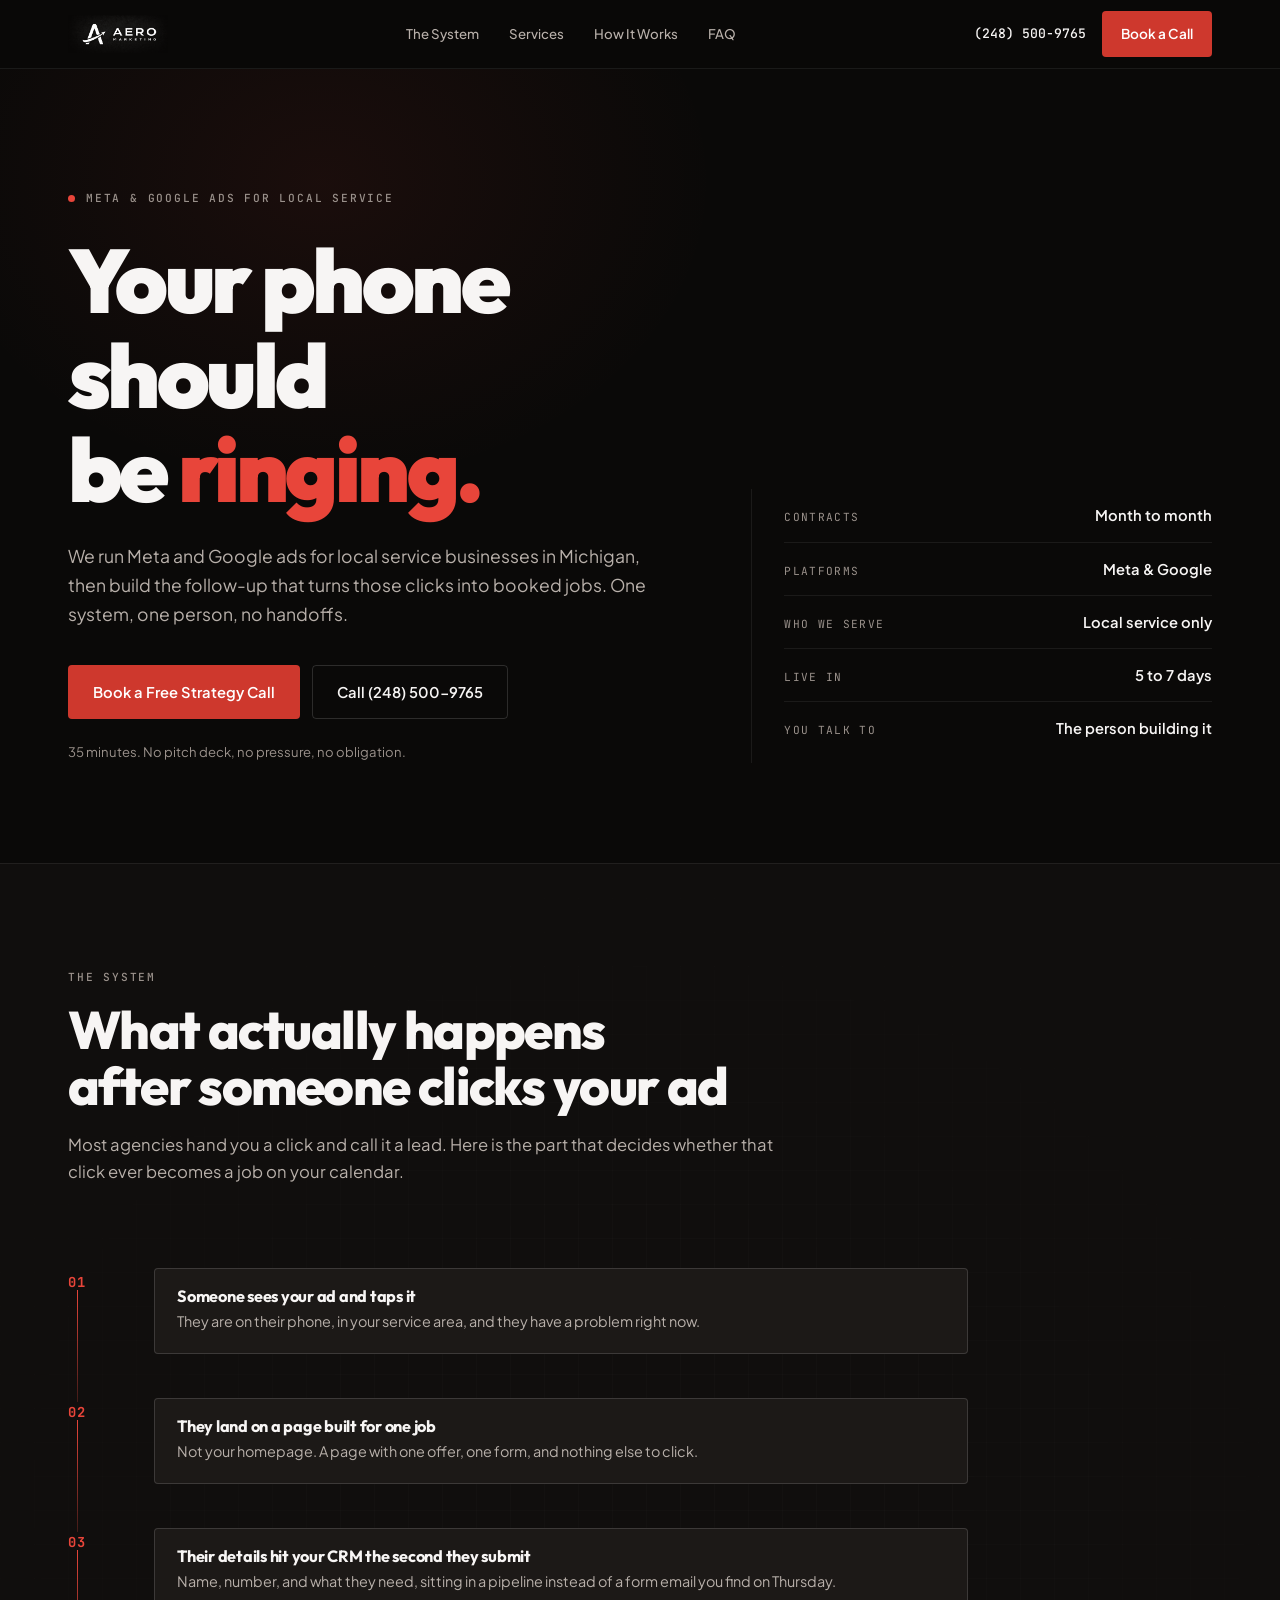
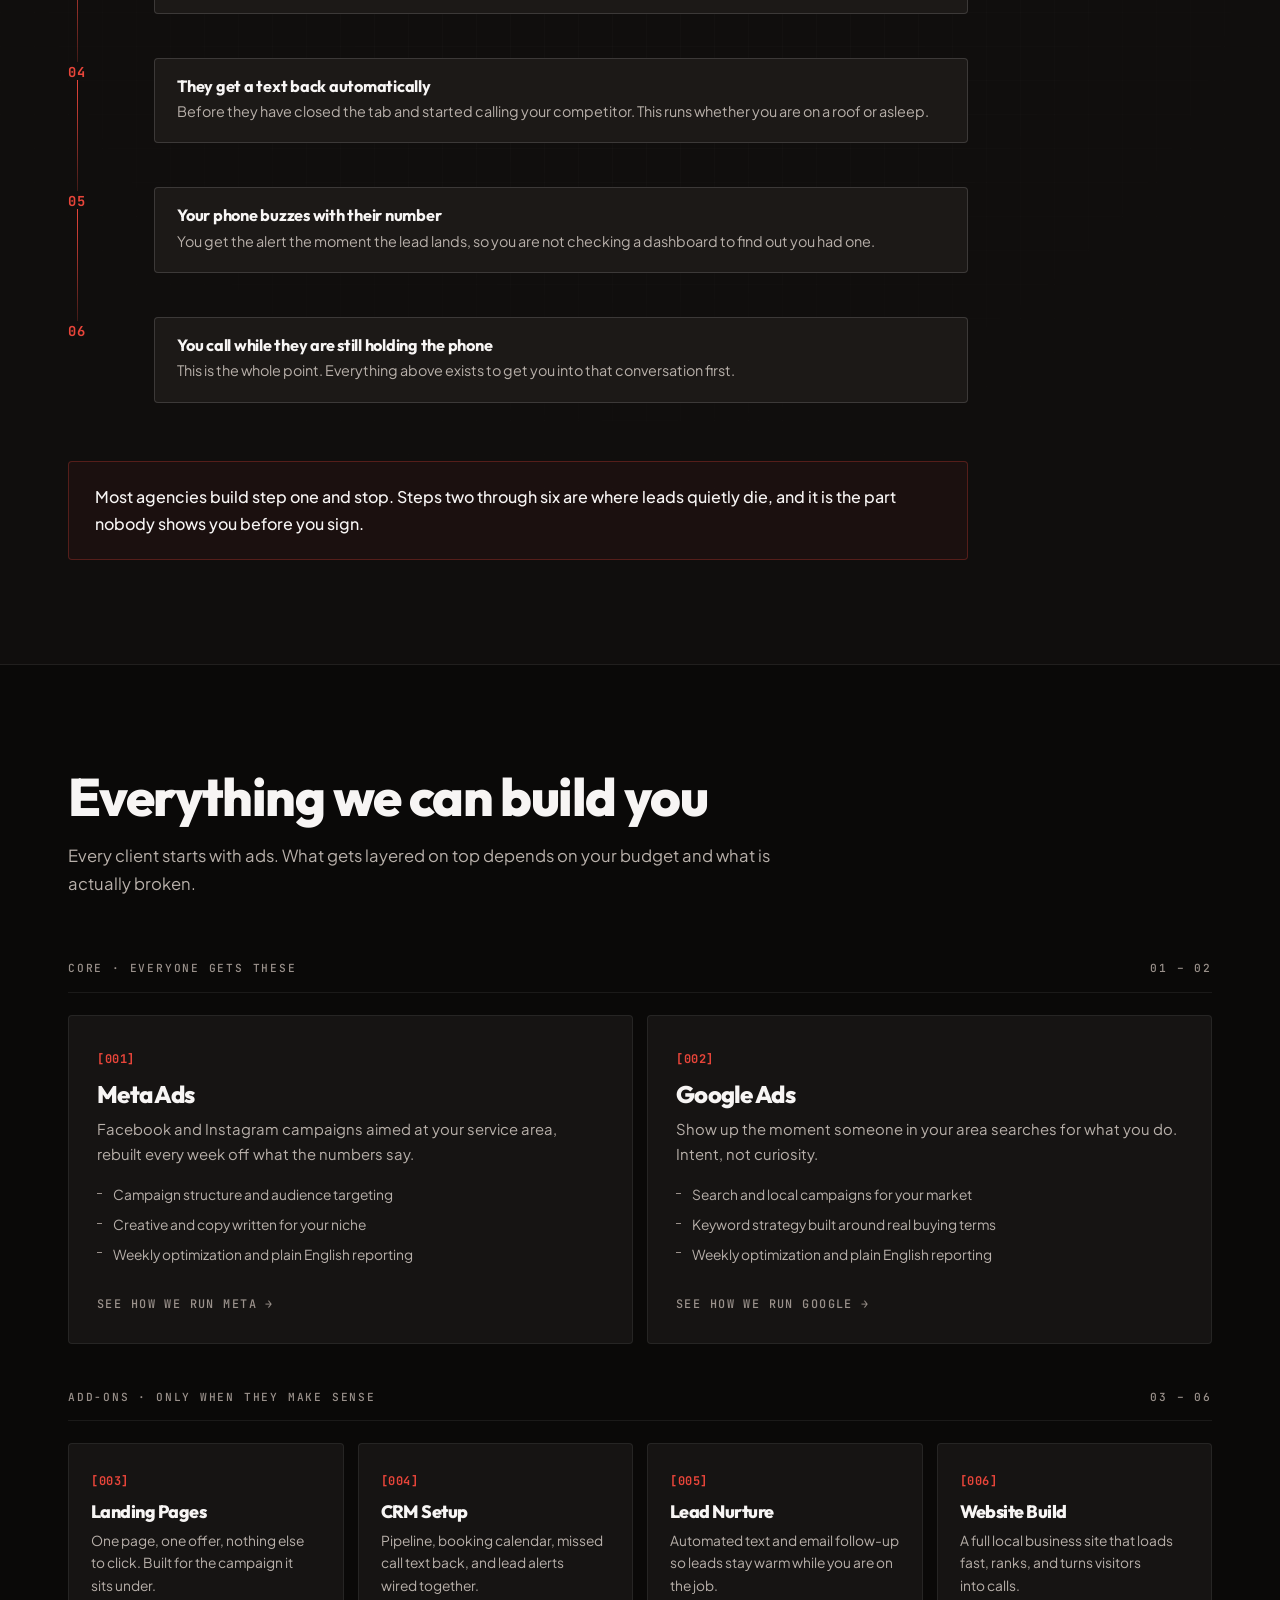
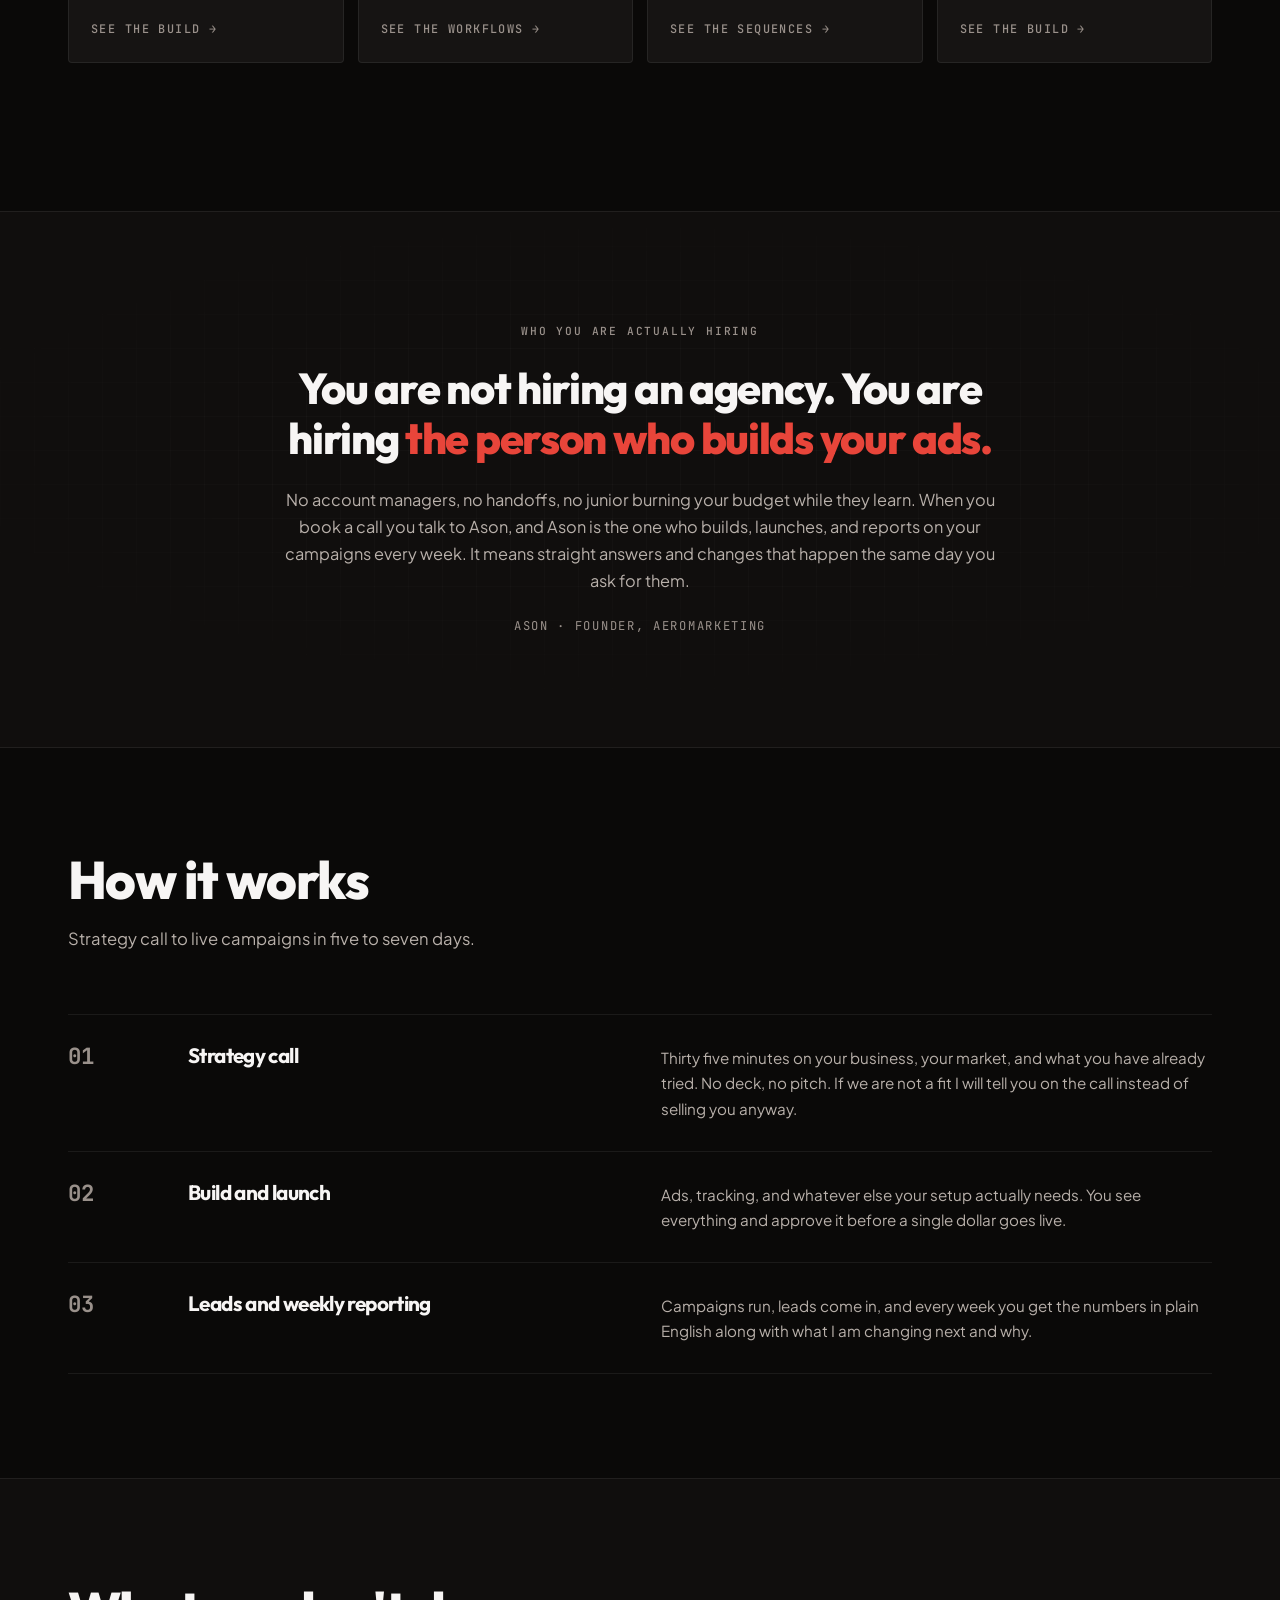
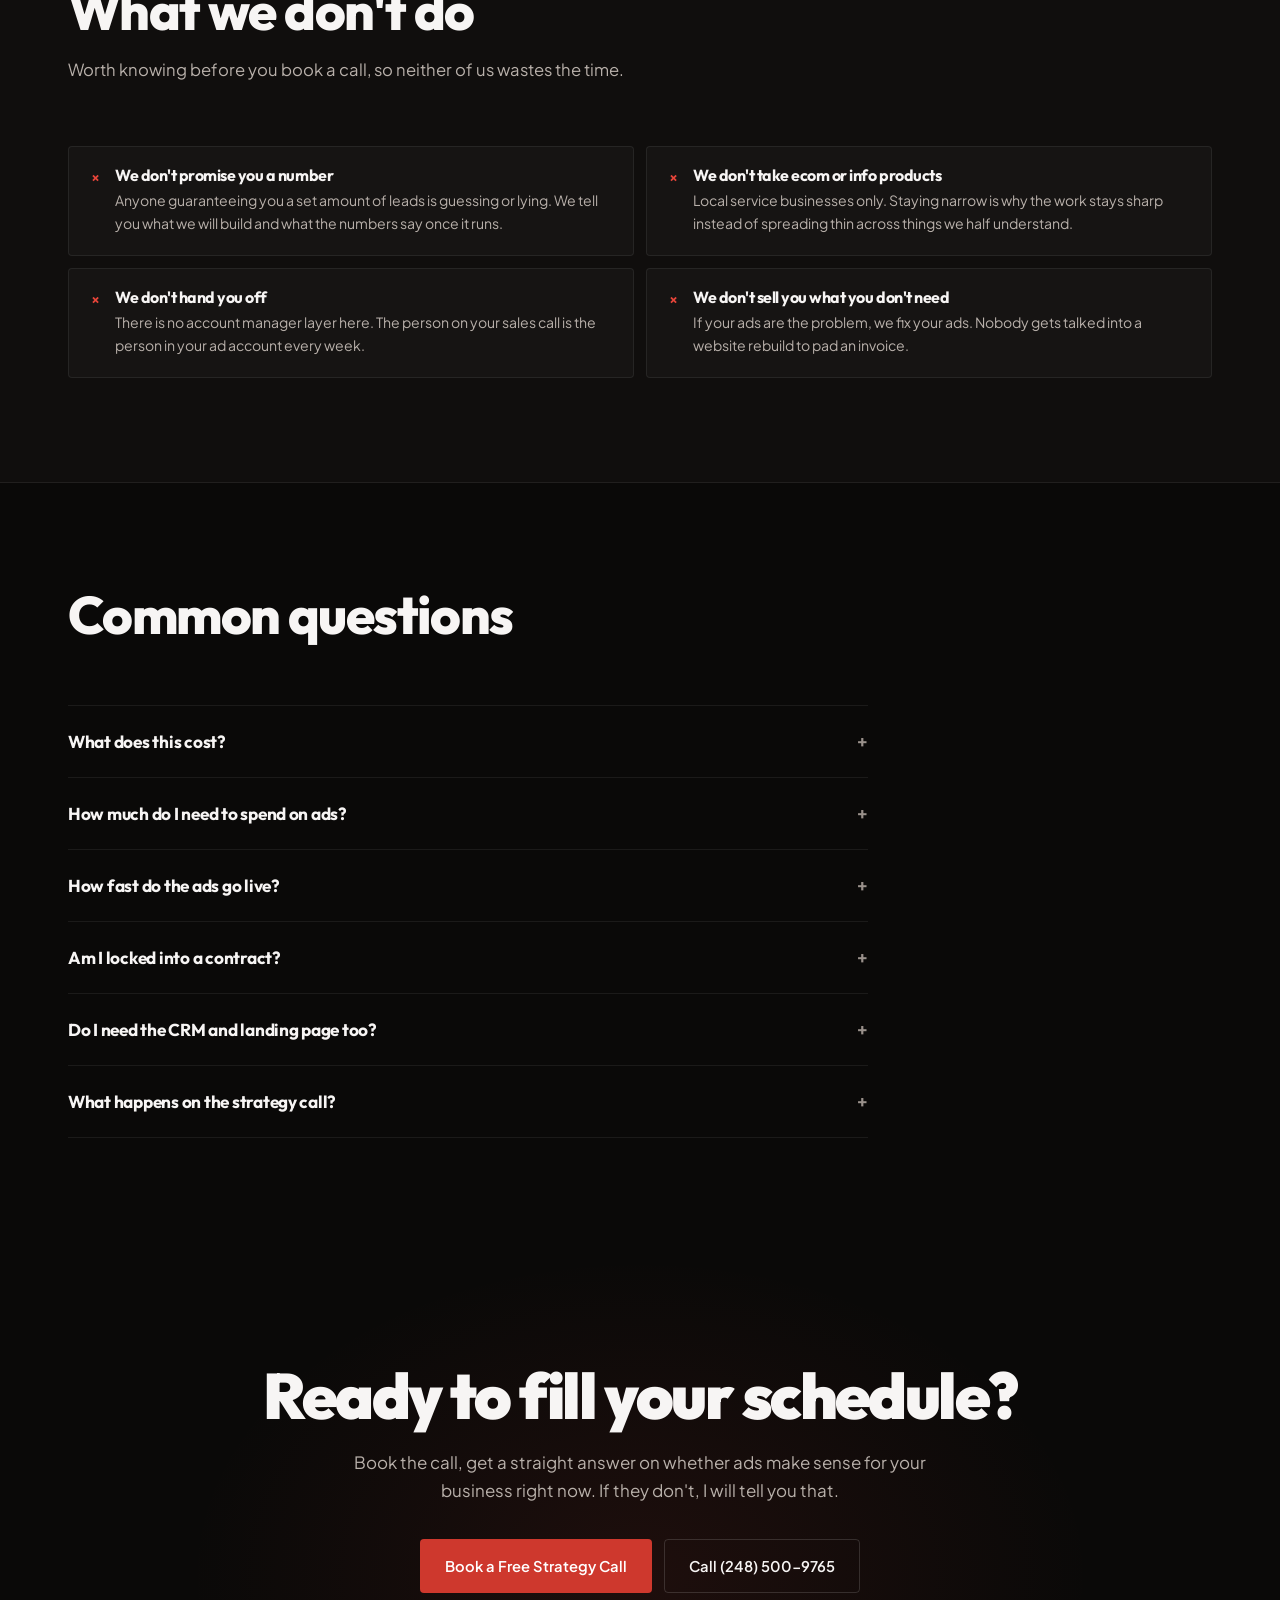
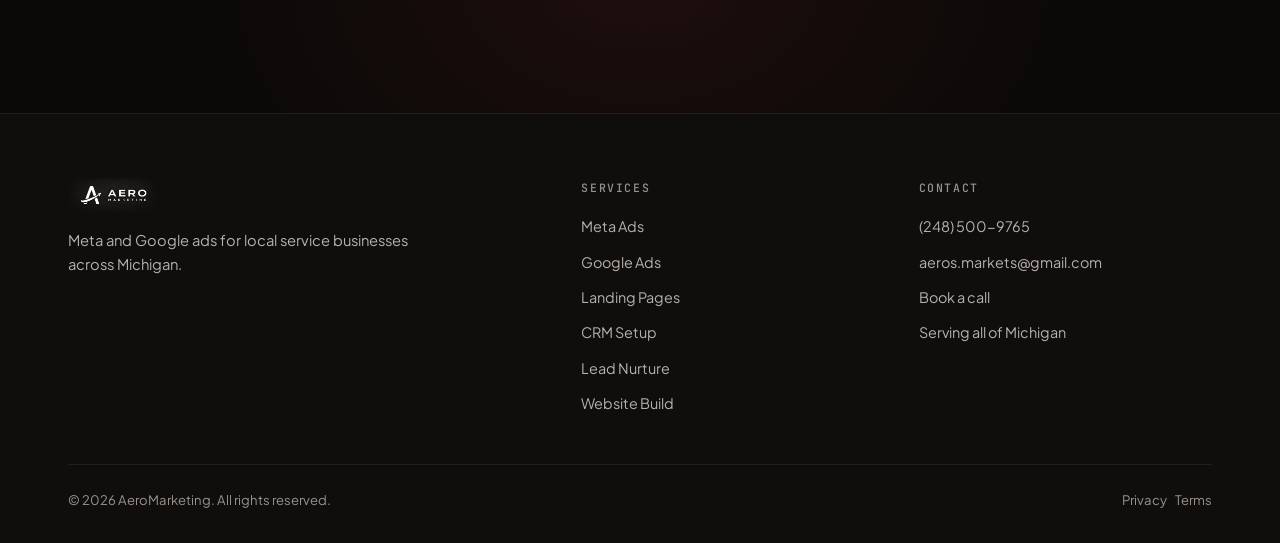
<file: index.html>
<!DOCTYPE html>
<html lang="en">
<head>
<meta charset="UTF-8" />
<meta name="viewport" content="width=device-width, initial-scale=1.0" />
<title>AeroMarketing | Meta &amp; Google Ads for Michigan Local Service Businesses</title>
<meta name="description" content="Meta and Google ads for local service businesses in Michigan. Ads, landing page, CRM and follow-up built as one system by the person you actually talk to." />
<meta property="og:title" content="AeroMarketing | Ads and Follow-Up Built as One System" />
<meta property="og:description" content="Meta and Google ads for local service businesses in Michigan. Ads, landing page, CRM and follow-up built as one system by the person you actually talk to." />
<meta property="og:type" content="website" />
<meta property="og:image" content="og-image.png" />
<link rel="canonical" href="https://www.aeromarketing.org/" />
<link rel="icon" type="image/png" href="favicon.png" />
<link rel="preconnect" href="https://fonts.googleapis.com" />
<link rel="preconnect" href="https://fonts.gstatic.com" crossorigin />
<link href="https://fonts.googleapis.com/css2?family=Outfit:wght@500;700;800;900&family=Plus+Jakarta+Sans:wght@400;500;600;700&family=JetBrains+Mono:wght@400;500;700&display=swap" rel="stylesheet" />
<script type="application/ld+json">
{
  "@context": "https://schema.org",
  "@type": "ProfessionalService",
  "name": "AeroMarketing",
  "description": "Meta and Google ads management for local service businesses in Michigan.",
  "telephone": "+1-248-500-9765",
  "email": "aeros.markets@gmail.com",
  "url": "https://www.aeromarketing.org/",
  "areaServed": { "@type": "State", "name": "Michigan" },
  "address": { "@type": "PostalAddress", "addressRegion": "MI", "addressCountry": "US" },
  "founder": { "@type": "Person", "name": "Ason" },
  "priceRange": "$$$"
}
</script>
<style>
:root{
  --bg:#0A0908;
  --bg-alt:#100E0D;
  --card:#161413;
  --card-hi:#1C1917;
  --accent:#E8453A;
  --accent-btn:#CE382D;
  --accent-btn-h:#B62F26;
  --heading:#F7F5F4;
  --body:#B8B0AA;
  --muted:#9A918B;
  --border:rgba(255,255,255,0.07);
  --border-hi:rgba(255,255,255,0.14);
  --radius:4px;
  --font-d:'Outfit',sans-serif;
  --font-b:'Plus Jakarta Sans',sans-serif;
  --font-m:'JetBrains Mono',monospace;
  --max:1200px;
  --ease:cubic-bezier(0.23,1,0.32,1);
}

*,*::before,*::after{box-sizing:border-box;margin:0;padding:0}
html{scroll-behavior:smooth;-webkit-text-size-adjust:100%}
body{
  font-family:var(--font-b);background:var(--bg);color:var(--body);
  line-height:1.65;-webkit-font-smoothing:antialiased;overflow-x:hidden;
}
h1,h2,h3,h4{font-family:var(--font-d);color:var(--heading);line-height:1.05;letter-spacing:-0.03em;text-wrap:balance}
p{text-wrap:pretty}
a{color:inherit;text-decoration:none}
img{display:block;max-width:100%;height:auto}
::selection{background:var(--accent);color:#fff}

.wrap{max-width:var(--max);margin:0 auto;padding:0 28px}

/* monospace label */
.mono{
  font-family:var(--font-m);font-size:.7rem;font-weight:500;
  letter-spacing:.16em;text-transform:uppercase;color:var(--muted);
}

/* ============ HEADER ============ */
.hdr{
  position:sticky;top:0;z-index:100;
  background:rgba(10,9,8,.82);backdrop-filter:blur(14px);
  border-bottom:1px solid var(--border);
}
.hdr-in{
  max-width:var(--max);margin:0 auto;padding:0 28px;height:68px;
  display:flex;align-items:center;justify-content:space-between;gap:24px;
}
.hdr-logo img{height:38px;width:auto;mix-blend-mode:screen}
.hdr-nav{display:flex;align-items:center;gap:30px}
.hdr-nav a{
  font-size:.83rem;font-weight:500;color:var(--body);
  transition:color .18s var(--ease);
}
.hdr-r{display:flex;align-items:center;gap:16px}
.hdr-tel{font-family:var(--font-m);font-size:.82rem;font-weight:500;color:var(--heading);white-space:nowrap}

/* ============ BUTTONS ============ */
.btn{
  display:inline-flex;align-items:center;justify-content:center;gap:9px;
  font-family:var(--font-b);font-weight:600;font-size:.92rem;
  padding:14px 24px;border-radius:var(--radius);min-height:48px;
  border:1px solid transparent;cursor:pointer;text-align:center;
  transition:background .18s var(--ease),border-color .18s var(--ease),transform .16s var(--ease);
}
.btn-p{background:var(--accent-btn);color:#fff}
.btn-o{background:transparent;color:var(--heading);border-color:var(--border-hi)}
.btn-s{padding:11px 18px;min-height:42px;font-size:.85rem}
.btn:active{transform:scale(.975);transition-duration:100ms}
@media (hover:hover) and (pointer:fine){
  .btn-p:hover{background:var(--accent-btn-h)}
  .btn-o:hover{border-color:var(--heading);background:rgba(255,255,255,.04)}
  .hdr-nav a:hover{color:var(--heading)}
}

/* ============ REVEAL ============ */
@media (prefers-reduced-motion:no-preference){
  .rev{opacity:0;transform:translateY(20px);
    transition:opacity .62s var(--ease),transform .62s var(--ease)}
  .rev.on{opacity:1;transform:none}
  .rev[data-d="1"]{transition-delay:60ms}
  .rev[data-d="2"]{transition-delay:120ms}
  .rev[data-d="3"]{transition-delay:180ms}
  .rev[data-d="4"]{transition-delay:240ms}
}

/* ============ HERO ============ */
.hero{position:relative;padding:120px 0 100px;overflow:hidden}
.hero::before{
  content:'';position:absolute;top:-30%;left:-10%;
  width:900px;height:700px;pointer-events:none;
  background:radial-gradient(ellipse at center,rgba(232,69,58,.075) 0%,transparent 62%);
}
.hero-in{position:relative;display:grid;grid-template-columns:1.15fr .85fr;gap:60px;align-items:end}
.hero-tag{display:flex;align-items:center;gap:11px;margin-bottom:26px}
.hero-tag span:first-child{
  width:7px;height:7px;border-radius:50%;background:var(--accent);flex:none;
}
.hero h1{
  font-size:clamp(3rem,7.4vw,5.6rem);font-weight:900;
  letter-spacing:-.04em;margin-bottom:26px;
}
.hero h1 em{font-style:normal;color:var(--accent)}
.hero-sub{font-size:1.1rem;max-width:47ch;margin-bottom:36px}
.hero-cta{display:flex;flex-wrap:wrap;gap:12px}
.hero-note{margin-top:22px;font-size:.82rem;color:var(--muted)}

/* right rail */
.rail{border-left:1px solid var(--border);padding-left:32px;padding-bottom:8px}
.rail-row{
  display:flex;justify-content:space-between;align-items:baseline;gap:16px;
  padding:14px 0;border-bottom:1px solid var(--border);
}
.rail-row:last-child{border-bottom:0}
.rail-k{font-family:var(--font-m);font-size:.7rem;letter-spacing:.12em;text-transform:uppercase;color:var(--muted)}
.rail-v{font-size:.92rem;font-weight:600;color:var(--heading);text-align:right}

/* ============ SECTION ============ */
.sec{padding:104px 0;position:relative}
.sec-alt{background:var(--bg-alt);border-top:1px solid var(--border);border-bottom:1px solid var(--border)}
.sec-hd{max-width:60ch;margin-bottom:62px}
.sec-hd h2{font-size:clamp(2.1rem,4.4vw,3.3rem);font-weight:800;margin-bottom:18px}
.sec-hd p{font-size:1.04rem}

/* ============ MACHINE (signature) ============ */
.machine{position:relative}
.machine .wrap{position:relative}
.grid-tex{
  position:absolute;inset:0;pointer-events:none;opacity:.5;
  background-image:linear-gradient(rgba(255,255,255,.028) 1px,transparent 1px),
                   linear-gradient(90deg,rgba(255,255,255,.028) 1px,transparent 1px);
  background-size:34px 34px;
  -webkit-mask-image:radial-gradient(ellipse 78% 62% at 50% 45%,#000 30%,transparent 78%);
  mask-image:radial-gradient(ellipse 78% 62% at 50% 45%,#000 30%,transparent 78%);
}
.flow{position:relative;display:grid;gap:0;max-width:900px}
.step{
  position:relative;display:grid;grid-template-columns:64px 1fr;gap:22px;
  padding:20px 0 24px;
}
.step-n{
  font-family:var(--font-m);font-size:.86rem;font-weight:700;letter-spacing:.04em;
  color:var(--muted);padding-top:3px;
  transition:color .5s var(--ease);
}
.step.on .step-n{color:var(--accent)}
.step-b{
  background:var(--card);border:1px solid var(--border);border-radius:var(--radius);
  padding:19px 22px;position:relative;
  transition:border-color .5s var(--ease),background .5s var(--ease);
}
.step.on .step-b{border-color:var(--border-hi);background:var(--card-hi)}
.step-b h4{font-size:1.02rem;font-weight:700;letter-spacing:-.015em;margin-bottom:5px}
.step-b p{font-size:.9rem;margin:0}
/* connector */
.step::after{
  content:'';position:absolute;left:9px;top:42px;bottom:-24px;width:1px;
  background:linear-gradient(180deg,var(--accent) 0%,rgba(232,69,58,.22) 100%);
  transform:scaleY(0);transform-origin:top;
  transition:transform .55s var(--ease);
}
.step:last-child::after{display:none}
.step.on::after{transform:scaleY(1)}
@media (prefers-reduced-motion:reduce){
  .step::after{transform:scaleY(1)}
  .step .step-n,.step .step-b{transition:none}
}
.flow-foot{
  margin-top:34px;max-width:900px;padding:22px 26px;border-radius:var(--radius);
  border:1px solid rgba(232,69,58,.28);background:rgba(232,69,58,.05);
}
.flow-foot p{color:var(--heading);font-size:1rem;font-weight:500;margin:0}

/* ============ SERVICES ============ */
.svc-lead{
  display:flex;align-items:baseline;justify-content:space-between;
  gap:20px;padding-bottom:14px;margin-bottom:22px;border-bottom:1px solid var(--border);
}
.svc-grid{display:grid;grid-template-columns:1fr 1fr;gap:14px;margin-bottom:44px}
.svc{
  display:block;background:var(--card);border:1px solid var(--border);
  border-radius:var(--radius);padding:28px;position:relative;
  transition:border-color .22s var(--ease),background .22s var(--ease),transform .22s var(--ease);
}
@media (hover:hover) and (pointer:fine){
  .svc:hover{border-color:var(--border-hi);background:var(--card-hi);transform:translateY(-3px)}
  .svc:hover .svc-go{color:var(--accent)}
}
.svc-n{font-family:var(--font-m);font-size:.75rem;font-weight:700;color:var(--accent);letter-spacing:.05em}
.svc h3{font-size:1.5rem;font-weight:800;margin:12px 0 10px}
.svc p{font-size:.93rem;margin-bottom:18px}
.svc-ul{list-style:none;display:grid;gap:7px;margin-bottom:22px}
.svc-ul li{font-size:.86rem;padding-left:16px;position:relative;color:var(--body)}
.svc-ul li::before{
  content:'';position:absolute;left:0;top:.62em;width:5px;height:1px;background:var(--muted);
}
.svc-go{
  font-family:var(--font-m);font-size:.74rem;font-weight:500;letter-spacing:.12em;
  text-transform:uppercase;color:var(--muted);transition:color .22s var(--ease);
}
.svc-grid-4{grid-template-columns:repeat(4,1fr)}
.svc-sm{padding:22px}
.svc-sm h3{font-size:1.12rem;margin:10px 0 8px}
.svc-sm p{font-size:.86rem;margin-bottom:16px}

/* ============ FOUNDER ============ */
.founder{position:relative;padding:110px 0;background:var(--bg-alt);overflow:hidden;
  border-top:1px solid var(--border);border-bottom:1px solid var(--border)}
.founder .grid-tex{opacity:.75}
.founder-in{position:relative;max-width:820px;margin:0 auto;text-align:center;padding:0 28px}
.founder-q{
  font-family:var(--font-d);font-size:clamp(1.7rem,3.6vw,2.7rem);font-weight:800;
  color:var(--heading);line-height:1.16;letter-spacing:-.03em;margin:22px 0 24px;
}
.founder-q em{font-style:normal;color:var(--accent)}
.founder-sub{font-size:1.02rem;max-width:60ch;margin:0 auto 22px}
.founder-by{font-family:var(--font-m);font-size:.76rem;letter-spacing:.14em;text-transform:uppercase;color:var(--muted)}

/* ============ LEDGER (how it works) ============ */
.ledger{border-top:1px solid var(--border)}
.led{
  display:grid;grid-template-columns:88px 1fr 1.25fr;gap:32px;align-items:start;
  padding:30px 0;border-bottom:1px solid var(--border);
  transition:background .22s var(--ease);
}
.led-n{font-family:var(--font-m);font-size:1.4rem;font-weight:700;color:var(--muted);line-height:1}
.led h3{font-size:1.3rem;font-weight:700}
.led p{font-size:.95rem;margin:0}

/* ============ NOT US ============ */
.not-grid{display:grid;grid-template-columns:1fr 1fr;gap:12px}
.not{
  display:flex;gap:15px;align-items:flex-start;
  padding:20px 22px;border:1px solid var(--border);border-radius:var(--radius);
  background:var(--card);
}
.not-x{
  font-family:var(--font-m);font-size:.95rem;font-weight:700;color:var(--accent);
  line-height:1.4;flex:none;
}
.not h4{font-size:1rem;font-weight:700;margin-bottom:5px}
.not p{font-size:.88rem;margin:0}

/* ============ FAQ ============ */
.faq{max-width:800px;border-top:1px solid var(--border)}
.fq{border-bottom:1px solid var(--border)}
.fq-q{
  width:100%;background:none;border:0;cursor:pointer;text-align:left;
  display:flex;justify-content:space-between;align-items:center;gap:24px;
  padding:24px 0;font-family:var(--font-d);font-size:1.08rem;font-weight:700;
  color:var(--heading);letter-spacing:-.015em;
}
.fq-i{font-family:var(--font-m);font-size:1.1rem;color:var(--muted);flex:none;
  transition:transform .28s var(--ease),color .28s var(--ease)}
.fq.open .fq-i{transform:rotate(45deg);color:var(--accent)}
.fq-a{display:grid;grid-template-rows:0fr;transition:grid-template-rows .34s var(--ease)}
.fq.open .fq-a{grid-template-rows:1fr}
.fq-a>div{overflow:hidden}
.fq-a p{padding-bottom:24px;font-size:.95rem;max-width:66ch}
@media (prefers-reduced-motion:reduce){.fq-a{transition:none}}

/* ============ FINAL CTA ============ */
.fcta{position:relative;padding:120px 0;text-align:center;overflow:hidden}
.fcta::before{
  content:'';position:absolute;bottom:-45%;left:50%;transform:translateX(-50%);
  width:1000px;height:700px;pointer-events:none;
  background:radial-gradient(ellipse at center,rgba(232,69,58,.09) 0%,transparent 64%);
}
.fcta-in{position:relative}
.fcta h2{font-size:clamp(2.3rem,5.4vw,4rem);font-weight:900;letter-spacing:-.04em;margin-bottom:20px}
.fcta p{font-size:1.06rem;max-width:52ch;margin:0 auto 34px}
.fcta-cta{display:flex;flex-wrap:wrap;gap:12px;justify-content:center}

/* ============ FOOTER ============ */
.ftr{border-top:1px solid var(--border);padding:64px 0 32px;background:var(--bg-alt)}
.ftr-top{display:grid;grid-template-columns:1.6fr 1fr 1fr;gap:44px;margin-bottom:48px}
.ftr-logo img{height:34px;width:auto;mix-blend-mode:screen;margin-bottom:16px}
.ftr-tag{font-size:.92rem;max-width:34ch}
.ftr h5{font-family:var(--font-m);font-size:.72rem;font-weight:500;letter-spacing:.14em;
  text-transform:uppercase;color:var(--muted);margin-bottom:16px}
.ftr ul{list-style:none;display:grid;gap:9px}
.ftr ul a{font-size:.9rem;color:var(--body);transition:color .18s var(--ease)}
@media (hover:hover) and (pointer:fine){.ftr ul a:hover{color:var(--heading)}}
.ftr-btm{
  border-top:1px solid var(--border);padding-top:24px;
  display:flex;justify-content:space-between;flex-wrap:wrap;gap:14px;
  font-size:.82rem;color:var(--muted);
}
.ftr-btm a{color:var(--muted)}

/* ============ MOBILE STICKY ============ */
.msb{display:none}

/* ============ RESPONSIVE ============ */
@media (max-width:1000px){
  .hero-in{grid-template-columns:1fr;gap:44px;align-items:start}
  .rail{border-left:0;border-top:1px solid var(--border);padding-left:0;padding-top:8px}
  .svc-grid-4{grid-template-columns:1fr 1fr}
  .ftr-top{grid-template-columns:1fr 1fr}
}
@media (max-width:820px){
  .hdr-nav{display:none}
}
@media (max-width:720px){
  .wrap{padding:0 20px}
  .hero{padding:76px 0 68px}
  .sec{padding:76px 0}
  .sec-hd{margin-bottom:44px}
  .svc-grid,.svc-grid-4,.not-grid{grid-template-columns:1fr}
  .led{grid-template-columns:52px 1fr;gap:16px 18px}
  .led p{grid-column:2}
  .step{grid-template-columns:44px 1fr;gap:14px}
  .step::after{left:7px}
  .founder,.fcta{padding:76px 0}
  .ftr-top{grid-template-columns:1fr;gap:34px}
  .hdr-tel{display:none}
  body{padding-bottom:76px}
  .msb{
    display:flex;position:fixed;bottom:0;left:0;right:0;z-index:200;gap:10px;
    padding:12px 16px;background:rgba(16,14,13,.96);backdrop-filter:blur(14px);
    border-top:1px solid var(--border);
  }
  .msb .btn{flex:1;padding:12px 14px}
}
</style>
</head>
<body>

<header class="hdr">
  <div class="hdr-in">
    <a href="#top" class="hdr-logo"><img src="logo.png" alt="AeroMarketing" /></a>
    <nav class="hdr-nav">
      <a href="#machine">The System</a>
      <a href="#services">Services</a>
      <a href="#process">How It Works</a>
      <a href="#faq">FAQ</a>
    </nav>
    <div class="hdr-r">
      <a href="tel:+12485009765" class="hdr-tel">(248) 500-9765</a>
      <a href="book.html" class="btn btn-p btn-s">Book a Call</a>
    </div>
  </div>
</header>

<!-- ============ HERO ============ -->
<section class="hero" id="top">
  <div class="wrap hero-in">
    <div>
      <div class="hero-tag rev"><span></span><span class="mono">Meta &amp; Google Ads for Local Service</span></div>
      <h1 class="rev" data-d="1">Your phone should<br />be <em>ringing.</em></h1>
      <p class="hero-sub rev" data-d="2">We run Meta and Google ads for local service businesses in Michigan, then build the follow-up that turns those clicks into booked jobs. One system, one person, no handoffs.</p>
      <div class="hero-cta rev" data-d="3">
        <a href="book.html" class="btn btn-p">Book a Free Strategy Call</a>
        <a href="tel:+12485009765" class="btn btn-o">Call (248) 500-9765</a>
      </div>
      <p class="hero-note rev" data-d="4">35 minutes. No pitch deck, no pressure, no obligation.</p>
    </div>

    <div class="rail rev" data-d="2">
      <div class="rail-row"><span class="rail-k">Contracts</span><span class="rail-v">Month to month</span></div>
      <div class="rail-row"><span class="rail-k">Platforms</span><span class="rail-v">Meta &amp; Google</span></div>
      <div class="rail-row"><span class="rail-k">Who we serve</span><span class="rail-v">Local service only</span></div>
      <div class="rail-row"><span class="rail-k">Live in</span><span class="rail-v">5 to 7 days</span></div>
      <div class="rail-row"><span class="rail-k">You talk to</span><span class="rail-v">The person building it</span></div>
    </div>
  </div>
</section>

<!-- ============ THE MACHINE / signature move ============ -->
<section class="sec sec-alt machine" id="machine">
  <div class="grid-tex"></div>
  <div class="wrap">
    <div class="sec-hd">
      <div class="mono rev" style="margin-bottom:16px">The System</div>
      <h2 class="rev" data-d="1">What actually happens after someone clicks your ad</h2>
      <p class="rev" data-d="2">Most agencies hand you a click and call it a lead. Here is the part that decides whether that click ever becomes a job on your calendar.</p>
    </div>

    <div class="flow">
      <div class="step">
        <div class="step-n">01</div>
        <div class="step-b">
          <h4>Someone sees your ad and taps it</h4>
          <p>They are on their phone, in your service area, and they have a problem right now.</p>
        </div>
      </div>
      <div class="step">
        <div class="step-n">02</div>
        <div class="step-b">
          <h4>They land on a page built for one job</h4>
          <p>Not your homepage. A page with one offer, one form, and nothing else to click.</p>
        </div>
      </div>
      <div class="step">
        <div class="step-n">03</div>
        <div class="step-b">
          <h4>Their details hit your CRM the second they submit</h4>
          <p>Name, number, and what they need, sitting in a pipeline instead of a form email you find on Thursday.</p>
        </div>
      </div>
      <div class="step">
        <div class="step-n">04</div>
        <div class="step-b">
          <h4>They get a text back automatically</h4>
          <p>Before they have closed the tab and started calling your competitor. This runs whether you are on a roof or asleep.</p>
        </div>
      </div>
      <div class="step">
        <div class="step-n">05</div>
        <div class="step-b">
          <h4>Your phone buzzes with their number</h4>
          <p>You get the alert the moment the lead lands, so you are not checking a dashboard to find out you had one.</p>
        </div>
      </div>
      <div class="step">
        <div class="step-n">06</div>
        <div class="step-b">
          <h4>You call while they are still holding the phone</h4>
          <p>This is the whole point. Everything above exists to get you into that conversation first.</p>
        </div>
      </div>
    </div>

    <div class="flow-foot rev">
      <p>Most agencies build step one and stop. Steps two through six are where leads quietly die, and it is the part nobody shows you before you sign.</p>
    </div>
  </div>
</section>

<!-- ============ SERVICES ============ -->
<section class="sec" id="services">
  <div class="wrap">
    <div class="sec-hd">
      <h2 class="rev">Everything we can build you</h2>
      <p class="rev" data-d="1">Every client starts with ads. What gets layered on top depends on your budget and what is actually broken.</p>
    </div>

    <div class="svc-lead rev">
      <span class="mono">Core · Everyone gets these</span>
      <span class="mono">01 &ndash; 02</span>
    </div>
    <div class="svc-grid">
      <a href="meta-ads.html" class="svc rev">
        <span class="svc-n">[001]</span>
        <h3>Meta Ads</h3>
        <p>Facebook and Instagram campaigns aimed at your service area, rebuilt every week off what the numbers say.</p>
        <ul class="svc-ul">
          <li>Campaign structure and audience targeting</li>
          <li>Creative and copy written for your niche</li>
          <li>Weekly optimization and plain English reporting</li>
        </ul>
        <span class="svc-go">See how we run Meta &rarr;</span>
      </a>
      <a href="google-ads.html" class="svc rev" data-d="1">
        <span class="svc-n">[002]</span>
        <h3>Google Ads</h3>
        <p>Show up the moment someone in your area searches for what you do. Intent, not curiosity.</p>
        <ul class="svc-ul">
          <li>Search and local campaigns for your market</li>
          <li>Keyword strategy built around real buying terms</li>
          <li>Weekly optimization and plain English reporting</li>
        </ul>
        <span class="svc-go">See how we run Google &rarr;</span>
      </a>
    </div>

    <div class="svc-lead rev">
      <span class="mono">Add-ons · Only when they make sense</span>
      <span class="mono">03 &ndash; 06</span>
    </div>
    <div class="svc-grid svc-grid-4">
      <a href="landing-pages.html" class="svc svc-sm rev">
        <span class="svc-n">[003]</span>
        <h3>Landing Pages</h3>
        <p>One page, one offer, nothing else to click. Built for the campaign it sits under.</p>
        <span class="svc-go">See the build &rarr;</span>
      </a>
      <a href="ghl-crm.html" class="svc svc-sm rev" data-d="1">
        <span class="svc-n">[004]</span>
        <h3>CRM Setup</h3>
        <p>Pipeline, booking calendar, missed call text back, and lead alerts wired together.</p>
        <span class="svc-go">See the workflows &rarr;</span>
      </a>
      <a href="lead-nurture.html" class="svc svc-sm rev" data-d="2">
        <span class="svc-n">[005]</span>
        <h3>Lead Nurture</h3>
        <p>Automated text and email follow-up so leads stay warm while you are on the job.</p>
        <span class="svc-go">See the sequences &rarr;</span>
      </a>
      <a href="websites.html" class="svc svc-sm rev" data-d="3">
        <span class="svc-n">[006]</span>
        <h3>Website Build</h3>
        <p>A full local business site that loads fast, ranks, and turns visitors into calls.</p>
        <span class="svc-go">See the build &rarr;</span>
      </a>
    </div>
  </div>
</section>

<!-- ============ FOUNDER ============ -->
<section class="founder">
  <div class="grid-tex"></div>
  <div class="founder-in">
    <div class="mono rev">Who you are actually hiring</div>
    <p class="founder-q rev" data-d="1">You are not hiring an agency. You are hiring <em>the person who builds your ads.</em></p>
    <p class="founder-sub rev" data-d="2">No account managers, no handoffs, no junior burning your budget while they learn. When you book a call you talk to Ason, and Ason is the one who builds, launches, and reports on your campaigns every week. It means straight answers and changes that happen the same day you ask for them.</p>
    <p class="founder-by rev" data-d="3">Ason &middot; Founder, AeroMarketing</p>
  </div>
</section>

<!-- ============ HOW IT WORKS ============ -->
<section class="sec" id="process">
  <div class="wrap">
    <div class="sec-hd">
      <h2 class="rev">How it works</h2>
      <p class="rev" data-d="1">Strategy call to live campaigns in five to seven days.</p>
    </div>
    <div class="ledger">
      <div class="led rev">
        <div class="led-n">01</div>
        <h3>Strategy call</h3>
        <p>Thirty five minutes on your business, your market, and what you have already tried. No deck, no pitch. If we are not a fit I will tell you on the call instead of selling you anyway.</p>
      </div>
      <div class="led rev" data-d="1">
        <div class="led-n">02</div>
        <h3>Build and launch</h3>
        <p>Ads, tracking, and whatever else your setup actually needs. You see everything and approve it before a single dollar goes live.</p>
      </div>
      <div class="led rev" data-d="2">
        <div class="led-n">03</div>
        <h3>Leads and weekly reporting</h3>
        <p>Campaigns run, leads come in, and every week you get the numbers in plain English along with what I am changing next and why.</p>
      </div>
    </div>
  </div>
</section>

<!-- ============ WHAT WE DON'T DO ============ -->
<section class="sec sec-alt">
  <div class="wrap">
    <div class="sec-hd">
      <h2 class="rev">What we don't do</h2>
      <p class="rev" data-d="1">Worth knowing before you book a call, so neither of us wastes the time.</p>
    </div>
    <div class="not-grid">
      <div class="not rev">
        <span class="not-x">&times;</span>
        <div>
          <h4>We don't promise you a number</h4>
          <p>Anyone guaranteeing you a set amount of leads is guessing or lying. We tell you what we will build and what the numbers say once it runs.</p>
        </div>
      </div>
      <div class="not rev" data-d="1">
        <span class="not-x">&times;</span>
        <div>
          <h4>We don't take ecom or info products</h4>
          <p>Local service businesses only. Staying narrow is why the work stays sharp instead of spreading thin across things we half understand.</p>
        </div>
      </div>
      <div class="not rev" data-d="2">
        <span class="not-x">&times;</span>
        <div>
          <h4>We don't hand you off</h4>
          <p>There is no account manager layer here. The person on your sales call is the person in your ad account every week.</p>
        </div>
      </div>
      <div class="not rev" data-d="3">
        <span class="not-x">&times;</span>
        <div>
          <h4>We don't sell you what you don't need</h4>
          <p>If your ads are the problem, we fix your ads. Nobody gets talked into a website rebuild to pad an invoice.</p>
        </div>
      </div>
    </div>
  </div>
</section>

<!-- ============ FAQ ============ -->
<section class="sec" id="faq">
  <div class="wrap">
    <div class="sec-hd">
      <h2 class="rev">Common questions</h2>
    </div>
    <div class="faq">
      <div class="fq rev">
        <button class="fq-q">What does this cost?<span class="fq-i">+</span></button>
        <div class="fq-a"><div><p>Management is a monthly retainer and ad spend is separate and paid straight to Meta or Google, never through us. The retainer depends on how much we are building and running. You get the actual number on the call, not a range designed to get you to book.</p></div></div>
      </div>
      <div class="fq rev">
        <button class="fq-q">How much do I need to spend on ads?<span class="fq-i">+</span></button>
        <div class="fq-a"><div><p>Below about fifteen hundred a month there is not enough data coming in to optimize against, so you end up paying for management that has nothing to work with. If you are under that we will tell you to wait rather than take the money.</p></div></div>
      </div>
      <div class="fq rev">
        <button class="fq-q">How fast do the ads go live?<span class="fq-i">+</span></button>
        <div class="fq-a"><div><p>Five to seven days from the onboarding call, assuming we get account access and creative approvals back quickly. Ad account or business manager issues are the usual reason it slips.</p></div></div>
      </div>
      <div class="fq rev">
        <button class="fq-q">Am I locked into a contract?<span class="fq-i">+</span></button>
        <div class="fq-a"><div><p>Month to month. If it is not working you can leave. The ad account, the pixel, the landing page and the CRM are all in your name and stay with you either way.</p></div></div>
      </div>
      <div class="fq rev">
        <button class="fq-q">Do I need the CRM and landing page too?<span class="fq-i">+</span></button>
        <div class="fq-a"><div><p>Not necessarily. If you already have a system that catches and follows up on leads fast, we run ads into it. If you are relying on checking a form inbox between jobs, that is usually where the money is leaking and worth fixing first.</p></div></div>
      </div>
      <div class="fq rev">
        <button class="fq-q">What happens on the strategy call?<span class="fq-i">+</span></button>
        <div class="fq-a"><div><p>Thirty five minutes of questions about your business, your market, your capacity, and what has already been tried. At the end you get a straight answer on whether this is a fit. There is no separate technical setup on that call, that is a different conversation entirely and only happens after you decide to work together.</p></div></div>
      </div>
    </div>
  </div>
</section>

<!-- ============ FINAL CTA ============ -->
<section class="fcta">
  <div class="wrap fcta-in">
    <h2 class="rev">Ready to fill your schedule?</h2>
    <p class="rev" data-d="1">Book the call, get a straight answer on whether ads make sense for your business right now. If they don't, I will tell you that.</p>
    <div class="fcta-cta rev" data-d="2">
      <a href="book.html" class="btn btn-p">Book a Free Strategy Call</a>
      <a href="tel:+12485009765" class="btn btn-o">Call (248) 500-9765</a>
    </div>
  </div>
</section>

<!-- ============ FOOTER ============ -->
<footer class="ftr">
  <div class="wrap">
    <div class="ftr-top">
      <div>
        <div class="ftr-logo"><img src="logo.png" alt="AeroMarketing" /></div>
        <p class="ftr-tag">Meta and Google ads for local service businesses across Michigan.</p>
      </div>
      <div>
        <h5>Services</h5>
        <ul>
          <li><a href="meta-ads.html">Meta Ads</a></li>
          <li><a href="google-ads.html">Google Ads</a></li>
          <li><a href="landing-pages.html">Landing Pages</a></li>
          <li><a href="ghl-crm.html">CRM Setup</a></li>
          <li><a href="lead-nurture.html">Lead Nurture</a></li>
          <li><a href="websites.html">Website Build</a></li>
        </ul>
      </div>
      <div>
        <h5>Contact</h5>
        <ul>
          <li><a href="tel:+12485009765">(248) 500-9765</a></li>
          <li><a href="mailto:aeros.markets@gmail.com">aeros.markets@gmail.com</a></li>
          <li><a href="book.html">Book a call</a></li>
          <li><span style="font-size:.9rem">Serving all of Michigan</span></li>
        </ul>
      </div>
    </div>
    <div class="ftr-btm">
      <span>&copy; <span id="yr">2026</span> AeroMarketing. All rights reserved.</span>
      <span><a href="privacy.html">Privacy</a> &nbsp;&nbsp; <a href="terms.html">Terms</a></span>
    </div>
  </div>
</footer>

<div class="msb">
  <a href="tel:+12485009765" class="btn btn-o">Call Now</a>
  <a href="book.html" class="btn btn-p">Book a Call</a>
</div>

<script>
// scroll reveal
(function(){
  var io = new IntersectionObserver(function(es){
    es.forEach(function(e){
      if(e.isIntersecting){ e.target.classList.add('on'); io.unobserve(e.target); }
    });
  },{threshold:0.12, rootMargin:'0px 0px -40px 0px'});
  document.querySelectorAll('.rev').forEach(function(el){ io.observe(el); });
})();

// workflow steps light up in sequence
(function(){
  var steps = document.querySelectorAll('.flow .step');
  if(!steps.length) return;
  var so = new IntersectionObserver(function(es){
    es.forEach(function(e){
      if(!e.isIntersecting) return;
      var el = e.target;
      var i = parseInt(el.dataset.i,10) || 0;
      setTimeout(function(){ el.classList.add('on'); }, i * 70);
      so.unobserve(el);
    });
  },{threshold:0.3, rootMargin:'0px 0px -60px 0px'});
  steps.forEach(function(el,i){ el.dataset.i = i % 3; so.observe(el); });
})();

// faq
document.querySelectorAll('.fq-q').forEach(function(q){
  q.setAttribute('aria-expanded','false');
  q.addEventListener('click', function(){
    var item = q.parentElement;
    var wasOpen = item.classList.contains('open');
    document.querySelectorAll('.fq').forEach(function(f){
      f.classList.remove('open');
      f.querySelector('.fq-q').setAttribute('aria-expanded','false');
    });
    if(!wasOpen){
      item.classList.add('open');
      q.setAttribute('aria-expanded','true');
    }
  });
});

document.getElementById('yr').textContent = new Date().getFullYear();
</script>
<!-- GHL Chat Widget -->
<script src="https://widgets.leadconnectorhq.com/loader.js" data-resources-url="https://widgets.leadconnectorhq.com/chat-widget/loader.js" data-widget-id="6a432f056112ba37bb6cda85" data-source="WEB_USER"></script>
</body>
</html>
</file>
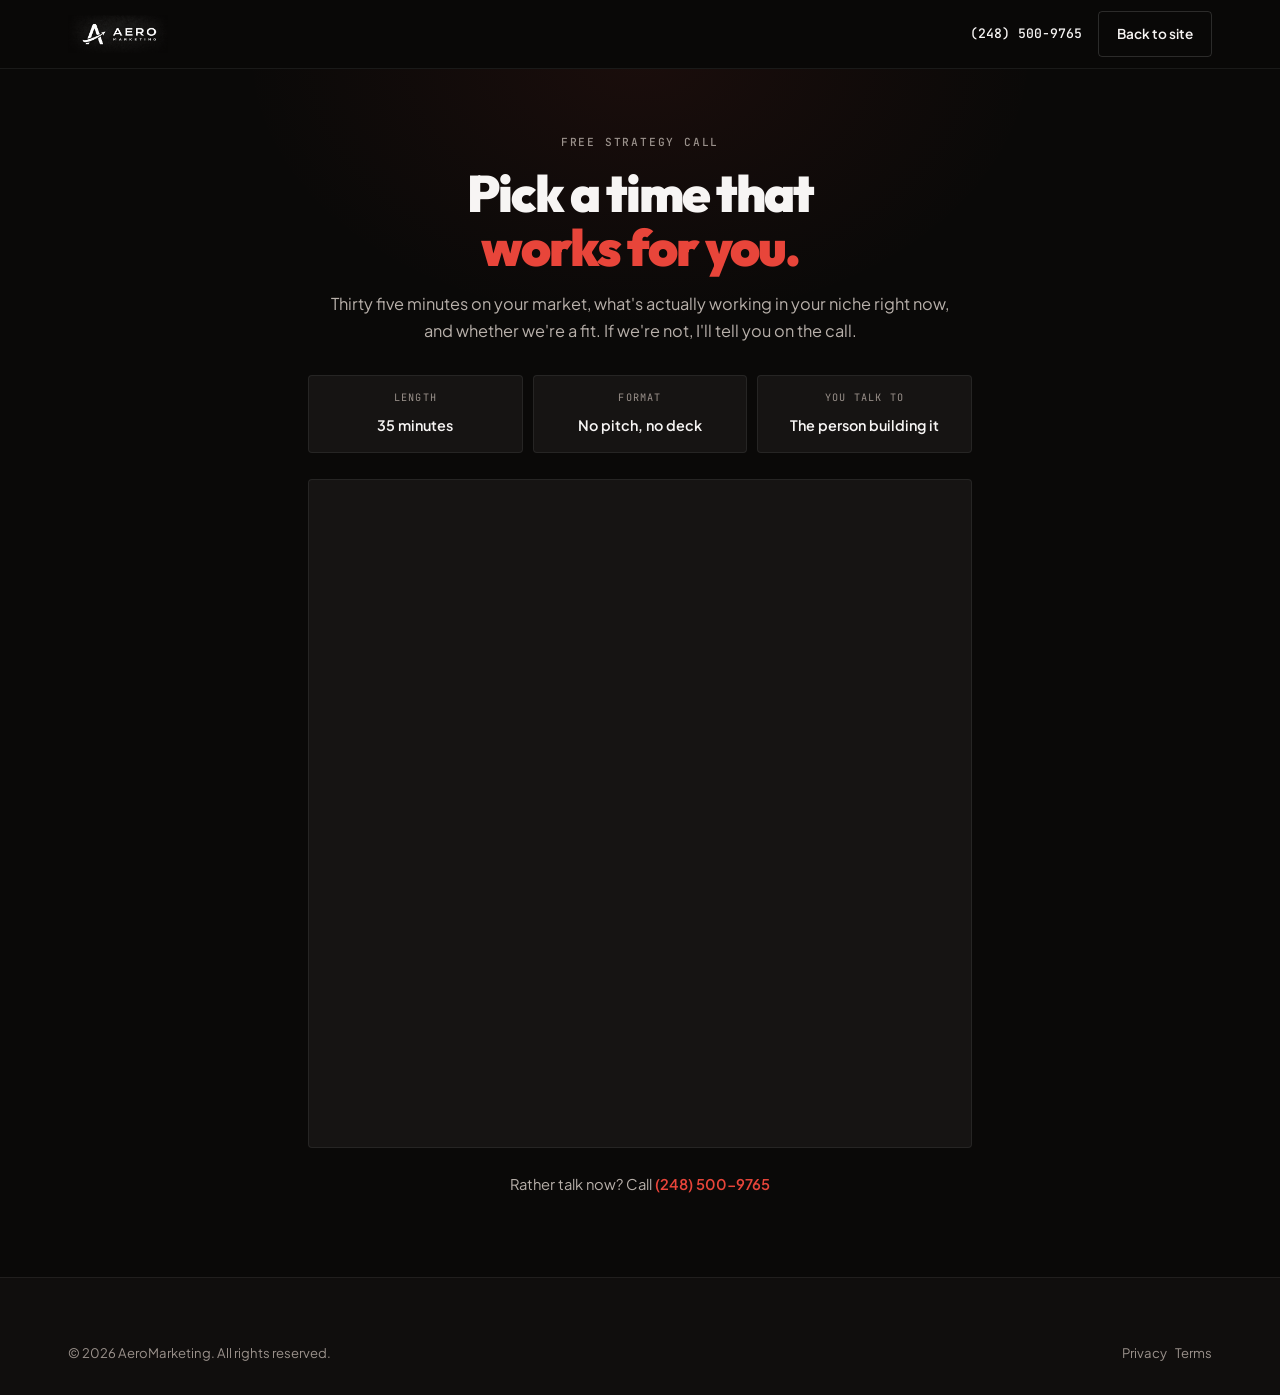
<file: book.html>
<!DOCTYPE html>
<html lang="en">
<head>
<meta charset="UTF-8" />
<meta name="viewport" content="width=device-width, initial-scale=1.0" />
<title>Book Your Free Strategy Call | AeroMarketing</title>
<meta name="description" content="Pick a time that works for you. 35 minutes, no pitch, no pressure. We'll look at your market and whether we're a good fit." />
<meta name="robots" content="noindex, follow" />
<link rel="canonical" href="https://www.aeromarketing.org/book.html" />
<link rel="icon" type="image/png" href="favicon.png" />
<link rel="preconnect" href="https://fonts.googleapis.com" />
<link rel="preconnect" href="https://fonts.gstatic.com" crossorigin />
<link href="https://fonts.googleapis.com/css2?family=Outfit:wght@500;700;800;900&family=Plus+Jakarta+Sans:wght@400;500;600;700&family=JetBrains+Mono:wght@400;500;700&display=swap" rel="stylesheet" />
<link rel="stylesheet" href="site.css" />
<style>
.bk{position:relative;padding:64px 0 80px;overflow:hidden;min-height:70vh}
.bk::before{content:'';position:absolute;top:-26%;left:50%;transform:translateX(-50%);
  width:880px;height:600px;pointer-events:none;
  background:radial-gradient(ellipse at center,rgba(232,69,58,.075) 0%,transparent 64%)}
.bk-in{position:relative;max-width:720px;margin:0 auto;padding:0 28px}
.bk-hd{text-align:center;margin-bottom:30px}
.bk-hd h1{font-size:clamp(2.1rem,4.6vw,3.2rem);font-weight:900;
  letter-spacing:-.04em;margin:16px 0 16px}
.bk-hd h1 em{font-style:normal;color:var(--accent)}
.bk-hd p{font-size:1.02rem;max-width:52ch;margin:0 auto}
.bk-rail{display:grid;grid-template-columns:repeat(3,1fr);gap:10px;margin-bottom:26px}
.bk-r{border:1px solid var(--border);border-radius:var(--radius);
  background:var(--card);padding:14px 16px;text-align:center}
.bk-r span{display:block;font-family:var(--font-m);font-size:.64rem;
  letter-spacing:.12em;text-transform:uppercase;color:var(--muted);margin-bottom:5px}
.bk-r b{font-size:.9rem;font-weight:600;color:var(--heading)}
.bk-card{background:var(--card);border:1px solid var(--border);
  border-radius:var(--radius);padding:10px;overflow:hidden}
.bk-card iframe{width:100%;border:none;overflow:hidden;min-height:640px;border-radius:2px}
.bk-alt{text-align:center;margin-top:24px;font-size:.92rem}
.bk-alt a{color:var(--accent);font-weight:600}
@media (max-width:720px){
  .bk{padding:44px 0 60px}
  .bk-in{padding:0 20px}
  .bk-rail{grid-template-columns:1fr;gap:8px}
  .bk-r{display:flex;justify-content:space-between;align-items:center;text-align:left}
  .bk-r span{margin-bottom:0}
}
</style>
</head>
<body>

<header class="hdr">
  <div class="hdr-in">
    <a href="index.html" class="hdr-logo"><img src="logo.png" alt="AeroMarketing" /></a>
    <div class="hdr-r">
      <a href="tel:+12485009765" class="hdr-tel">(248) 500-9765</a>
      <a href="index.html" class="btn btn-o btn-s">Back to site</a>
    </div>
  </div>
</header>

<main class="bk">
  <div class="bk-in">
    <div class="bk-hd">
      <div class="mono">Free Strategy Call</div>
      <h1>Pick a time that <em>works for you.</em></h1>
      <p>Thirty five minutes on your market, what's actually working in your niche right now, and whether we're a fit. If we're not, I'll tell you on the call.</p>
    </div>

    <div class="bk-rail">
      <div class="bk-r"><span>Length</span><b>35 minutes</b></div>
      <div class="bk-r"><span>Format</span><b>No pitch, no deck</b></div>
      <div class="bk-r"><span>You talk to</span><b>The person building it</b></div>
    </div>

    <div class="bk-card">
      <iframe src="https://api.leadconnectorhq.com/widget/booking/YIvQVUN5PK03oQmG3M1G" scrolling="no" id="YIvQVUN5PK03oQmG3M1G_book" title="Book a strategy call"></iframe>
      <script src="https://link.msgsndr.com/js/form_embed.js" type="text/javascript"></script>
    </div>

    <p class="bk-alt">Rather talk now? Call <a href="tel:+12485009765">(248) 500-9765</a></p>
  </div>
</main>

<footer class="ftr">
  <div class="wrap">
    <div class="ftr-btm" style="border-top:0;padding-top:0">
      <span>&copy; <span id="yr">2026</span> AeroMarketing. All rights reserved.</span>
      <span><a href="privacy.html">Privacy</a> &nbsp;&nbsp; <a href="terms.html">Terms</a></span>
    </div>
  </div>
</footer>

<script src="site.js"></script>
<!-- GHL Chat Widget -->
<script src="https://widgets.leadconnectorhq.com/loader.js" data-resources-url="https://widgets.leadconnectorhq.com/chat-widget/loader.js" data-widget-id="6a432f056112ba37bb6cda85" data-source="WEB_USER"></script>
</body>
</html>
</file>
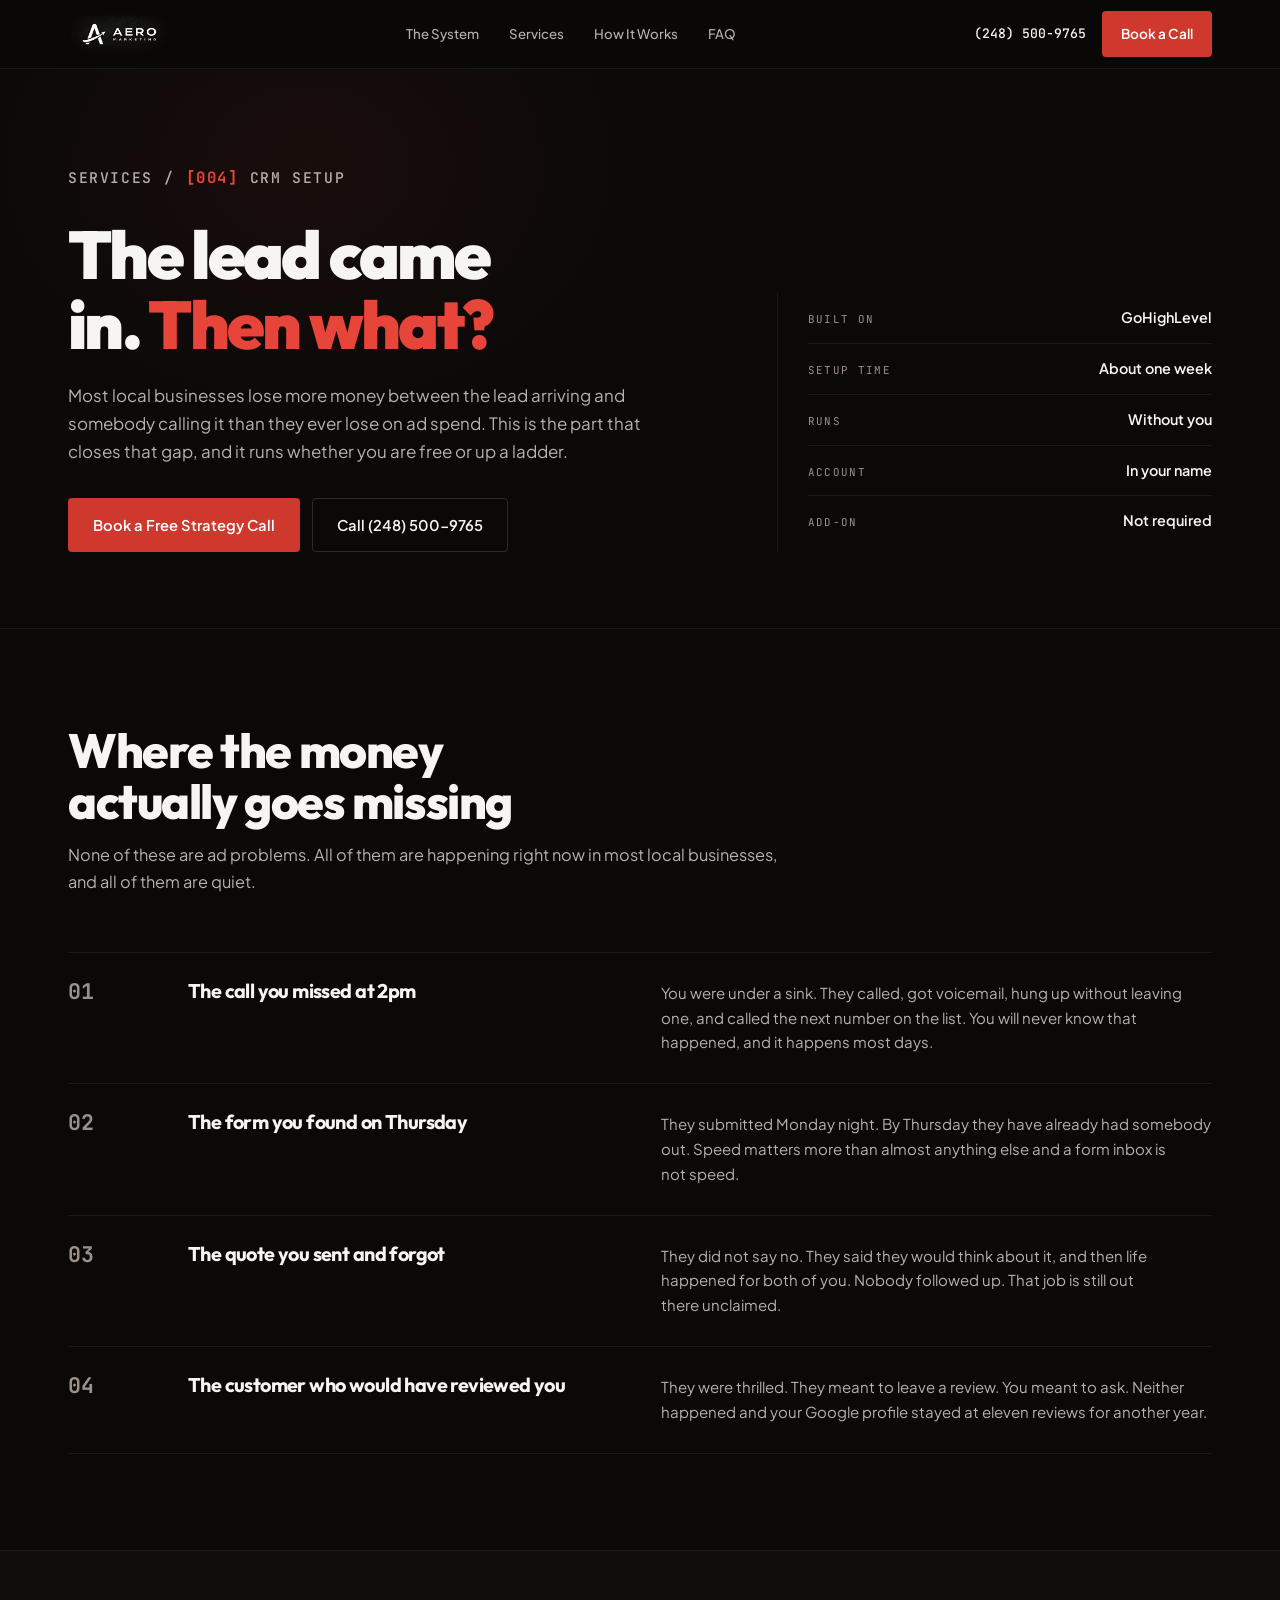
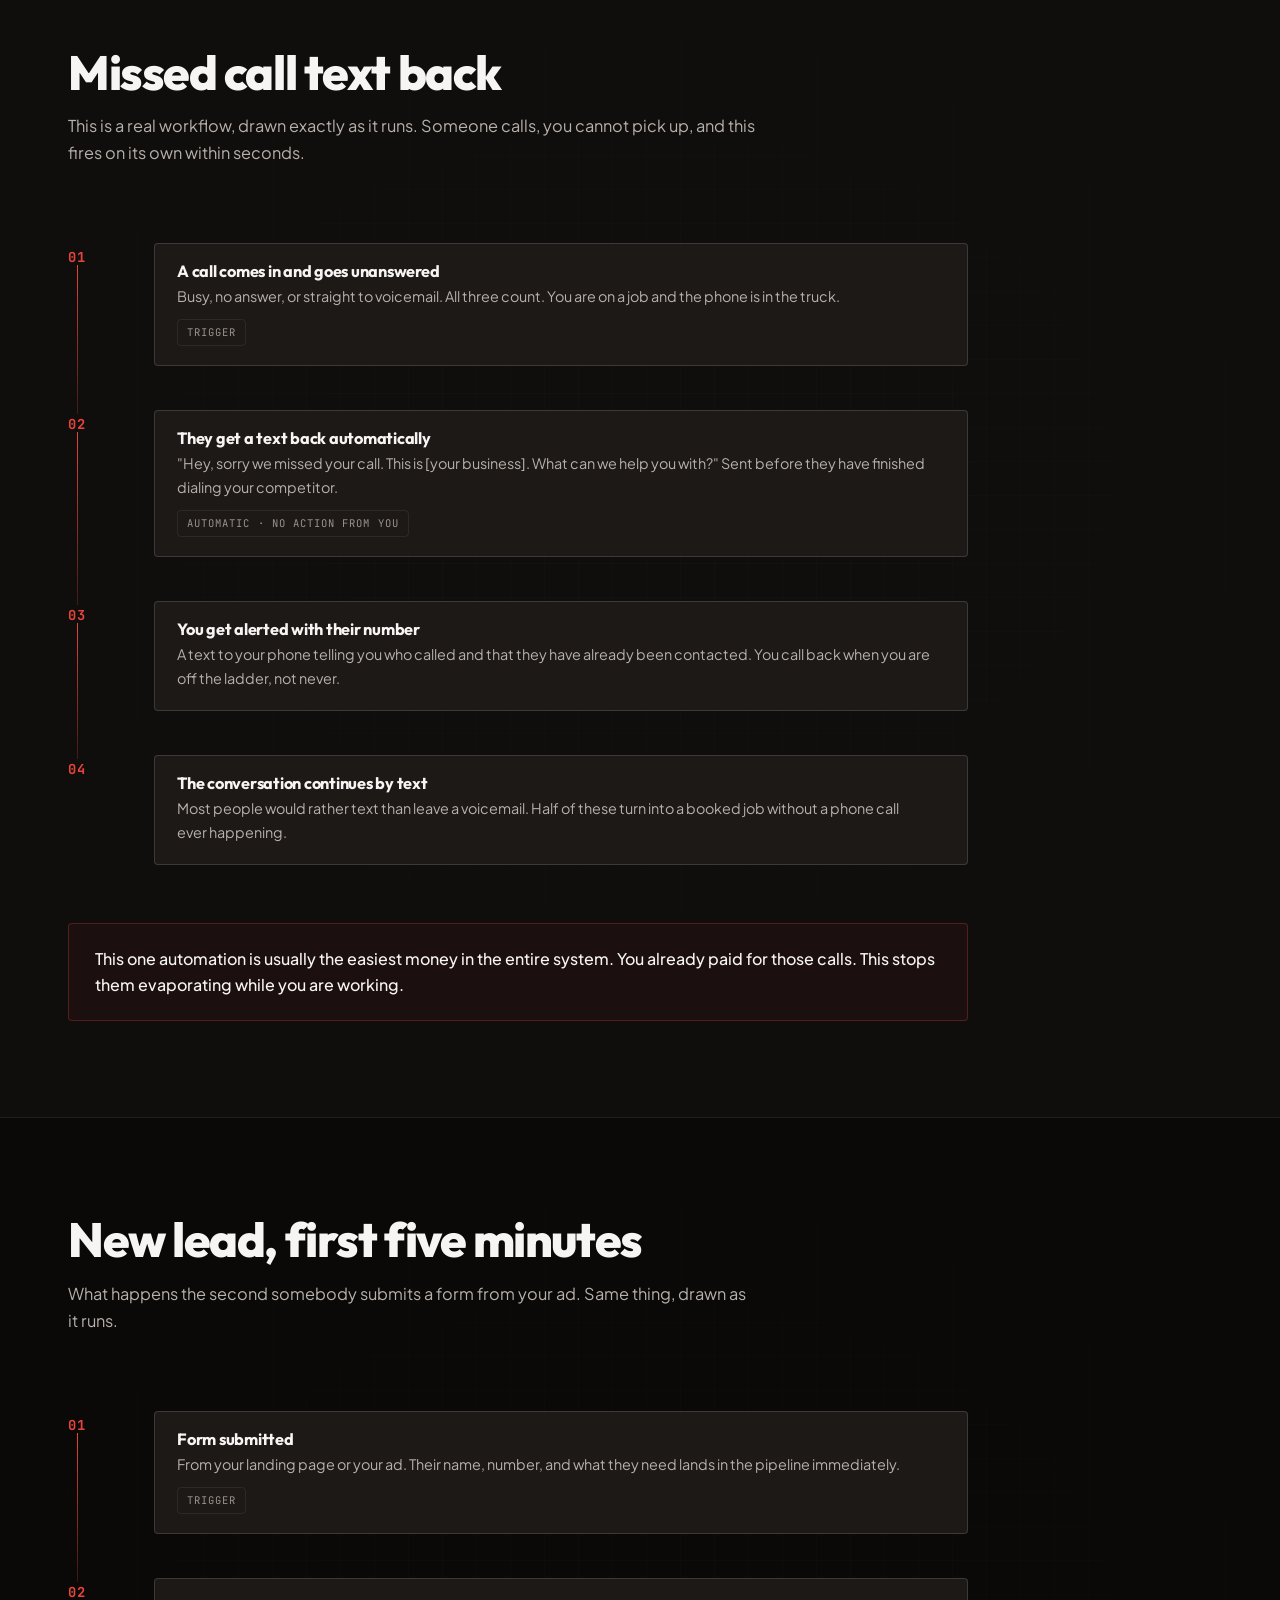
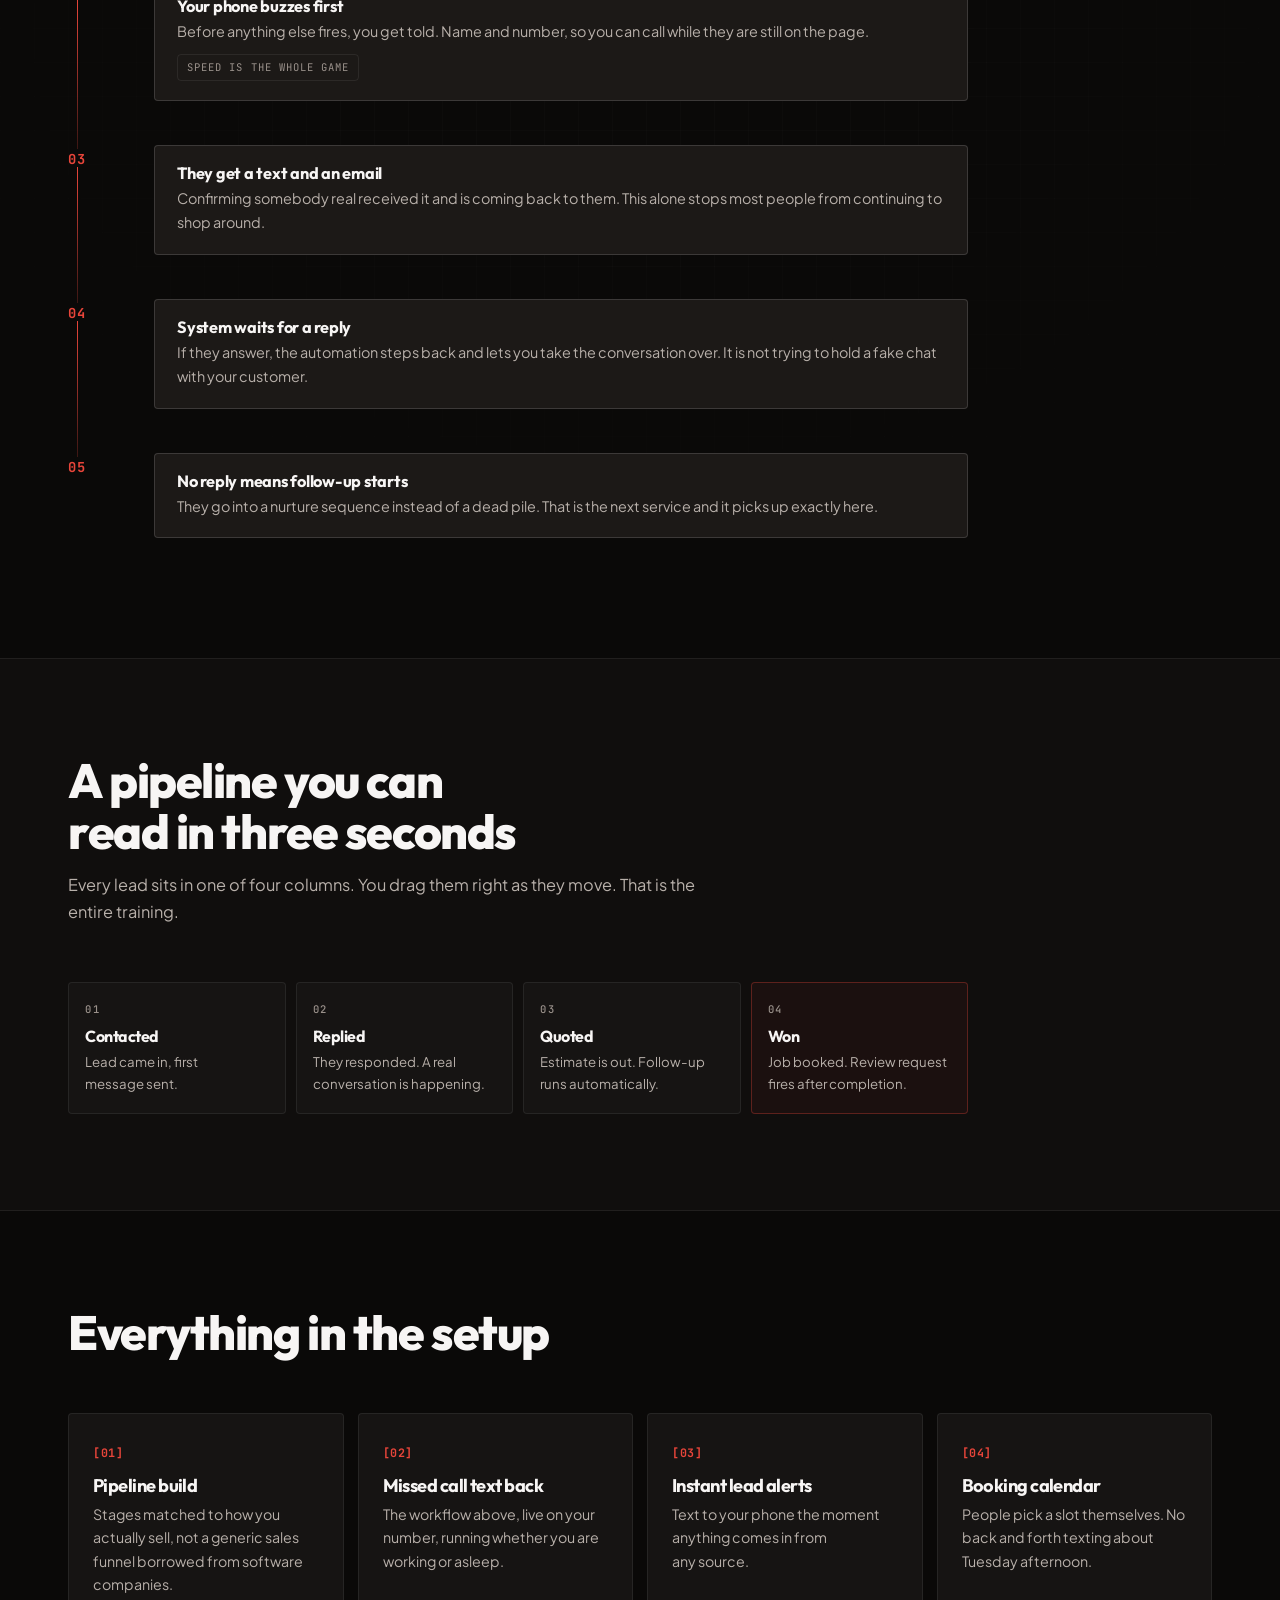
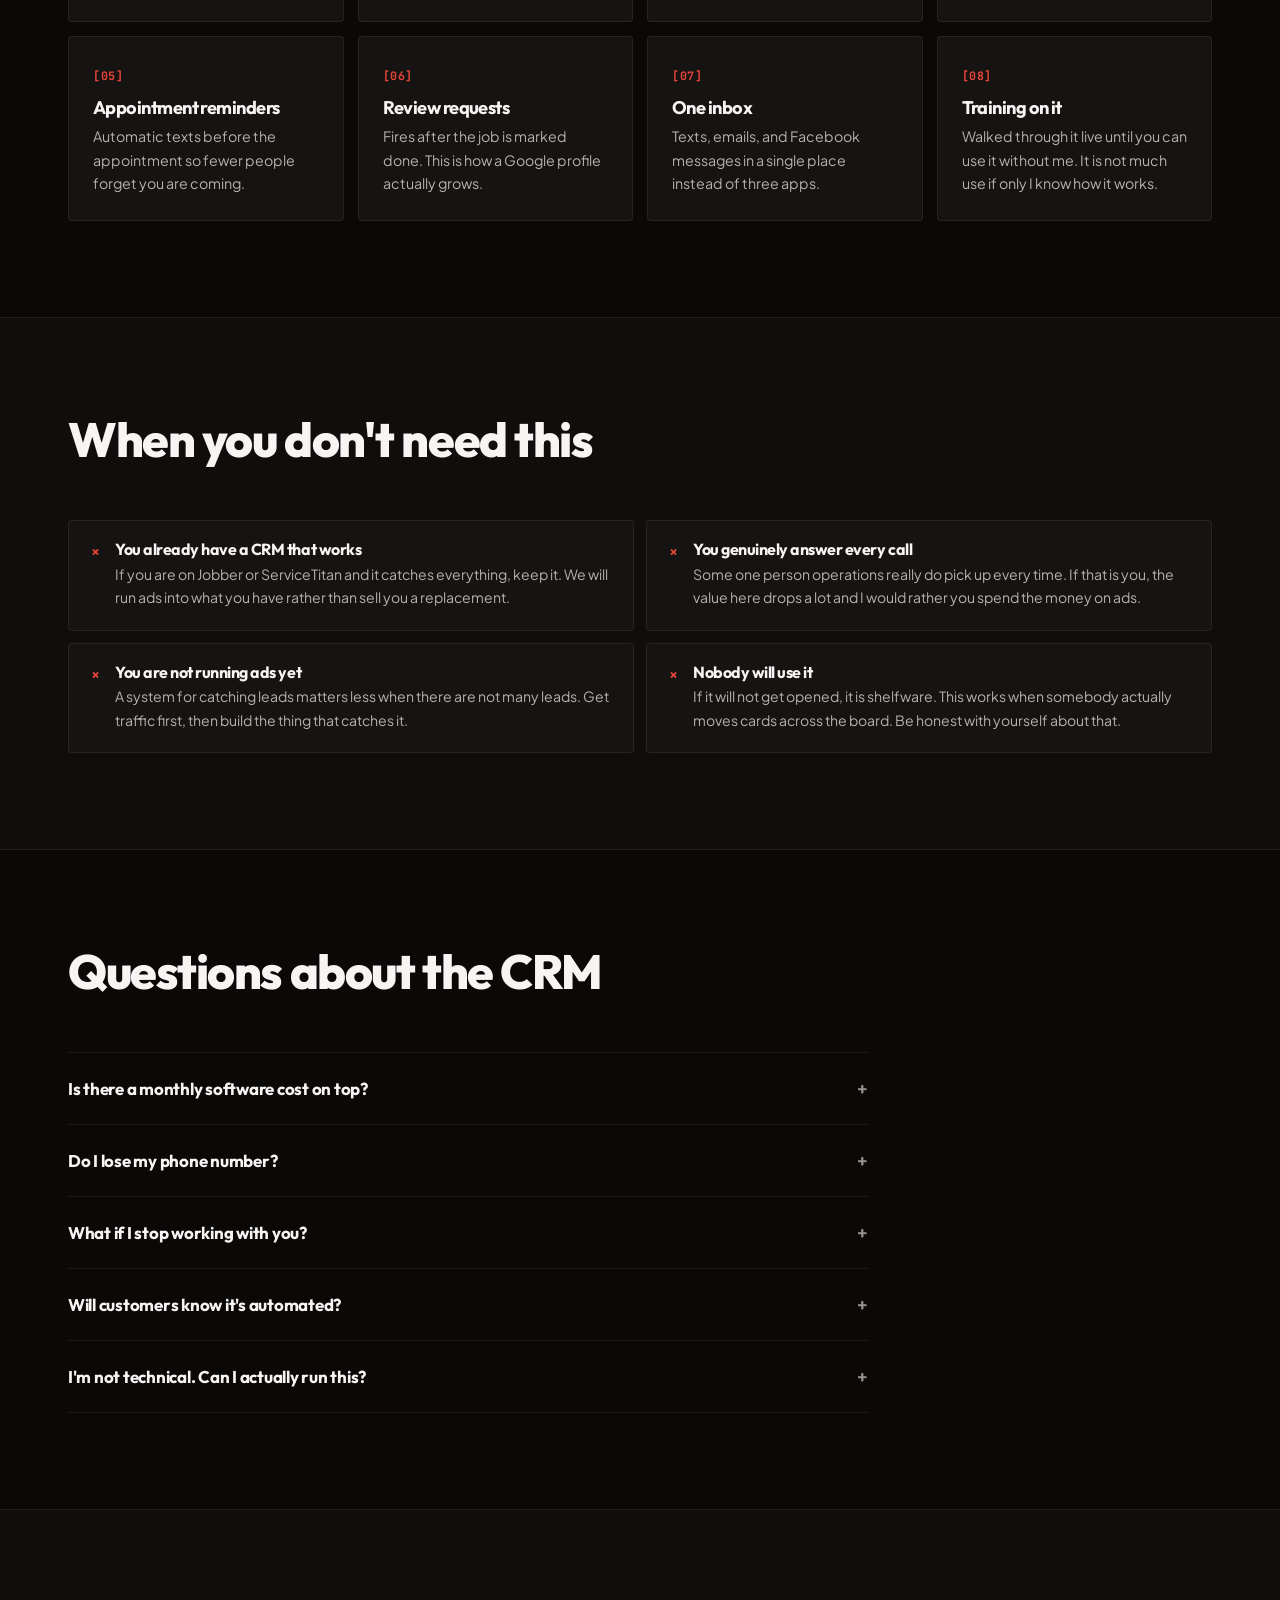
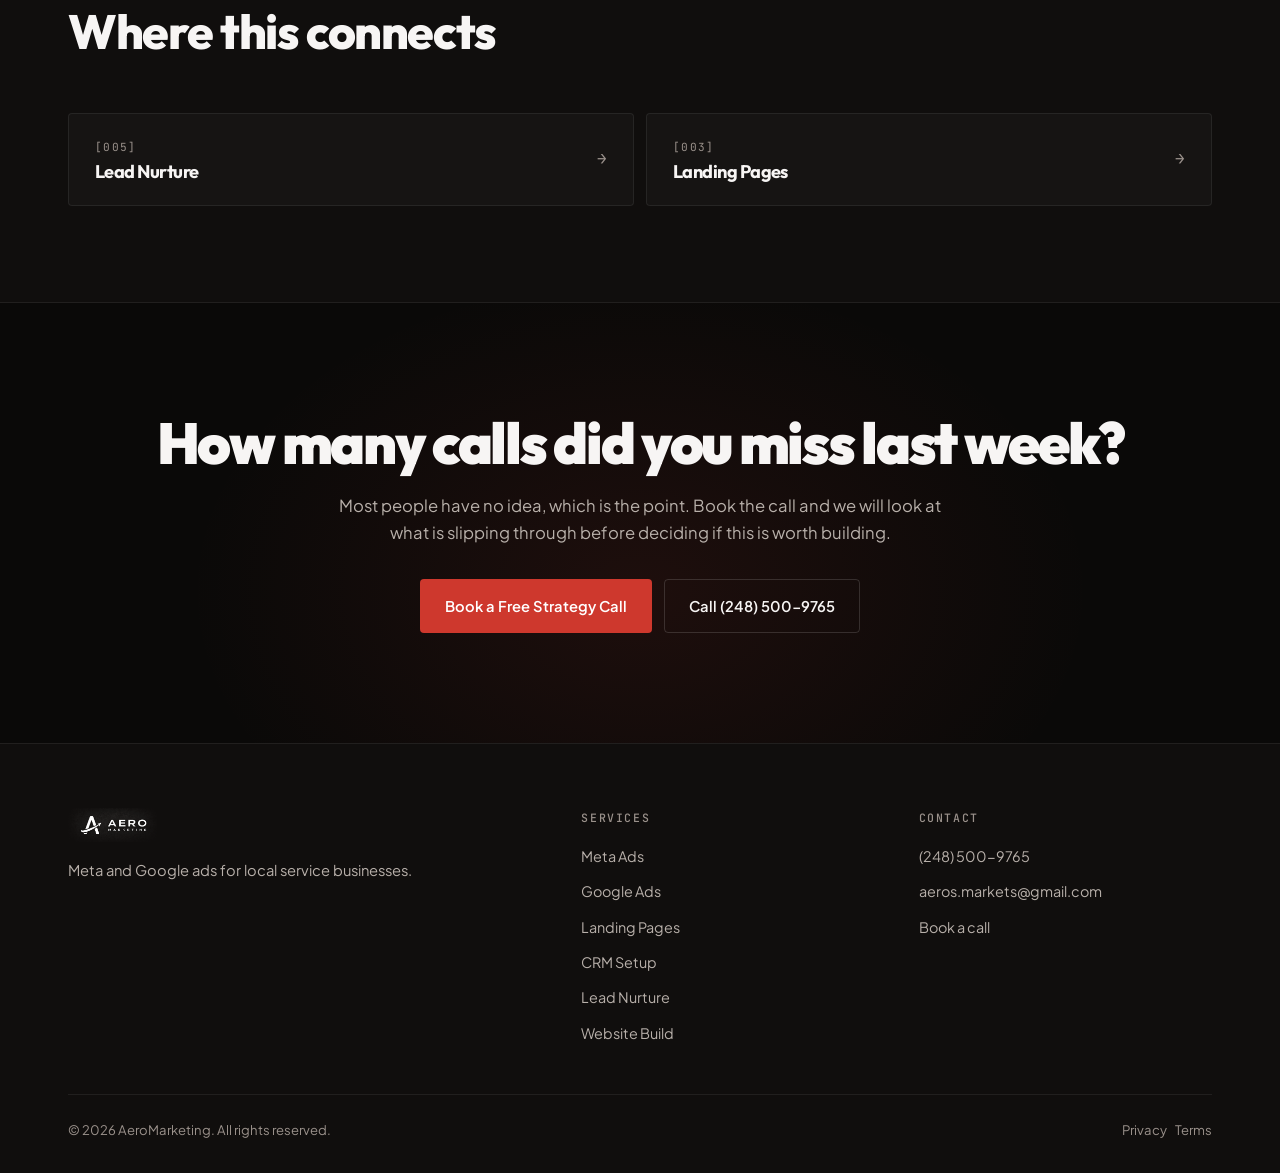
<file: ghl-crm.html>
<!DOCTYPE html>
<html lang="en">
<head>
<meta charset="UTF-8" />
<meta name="viewport" content="width=device-width, initial-scale=1.0" />
<title>CRM Setup for Local Service Businesses | AeroMarketing</title>
<meta name="description" content="A CRM built around how local service businesses actually work. Missed call text back, instant lead alerts, booking calendar, and a pipeline you can read at a glance." />
<meta property="og:title" content="CRM Setup for Local Service Businesses | AeroMarketing" />
<meta property="og:description" content="Missed call text back, instant lead alerts, booking calendar, and a pipeline you can read at a glance." />
<meta property="og:type" content="website" />
<meta property="og:image" content="og-image.png" />
<link rel="canonical" href="https://www.aeromarketing.org/ghl-crm.html" />
<link rel="icon" type="image/png" href="favicon.png" />
<link rel="preconnect" href="https://fonts.googleapis.com" />
<link rel="preconnect" href="https://fonts.gstatic.com" crossorigin />
<link href="https://fonts.googleapis.com/css2?family=Outfit:wght@500;700;800;900&family=Plus+Jakarta+Sans:wght@400;500;600;700&family=JetBrains+Mono:wght@400;500;700&display=swap" rel="stylesheet" />
<link rel="stylesheet" href="site.css" />
<style>
.pipe{display:grid;grid-template-columns:repeat(4,1fr);gap:10px;max-width:900px}
.pipe-col{background:var(--card);border:1px solid var(--border);
  border-radius:var(--radius);padding:18px 16px}
.pipe-col .mono{display:block;margin-bottom:10px;font-size:.66rem}
.pipe-col h4{font-size:1rem;font-weight:700;margin-bottom:6px}
.pipe-col p{font-size:.83rem;margin:0}
.pipe-col:last-child{border-color:rgba(232,69,58,.32);background:rgba(232,69,58,.05)}
@media (max-width:720px){.pipe{grid-template-columns:1fr 1fr}}
</style>
</head>
<body>

<header class="hdr">
  <div class="hdr-in">
    <a href="index.html" class="hdr-logo"><img src="logo.png" alt="AeroMarketing" /></a>
    <nav class="hdr-nav">
      <a href="index.html#machine">The System</a>
      <a href="index.html#services">Services</a>
      <a href="index.html#process">How It Works</a>
      <a href="index.html#faq">FAQ</a>
    </nav>
    <div class="hdr-r">
      <a href="tel:+12485009765" class="hdr-tel">(248) 500-9765</a>
      <a href="book.html" class="btn btn-p btn-s">Book a Call</a>
    </div>
  </div>
</header>

<section class="shero">
  <div class="wrap shero-in">
    <div>
      <div class="crumb rev"><a href="index.html">Services</a> <span>/</span> <span class="n">[004]</span> <span>CRM Setup</span></div>
      <h1 class="rev" data-d="1">The lead came in. <em>Then what?</em></h1>
      <p class="shero-sub rev" data-d="2">Most local businesses lose more money between the lead arriving and somebody calling it than they ever lose on ad spend. This is the part that closes that gap, and it runs whether you are free or up a ladder.</p>
      <div class="shero-cta rev" data-d="3">
        <a href="book.html" class="btn btn-p">Book a Free Strategy Call</a>
        <a href="tel:+12485009765" class="btn btn-o">Call (248) 500-9765</a>
      </div>
    </div>
    <div class="rail rev" data-d="2">
      <div class="rail-row"><span class="rail-k">Built on</span><span class="rail-v">GoHighLevel</span></div>
      <div class="rail-row"><span class="rail-k">Setup time</span><span class="rail-v">About one week</span></div>
      <div class="rail-row"><span class="rail-k">Runs</span><span class="rail-v">Without you</span></div>
      <div class="rail-row"><span class="rail-k">Account</span><span class="rail-v">In your name</span></div>
      <div class="rail-row"><span class="rail-k">Add-on</span><span class="rail-v">Not required</span></div>
    </div>
  </div>
</section>

<!-- THE PROBLEM -->
<section class="sec">
  <div class="wrap">
    <div class="sec-hd">
      <h2 class="rev">Where the money actually goes missing</h2>
      <p class="rev" data-d="1">None of these are ad problems. All of them are happening right now in most local businesses, and all of them are quiet.</p>
    </div>
    <div class="ledger">
      <div class="led rev">
        <div class="led-n">01</div>
        <h3>The call you missed at 2pm</h3>
        <p>You were under a sink. They called, got voicemail, hung up without leaving one, and called the next number on the list. You will never know that happened, and it happens most days.</p>
      </div>
      <div class="led rev" data-d="1">
        <div class="led-n">02</div>
        <h3>The form you found on Thursday</h3>
        <p>They submitted Monday night. By Thursday they have already had somebody out. Speed matters more than almost anything else and a form inbox is not speed.</p>
      </div>
      <div class="led rev" data-d="2">
        <div class="led-n">03</div>
        <h3>The quote you sent and forgot</h3>
        <p>They did not say no. They said they would think about it, and then life happened for both of you. Nobody followed up. That job is still out there unclaimed.</p>
      </div>
      <div class="led rev" data-d="3">
        <div class="led-n">04</div>
        <h3>The customer who would have reviewed you</h3>
        <p>They were thrilled. They meant to leave a review. You meant to ask. Neither happened and your Google profile stayed at eleven reviews for another year.</p>
      </div>
    </div>
  </div>
</section>

<!-- WORKFLOW 1 -->
<section class="sec sec-alt">
  <div class="grid-tex"></div>
  <div class="wrap">
    <div class="sec-hd">
      <h2 class="rev">Missed call text back</h2>
      <p class="rev" data-d="1">This is a real workflow, drawn exactly as it runs. Someone calls, you cannot pick up, and this fires on its own within seconds.</p>
    </div>
    <div class="flow">
      <div class="step">
        <div class="step-n">01</div>
        <div class="step-b">
          <h4>A call comes in and goes unanswered</h4>
          <p>Busy, no answer, or straight to voicemail. All three count. You are on a job and the phone is in the truck.</p>
          <span class="tag">Trigger</span>
        </div>
      </div>
      <div class="step">
        <div class="step-n">02</div>
        <div class="step-b">
          <h4>They get a text back automatically</h4>
          <p>"Hey, sorry we missed your call. This is [your business]. What can we help you with?" Sent before they have finished dialing your competitor.</p>
          <span class="tag">Automatic · No action from you</span>
        </div>
      </div>
      <div class="step">
        <div class="step-n">03</div>
        <div class="step-b">
          <h4>You get alerted with their number</h4>
          <p>A text to your phone telling you who called and that they have already been contacted. You call back when you are off the ladder, not never.</p>
        </div>
      </div>
      <div class="step">
        <div class="step-n">04</div>
        <div class="step-b">
          <h4>The conversation continues by text</h4>
          <p>Most people would rather text than leave a voicemail. Half of these turn into a booked job without a phone call ever happening.</p>
        </div>
      </div>
    </div>
    <div class="flow-foot rev">
      <p>This one automation is usually the easiest money in the entire system. You already paid for those calls. This stops them evaporating while you are working.</p>
    </div>
  </div>
</section>

<!-- WORKFLOW 2 -->
<section class="sec">
  <div class="grid-tex"></div>
  <div class="wrap">
    <div class="sec-hd">
      <h2 class="rev">New lead, first five minutes</h2>
      <p class="rev" data-d="1">What happens the second somebody submits a form from your ad. Same thing, drawn as it runs.</p>
    </div>
    <div class="flow">
      <div class="step">
        <div class="step-n">01</div>
        <div class="step-b">
          <h4>Form submitted</h4>
          <p>From your landing page or your ad. Their name, number, and what they need lands in the pipeline immediately.</p>
          <span class="tag">Trigger</span>
        </div>
      </div>
      <div class="step">
        <div class="step-n">02</div>
        <div class="step-b">
          <h4>Your phone buzzes first</h4>
          <p>Before anything else fires, you get told. Name and number, so you can call while they are still on the page.</p>
          <span class="tag">Speed is the whole game</span>
        </div>
      </div>
      <div class="step">
        <div class="step-n">03</div>
        <div class="step-b">
          <h4>They get a text and an email</h4>
          <p>Confirming somebody real received it and is coming back to them. This alone stops most people from continuing to shop around.</p>
        </div>
      </div>
      <div class="step">
        <div class="step-n">04</div>
        <div class="step-b">
          <h4>System waits for a reply</h4>
          <p>If they answer, the automation steps back and lets you take the conversation over. It is not trying to hold a fake chat with your customer.</p>
        </div>
      </div>
      <div class="step">
        <div class="step-n">05</div>
        <div class="step-b">
          <h4>No reply means follow-up starts</h4>
          <p>They go into a nurture sequence instead of a dead pile. That is the next service and it picks up exactly here.</p>
        </div>
      </div>
    </div>
  </div>
</section>

<!-- PIPELINE -->
<section class="sec sec-alt">
  <div class="wrap">
    <div class="sec-hd">
      <h2 class="rev">A pipeline you can read in three seconds</h2>
      <p class="rev" data-d="1">Every lead sits in one of four columns. You drag them right as they move. That is the entire training.</p>
    </div>
    <div class="pipe">
      <div class="pipe-col rev">
        <span class="mono">01</span>
        <h4>Contacted</h4>
        <p>Lead came in, first message sent.</p>
      </div>
      <div class="pipe-col rev" data-d="1">
        <span class="mono">02</span>
        <h4>Replied</h4>
        <p>They responded. A real conversation is happening.</p>
      </div>
      <div class="pipe-col rev" data-d="2">
        <span class="mono">03</span>
        <h4>Quoted</h4>
        <p>Estimate is out. Follow-up runs automatically.</p>
      </div>
      <div class="pipe-col rev" data-d="3">
        <span class="mono">04</span>
        <h4>Won</h4>
        <p>Job booked. Review request fires after completion.</p>
      </div>
    </div>
  </div>
</section>

<!-- WHAT'S INCLUDED -->
<section class="sec">
  <div class="wrap">
    <div class="sec-hd">
      <h2 class="rev">Everything in the setup</h2>
    </div>
    <div class="dlv-grid">
      <div class="dlv rev">
        <span class="dlv-n">[01]</span>
        <h3>Pipeline build</h3>
        <p>Stages matched to how you actually sell, not a generic sales funnel borrowed from software companies.</p>
      </div>
      <div class="dlv rev" data-d="1">
        <span class="dlv-n">[02]</span>
        <h3>Missed call text back</h3>
        <p>The workflow above, live on your number, running whether you are working or asleep.</p>
      </div>
      <div class="dlv rev" data-d="2">
        <span class="dlv-n">[03]</span>
        <h3>Instant lead alerts</h3>
        <p>Text to your phone the moment anything comes in from any source.</p>
      </div>
      <div class="dlv rev" data-d="3">
        <span class="dlv-n">[04]</span>
        <h3>Booking calendar</h3>
        <p>People pick a slot themselves. No back and forth texting about Tuesday afternoon.</p>
      </div>
      <div class="dlv rev">
        <span class="dlv-n">[05]</span>
        <h3>Appointment reminders</h3>
        <p>Automatic texts before the appointment so fewer people forget you are coming.</p>
      </div>
      <div class="dlv rev" data-d="1">
        <span class="dlv-n">[06]</span>
        <h3>Review requests</h3>
        <p>Fires after the job is marked done. This is how a Google profile actually grows.</p>
      </div>
      <div class="dlv rev" data-d="2">
        <span class="dlv-n">[07]</span>
        <h3>One inbox</h3>
        <p>Texts, emails, and Facebook messages in a single place instead of three apps.</p>
      </div>
      <div class="dlv rev" data-d="3">
        <span class="dlv-n">[08]</span>
        <h3>Training on it</h3>
        <p>Walked through it live until you can use it without me. It is not much use if only I know how it works.</p>
      </div>
    </div>
  </div>
</section>

<section class="sec sec-alt">
  <div class="wrap">
    <div class="sec-hd">
      <h2 class="rev">When you don't need this</h2>
    </div>
    <div class="not-grid">
      <div class="not rev">
        <span class="not-x">&times;</span>
        <div>
          <h4>You already have a CRM that works</h4>
          <p>If you are on Jobber or ServiceTitan and it catches everything, keep it. We will run ads into what you have rather than sell you a replacement.</p>
        </div>
      </div>
      <div class="not rev" data-d="1">
        <span class="not-x">&times;</span>
        <div>
          <h4>You genuinely answer every call</h4>
          <p>Some one person operations really do pick up every time. If that is you, the value here drops a lot and I would rather you spend the money on ads.</p>
        </div>
      </div>
      <div class="not rev" data-d="2">
        <span class="not-x">&times;</span>
        <div>
          <h4>You are not running ads yet</h4>
          <p>A system for catching leads matters less when there are not many leads. Get traffic first, then build the thing that catches it.</p>
        </div>
      </div>
      <div class="not rev" data-d="3">
        <span class="not-x">&times;</span>
        <div>
          <h4>Nobody will use it</h4>
          <p>If it will not get opened, it is shelfware. This works when somebody actually moves cards across the board. Be honest with yourself about that.</p>
        </div>
      </div>
    </div>
  </div>
</section>

<section class="sec">
  <div class="wrap">
    <div class="sec-hd"><h2 class="rev">Questions about the CRM</h2></div>
    <div class="faq">
      <div class="fq rev">
        <button class="fq-q">Is there a monthly software cost on top?<span class="fq-i">+</span></button>
        <div class="fq-a"><div><p>Yes. The platform has its own monthly fee and text messages cost fractions of a cent each. That is separate from our setup fee and separate from ad spend. You get the real numbers on the call so there are no surprises.</p></div></div>
      </div>
      <div class="fq rev">
        <button class="fq-q">Do I lose my phone number?<span class="fq-i">+</span></button>
        <div class="fq-a"><div><p>No. Calls still ring your phone the way they always have. The system sits alongside it and reacts when a call goes unanswered. Your number stays your number.</p></div></div>
      </div>
      <div class="fq rev">
        <button class="fq-q">What if I stop working with you?<span class="fq-i">+</span></button>
        <div class="fq-a"><div><p>The account is in your name. You keep it, the contacts, and the workflows, and you carry on paying the platform directly. Nothing gets held over you to make leaving painful.</p></div></div>
      </div>
      <div class="fq rev">
        <button class="fq-q">Will customers know it's automated?<span class="fq-i">+</span></button>
        <div class="fq-a"><div><p>The first text is deliberately short and plain so it reads like a person. It is not pretending to be a chatbot conversation. The moment they reply, a real human takes over, and that human is you.</p></div></div>
      </div>
      <div class="fq rev">
        <button class="fq-q">I'm not technical. Can I actually run this?<span class="fq-i">+</span></button>
        <div class="fq-a"><div><p>The day to day is dragging a card from one column to the next and replying to texts. That is it. Everything complicated sits behind the scenes and I maintain it. You get walked through the whole thing live before it goes anywhere near a real customer.</p></div></div>
      </div>
    </div>
  </div>
</section>

<section class="sec sec-alt">
  <div class="wrap">
    <div class="sec-hd"><h2 class="rev">Where this connects</h2></div>
    <div class="nxt-grid">
      <a href="lead-nurture.html" class="nxt rev">
        <div><span class="nxt-k">[005]</span><h4>Lead Nurture</h4></div>
        <span class="nxt-go">&rarr;</span>
      </a>
      <a href="landing-pages.html" class="nxt rev" data-d="1">
        <div><span class="nxt-k">[003]</span><h4>Landing Pages</h4></div>
        <span class="nxt-go">&rarr;</span>
      </a>
    </div>
  </div>
</section>

<section class="fcta">
  <div class="wrap fcta-in">
    <h2 class="rev">How many calls did you miss last week?</h2>
    <p class="rev" data-d="1">Most people have no idea, which is the point. Book the call and we will look at what is slipping through before deciding if this is worth building.</p>
    <div class="fcta-cta rev" data-d="2">
      <a href="book.html" class="btn btn-p">Book a Free Strategy Call</a>
      <a href="tel:+12485009765" class="btn btn-o">Call (248) 500-9765</a>
    </div>
  </div>
</section>

<footer class="ftr">
  <div class="wrap">
    <div class="ftr-top">
      <div>
        <div class="ftr-logo"><img src="logo.png" alt="AeroMarketing" /></div>
        <p class="ftr-tag">Meta and Google ads for local service businesses.</p>
      </div>
      <div>
        <h5>Services</h5>
        <ul>
          <li><a href="meta-ads.html">Meta Ads</a></li>
          <li><a href="google-ads.html">Google Ads</a></li>
          <li><a href="landing-pages.html">Landing Pages</a></li>
          <li><a href="ghl-crm.html">CRM Setup</a></li>
          <li><a href="lead-nurture.html">Lead Nurture</a></li>
          <li><a href="websites.html">Website Build</a></li>
        </ul>
      </div>
      <div>
        <h5>Contact</h5>
        <ul>
          <li><a href="tel:+12485009765">(248) 500-9765</a></li>
          <li><a href="mailto:aeros.markets@gmail.com">aeros.markets@gmail.com</a></li>
          <li><a href="book.html">Book a call</a></li>
        </ul>
      </div>
    </div>
    <div class="ftr-btm">
      <span>&copy; <span id="yr">2026</span> AeroMarketing. All rights reserved.</span>
      <span><a href="privacy.html">Privacy</a> &nbsp;&nbsp; <a href="terms.html">Terms</a></span>
    </div>
  </div>
</footer>

<div class="msb">
  <a href="tel:+12485009765" class="btn btn-o">Call Now</a>
  <a href="book.html" class="btn btn-p">Book a Call</a>
</div>

<script src="site.js"></script>
<!-- GHL Chat Widget -->
<script src="https://widgets.leadconnectorhq.com/loader.js" data-resources-url="https://widgets.leadconnectorhq.com/chat-widget/loader.js" data-widget-id="6a432f056112ba37bb6cda85" data-source="WEB_USER"></script>
</body>
</html>
</file>
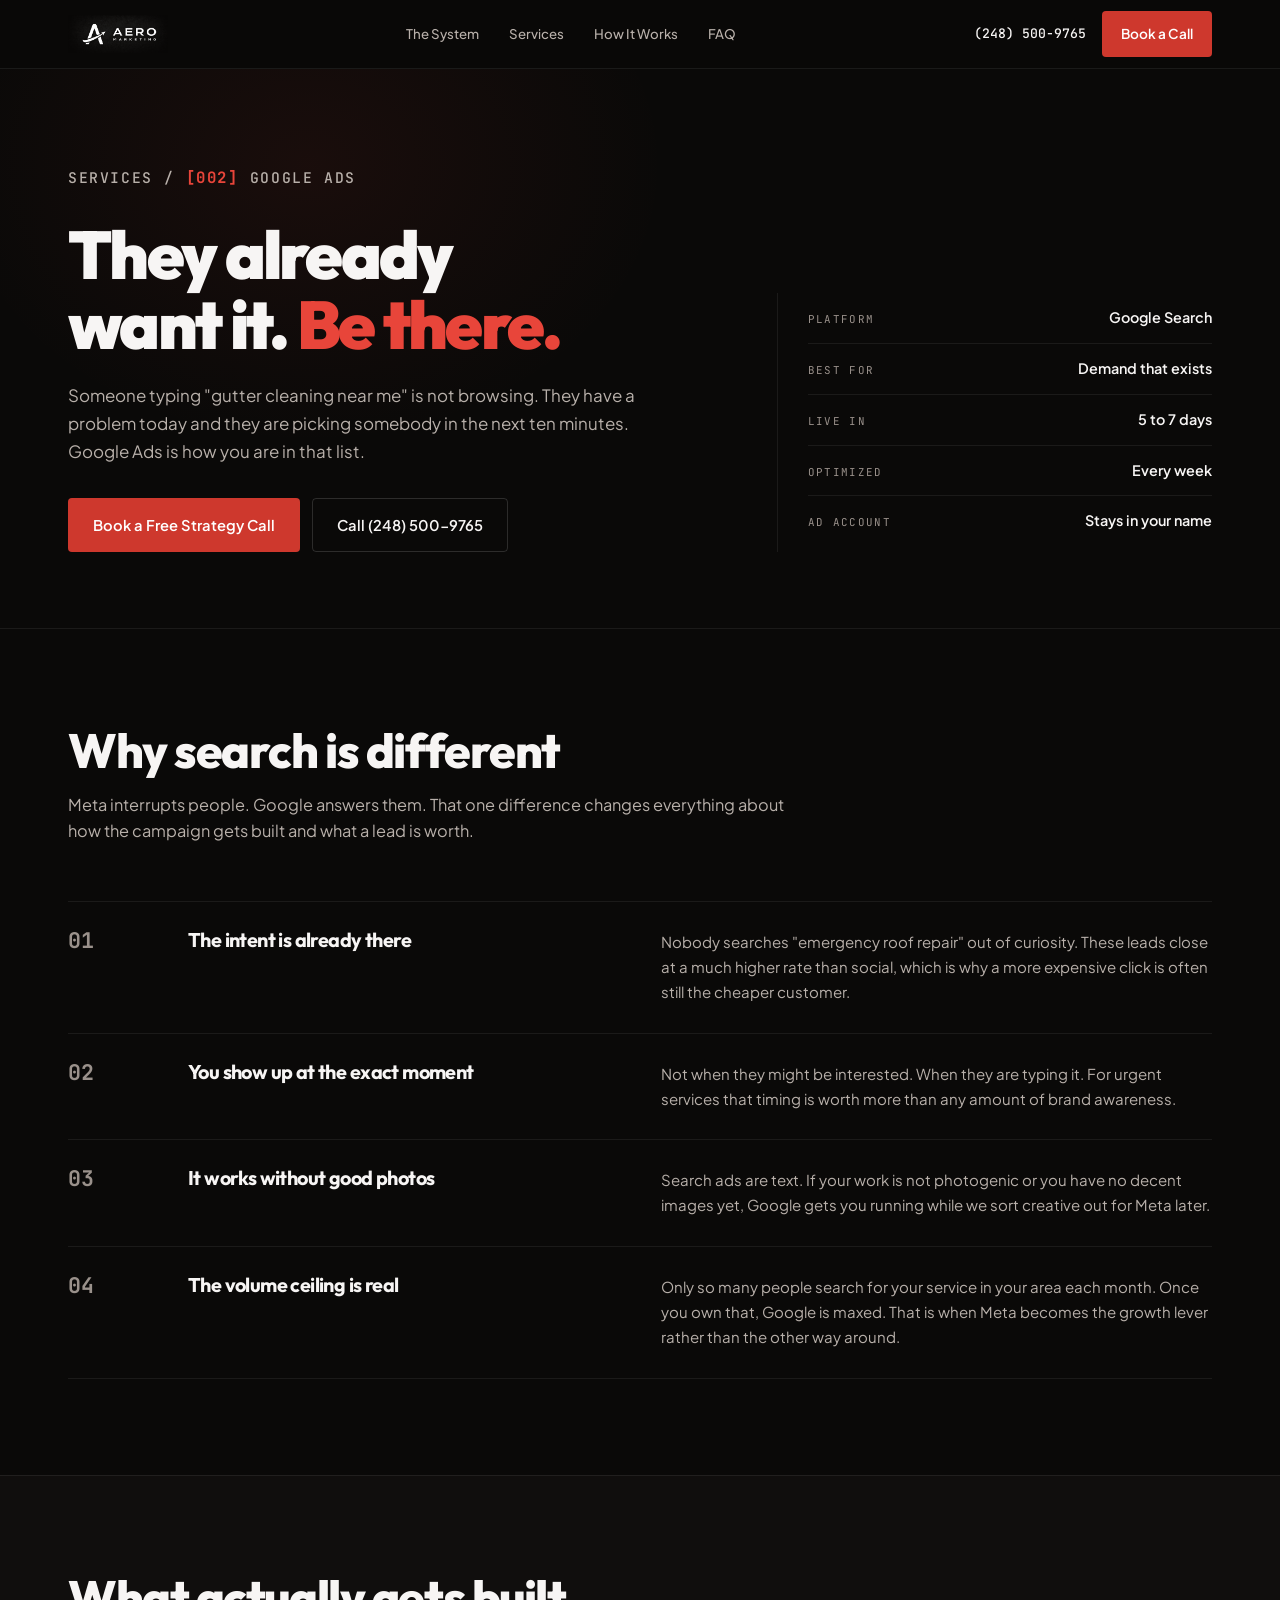
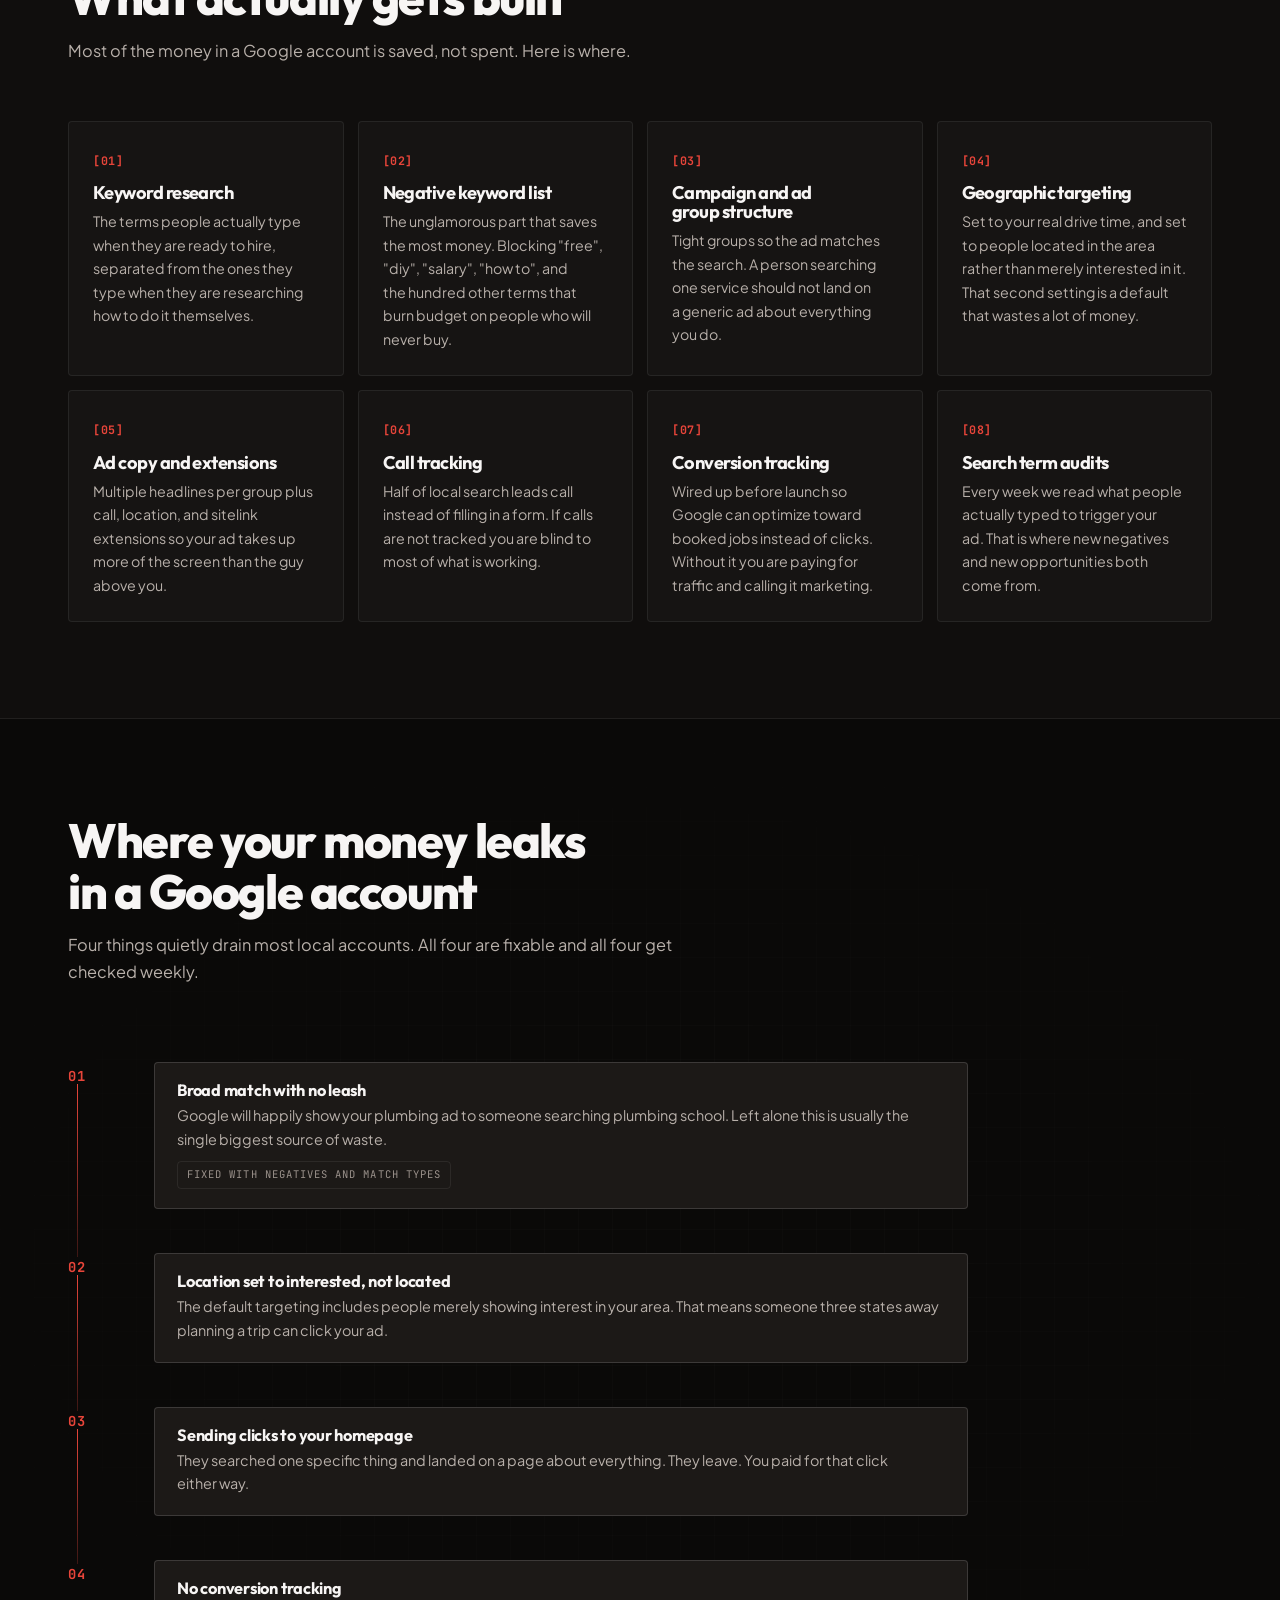
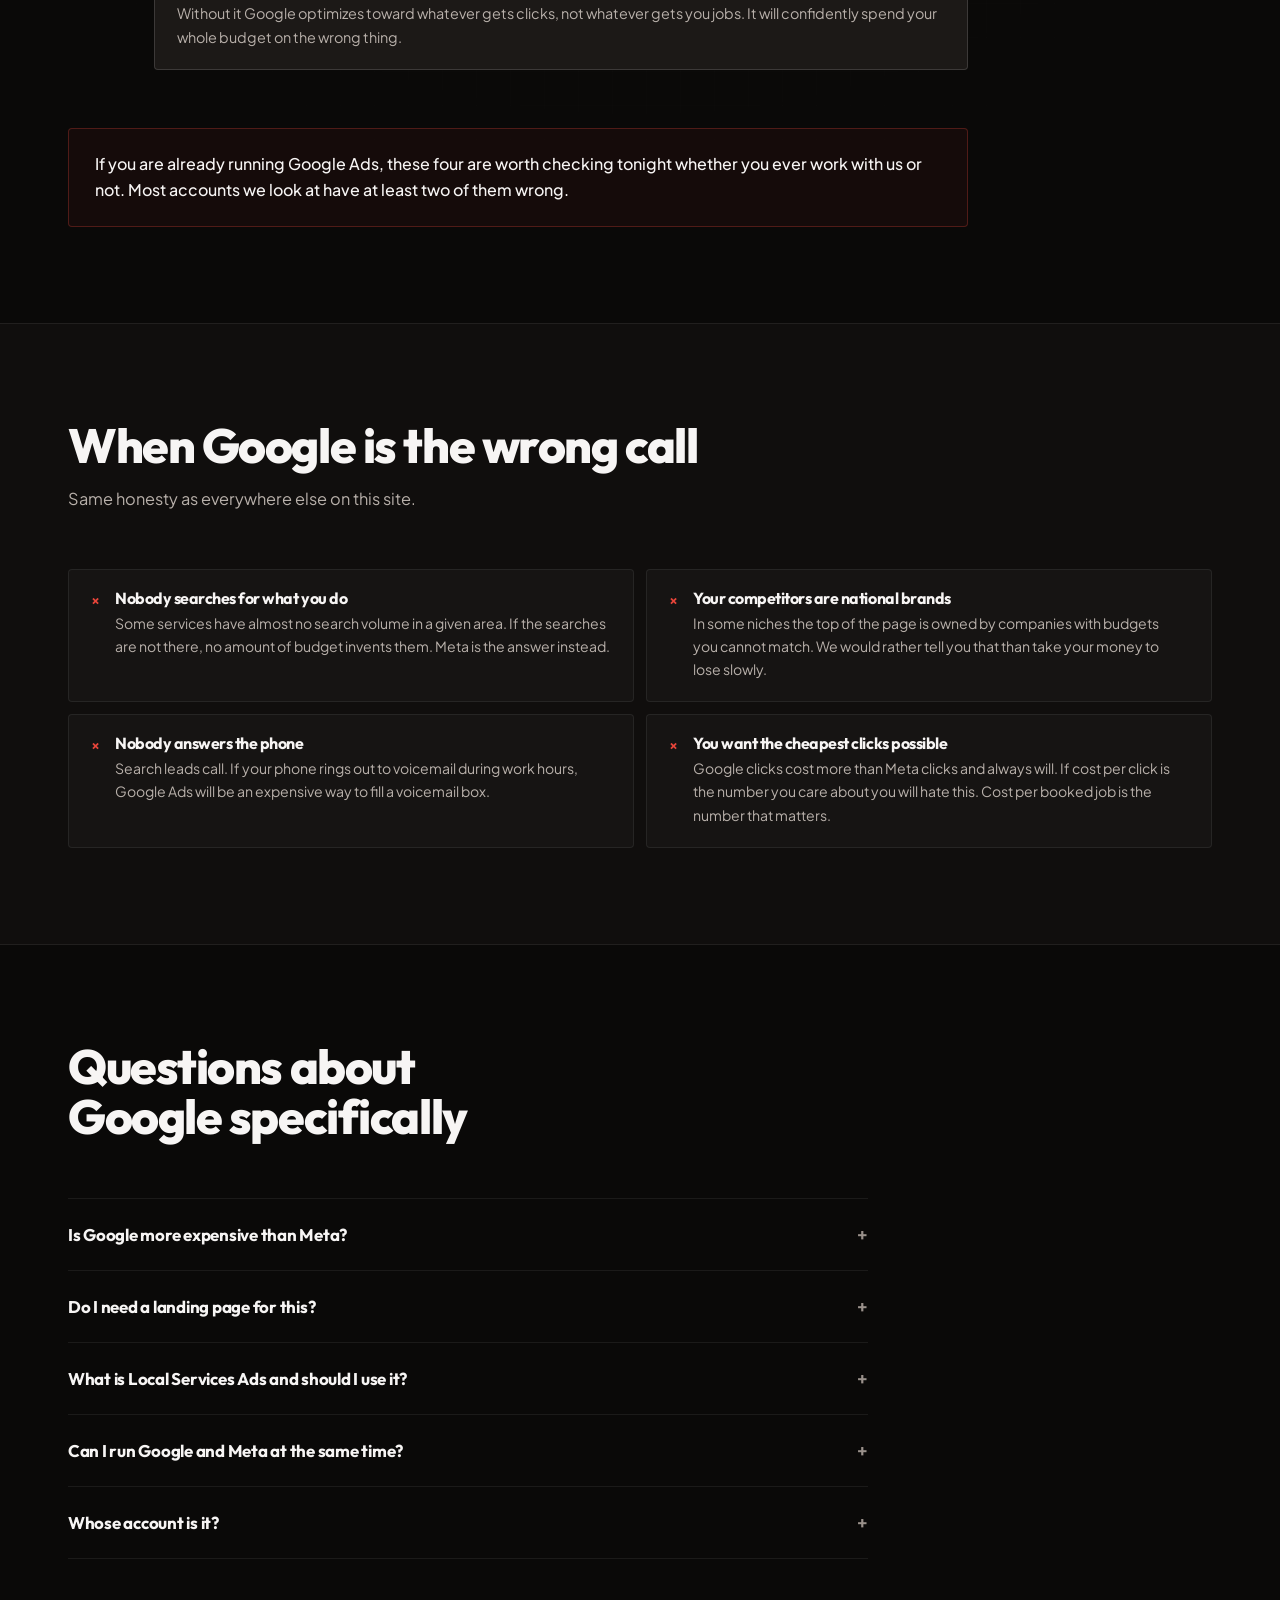
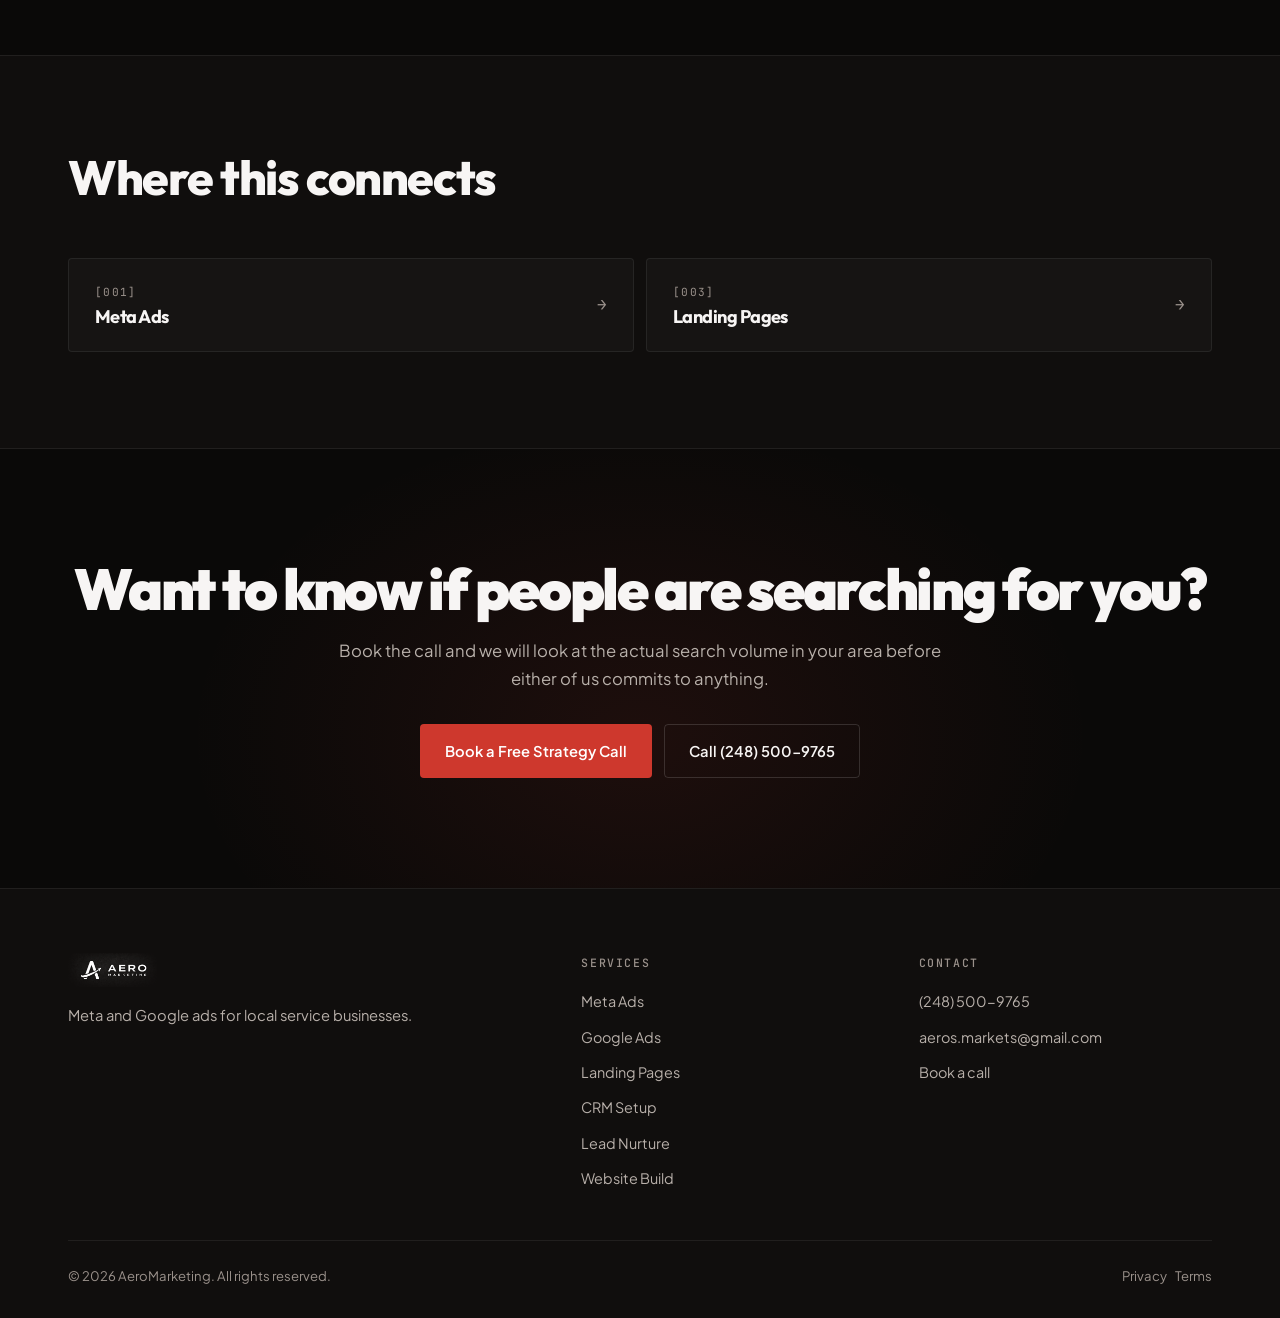
<file: google-ads.html>
<!DOCTYPE html>
<html lang="en">
<head>
<meta charset="UTF-8" />
<meta name="viewport" content="width=device-width, initial-scale=1.0" />
<title>Google Ads for Local Service Businesses | AeroMarketing</title>
<meta name="description" content="Google search ads for local service businesses. Catch people the moment they search, filter out the tire kickers, and stop paying for junk clicks." />
<meta property="og:title" content="Google Ads for Local Service Businesses | AeroMarketing" />
<meta property="og:description" content="Google search ads for local service businesses. Catch people the moment they search and stop paying for junk clicks." />
<meta property="og:type" content="website" />
<meta property="og:image" content="og-image.png" />
<link rel="canonical" href="https://www.aeromarketing.org/google-ads.html" />
<link rel="icon" type="image/png" href="favicon.png" />
<link rel="preconnect" href="https://fonts.googleapis.com" />
<link rel="preconnect" href="https://fonts.gstatic.com" crossorigin />
<link href="https://fonts.googleapis.com/css2?family=Outfit:wght@500;700;800;900&family=Plus+Jakarta+Sans:wght@400;500;600;700&family=JetBrains+Mono:wght@400;500;700&display=swap" rel="stylesheet" />
<link rel="stylesheet" href="site.css" />
</head>
<body>

<header class="hdr">
  <div class="hdr-in">
    <a href="index.html" class="hdr-logo"><img src="logo.png" alt="AeroMarketing" /></a>
    <nav class="hdr-nav">
      <a href="index.html#machine">The System</a>
      <a href="index.html#services">Services</a>
      <a href="index.html#process">How It Works</a>
      <a href="index.html#faq">FAQ</a>
    </nav>
    <div class="hdr-r">
      <a href="tel:+12485009765" class="hdr-tel">(248) 500-9765</a>
      <a href="book.html" class="btn btn-p btn-s">Book a Call</a>
    </div>
  </div>
</header>

<section class="shero">
  <div class="wrap shero-in">
    <div>
      <div class="crumb rev"><a href="index.html">Services</a> <span>/</span> <span class="n">[002]</span> <span>Google Ads</span></div>
      <h1 class="rev" data-d="1">They already want it. <em>Be there.</em></h1>
      <p class="shero-sub rev" data-d="2">Someone typing "gutter cleaning near me" is not browsing. They have a problem today and they are picking somebody in the next ten minutes. Google Ads is how you are in that list.</p>
      <div class="shero-cta rev" data-d="3">
        <a href="book.html" class="btn btn-p">Book a Free Strategy Call</a>
        <a href="tel:+12485009765" class="btn btn-o">Call (248) 500-9765</a>
      </div>
    </div>
    <div class="rail rev" data-d="2">
      <div class="rail-row"><span class="rail-k">Platform</span><span class="rail-v">Google Search</span></div>
      <div class="rail-row"><span class="rail-k">Best for</span><span class="rail-v">Demand that exists</span></div>
      <div class="rail-row"><span class="rail-k">Live in</span><span class="rail-v">5 to 7 days</span></div>
      <div class="rail-row"><span class="rail-k">Optimized</span><span class="rail-v">Every week</span></div>
      <div class="rail-row"><span class="rail-k">Ad account</span><span class="rail-v">Stays in your name</span></div>
    </div>
  </div>
</section>

<section class="sec">
  <div class="wrap">
    <div class="sec-hd">
      <h2 class="rev">Why search is different</h2>
      <p class="rev" data-d="1">Meta interrupts people. Google answers them. That one difference changes everything about how the campaign gets built and what a lead is worth.</p>
    </div>
    <div class="ledger">
      <div class="led rev">
        <div class="led-n">01</div>
        <h3>The intent is already there</h3>
        <p>Nobody searches "emergency roof repair" out of curiosity. These leads close at a much higher rate than social, which is why a more expensive click is often still the cheaper customer.</p>
      </div>
      <div class="led rev" data-d="1">
        <div class="led-n">02</div>
        <h3>You show up at the exact moment</h3>
        <p>Not when they might be interested. When they are typing it. For urgent services that timing is worth more than any amount of brand awareness.</p>
      </div>
      <div class="led rev" data-d="2">
        <div class="led-n">03</div>
        <h3>It works without good photos</h3>
        <p>Search ads are text. If your work is not photogenic or you have no decent images yet, Google gets you running while we sort creative out for Meta later.</p>
      </div>
      <div class="led rev" data-d="3">
        <div class="led-n">04</div>
        <h3>The volume ceiling is real</h3>
        <p>Only so many people search for your service in your area each month. Once you own that, Google is maxed. That is when Meta becomes the growth lever rather than the other way around.</p>
      </div>
    </div>
  </div>
</section>

<section class="sec sec-alt">
  <div class="wrap">
    <div class="sec-hd">
      <h2 class="rev">What actually gets built</h2>
      <p class="rev" data-d="1">Most of the money in a Google account is saved, not spent. Here is where.</p>
    </div>
    <div class="dlv-grid">
      <div class="dlv rev">
        <span class="dlv-n">[01]</span>
        <h3>Keyword research</h3>
        <p>The terms people actually type when they are ready to hire, separated from the ones they type when they are researching how to do it themselves.</p>
      </div>
      <div class="dlv rev" data-d="1">
        <span class="dlv-n">[02]</span>
        <h3>Negative keyword list</h3>
        <p>The unglamorous part that saves the most money. Blocking "free", "diy", "salary", "how to", and the hundred other terms that burn budget on people who will never buy.</p>
      </div>
      <div class="dlv rev" data-d="2">
        <span class="dlv-n">[03]</span>
        <h3>Campaign and ad group structure</h3>
        <p>Tight groups so the ad matches the search. A person searching one service should not land on a generic ad about everything you do.</p>
      </div>
      <div class="dlv rev" data-d="3">
        <span class="dlv-n">[04]</span>
        <h3>Geographic targeting</h3>
        <p>Set to your real drive time, and set to people located in the area rather than merely interested in it. That second setting is a default that wastes a lot of money.</p>
      </div>
      <div class="dlv rev">
        <span class="dlv-n">[05]</span>
        <h3>Ad copy and extensions</h3>
        <p>Multiple headlines per group plus call, location, and sitelink extensions so your ad takes up more of the screen than the guy above you.</p>
      </div>
      <div class="dlv rev" data-d="1">
        <span class="dlv-n">[06]</span>
        <h3>Call tracking</h3>
        <p>Half of local search leads call instead of filling in a form. If calls are not tracked you are blind to most of what is working.</p>
      </div>
      <div class="dlv rev" data-d="2">
        <span class="dlv-n">[07]</span>
        <h3>Conversion tracking</h3>
        <p>Wired up before launch so Google can optimize toward booked jobs instead of clicks. Without it you are paying for traffic and calling it marketing.</p>
      </div>
      <div class="dlv rev" data-d="3">
        <span class="dlv-n">[08]</span>
        <h3>Search term audits</h3>
        <p>Every week we read what people actually typed to trigger your ad. That is where new negatives and new opportunities both come from.</p>
      </div>
    </div>
  </div>
</section>

<section class="sec">
  <div class="grid-tex"></div>
  <div class="wrap">
    <div class="sec-hd">
      <h2 class="rev">Where your money leaks in a Google account</h2>
      <p class="rev" data-d="1">Four things quietly drain most local accounts. All four are fixable and all four get checked weekly.</p>
    </div>
    <div class="flow">
      <div class="step">
        <div class="step-n">01</div>
        <div class="step-b">
          <h4>Broad match with no leash</h4>
          <p>Google will happily show your plumbing ad to someone searching plumbing school. Left alone this is usually the single biggest source of waste.</p>
          <span class="tag">Fixed with negatives and match types</span>
        </div>
      </div>
      <div class="step">
        <div class="step-n">02</div>
        <div class="step-b">
          <h4>Location set to interested, not located</h4>
          <p>The default targeting includes people merely showing interest in your area. That means someone three states away planning a trip can click your ad.</p>
        </div>
      </div>
      <div class="step">
        <div class="step-n">03</div>
        <div class="step-b">
          <h4>Sending clicks to your homepage</h4>
          <p>They searched one specific thing and landed on a page about everything. They leave. You paid for that click either way.</p>
        </div>
      </div>
      <div class="step">
        <div class="step-n">04</div>
        <div class="step-b">
          <h4>No conversion tracking</h4>
          <p>Without it Google optimizes toward whatever gets clicks, not whatever gets you jobs. It will confidently spend your whole budget on the wrong thing.</p>
        </div>
      </div>
    </div>
    <div class="flow-foot rev">
      <p>If you are already running Google Ads, these four are worth checking tonight whether you ever work with us or not. Most accounts we look at have at least two of them wrong.</p>
    </div>
  </div>
</section>

<section class="sec sec-alt">
  <div class="wrap">
    <div class="sec-hd">
      <h2 class="rev">When Google is the wrong call</h2>
      <p class="rev" data-d="1">Same honesty as everywhere else on this site.</p>
    </div>
    <div class="not-grid">
      <div class="not rev">
        <span class="not-x">&times;</span>
        <div>
          <h4>Nobody searches for what you do</h4>
          <p>Some services have almost no search volume in a given area. If the searches are not there, no amount of budget invents them. Meta is the answer instead.</p>
        </div>
      </div>
      <div class="not rev" data-d="1">
        <span class="not-x">&times;</span>
        <div>
          <h4>Your competitors are national brands</h4>
          <p>In some niches the top of the page is owned by companies with budgets you cannot match. We would rather tell you that than take your money to lose slowly.</p>
        </div>
      </div>
      <div class="not rev" data-d="2">
        <span class="not-x">&times;</span>
        <div>
          <h4>Nobody answers the phone</h4>
          <p>Search leads call. If your phone rings out to voicemail during work hours, Google Ads will be an expensive way to fill a voicemail box.</p>
        </div>
      </div>
      <div class="not rev" data-d="3">
        <span class="not-x">&times;</span>
        <div>
          <h4>You want the cheapest clicks possible</h4>
          <p>Google clicks cost more than Meta clicks and always will. If cost per click is the number you care about you will hate this. Cost per booked job is the number that matters.</p>
        </div>
      </div>
    </div>
  </div>
</section>

<section class="sec">
  <div class="wrap">
    <div class="sec-hd"><h2 class="rev">Questions about Google specifically</h2></div>
    <div class="faq">
      <div class="fq rev">
        <button class="fq-q">Is Google more expensive than Meta?<span class="fq-i">+</span></button>
        <div class="fq-a"><div><p>Per click, almost always yes. Per booked job, often no. Search traffic converts at a much higher rate because the person already decided they need the service. Judging the two platforms on click cost is comparing the wrong number.</p></div></div>
      </div>
      <div class="fq rev">
        <button class="fq-q">Do I need a landing page for this?<span class="fq-i">+</span></button>
        <div class="fq-a"><div><p>It helps a lot but it is not mandatory on day one. If your existing site has a clear service page with a form and a visible phone number, we can run to it. If it is a slow homepage with a contact link buried in the menu, we are paying for clicks that bounce.</p></div></div>
      </div>
      <div class="fq rev">
        <button class="fq-q">What is Local Services Ads and should I use it?<span class="fq-i">+</span></button>
        <div class="fq-a"><div><p>It is a separate Google product that sits above regular search ads and charges per lead instead of per click. It requires background checks and licensing verification. For some niches it is genuinely worth doing alongside search. We will tell you if yours is one of them.</p></div></div>
      </div>
      <div class="fq rev">
        <button class="fq-q">Can I run Google and Meta at the same time?<span class="fq-i">+</span></button>
        <div class="fq-a"><div><p>Yes, and they work well together once your budget supports both. Google catches the people ready now, Meta creates demand and retargets the ones who did not book. Starting both at once on a small budget usually starves them, so most people start with one.</p></div></div>
      </div>
      <div class="fq rev">
        <button class="fq-q">Whose account is it?<span class="fq-i">+</span></button>
        <div class="fq-a"><div><p>Yours, same as Meta. You own the account, you pay Google directly, and you keep the conversion history if we ever stop working together. Account history has real value and it should not be held over you.</p></div></div>
      </div>
    </div>
  </div>
</section>

<section class="sec sec-alt">
  <div class="wrap">
    <div class="sec-hd"><h2 class="rev">Where this connects</h2></div>
    <div class="nxt-grid">
      <a href="meta-ads.html" class="nxt rev">
        <div><span class="nxt-k">[001]</span><h4>Meta Ads</h4></div>
        <span class="nxt-go">&rarr;</span>
      </a>
      <a href="landing-pages.html" class="nxt rev" data-d="1">
        <div><span class="nxt-k">[003]</span><h4>Landing Pages</h4></div>
        <span class="nxt-go">&rarr;</span>
      </a>
    </div>
  </div>
</section>

<section class="fcta">
  <div class="wrap fcta-in">
    <h2 class="rev">Want to know if people are searching for you?</h2>
    <p class="rev" data-d="1">Book the call and we will look at the actual search volume in your area before either of us commits to anything.</p>
    <div class="fcta-cta rev" data-d="2">
      <a href="book.html" class="btn btn-p">Book a Free Strategy Call</a>
      <a href="tel:+12485009765" class="btn btn-o">Call (248) 500-9765</a>
    </div>
  </div>
</section>

<footer class="ftr">
  <div class="wrap">
    <div class="ftr-top">
      <div>
        <div class="ftr-logo"><img src="logo.png" alt="AeroMarketing" /></div>
        <p class="ftr-tag">Meta and Google ads for local service businesses.</p>
      </div>
      <div>
        <h5>Services</h5>
        <ul>
          <li><a href="meta-ads.html">Meta Ads</a></li>
          <li><a href="google-ads.html">Google Ads</a></li>
          <li><a href="landing-pages.html">Landing Pages</a></li>
          <li><a href="ghl-crm.html">CRM Setup</a></li>
          <li><a href="lead-nurture.html">Lead Nurture</a></li>
          <li><a href="websites.html">Website Build</a></li>
        </ul>
      </div>
      <div>
        <h5>Contact</h5>
        <ul>
          <li><a href="tel:+12485009765">(248) 500-9765</a></li>
          <li><a href="mailto:aeros.markets@gmail.com">aeros.markets@gmail.com</a></li>
          <li><a href="book.html">Book a call</a></li>
        </ul>
      </div>
    </div>
    <div class="ftr-btm">
      <span>&copy; <span id="yr">2026</span> AeroMarketing. All rights reserved.</span>
      <span><a href="privacy.html">Privacy</a> &nbsp;&nbsp; <a href="terms.html">Terms</a></span>
    </div>
  </div>
</footer>

<div class="msb">
  <a href="tel:+12485009765" class="btn btn-o">Call Now</a>
  <a href="book.html" class="btn btn-p">Book a Call</a>
</div>

<script src="site.js"></script>
<!-- GHL Chat Widget -->
<script src="https://widgets.leadconnectorhq.com/loader.js" data-resources-url="https://widgets.leadconnectorhq.com/chat-widget/loader.js" data-widget-id="6a432f056112ba37bb6cda85" data-source="WEB_USER"></script>
</body>
</html>
</file>
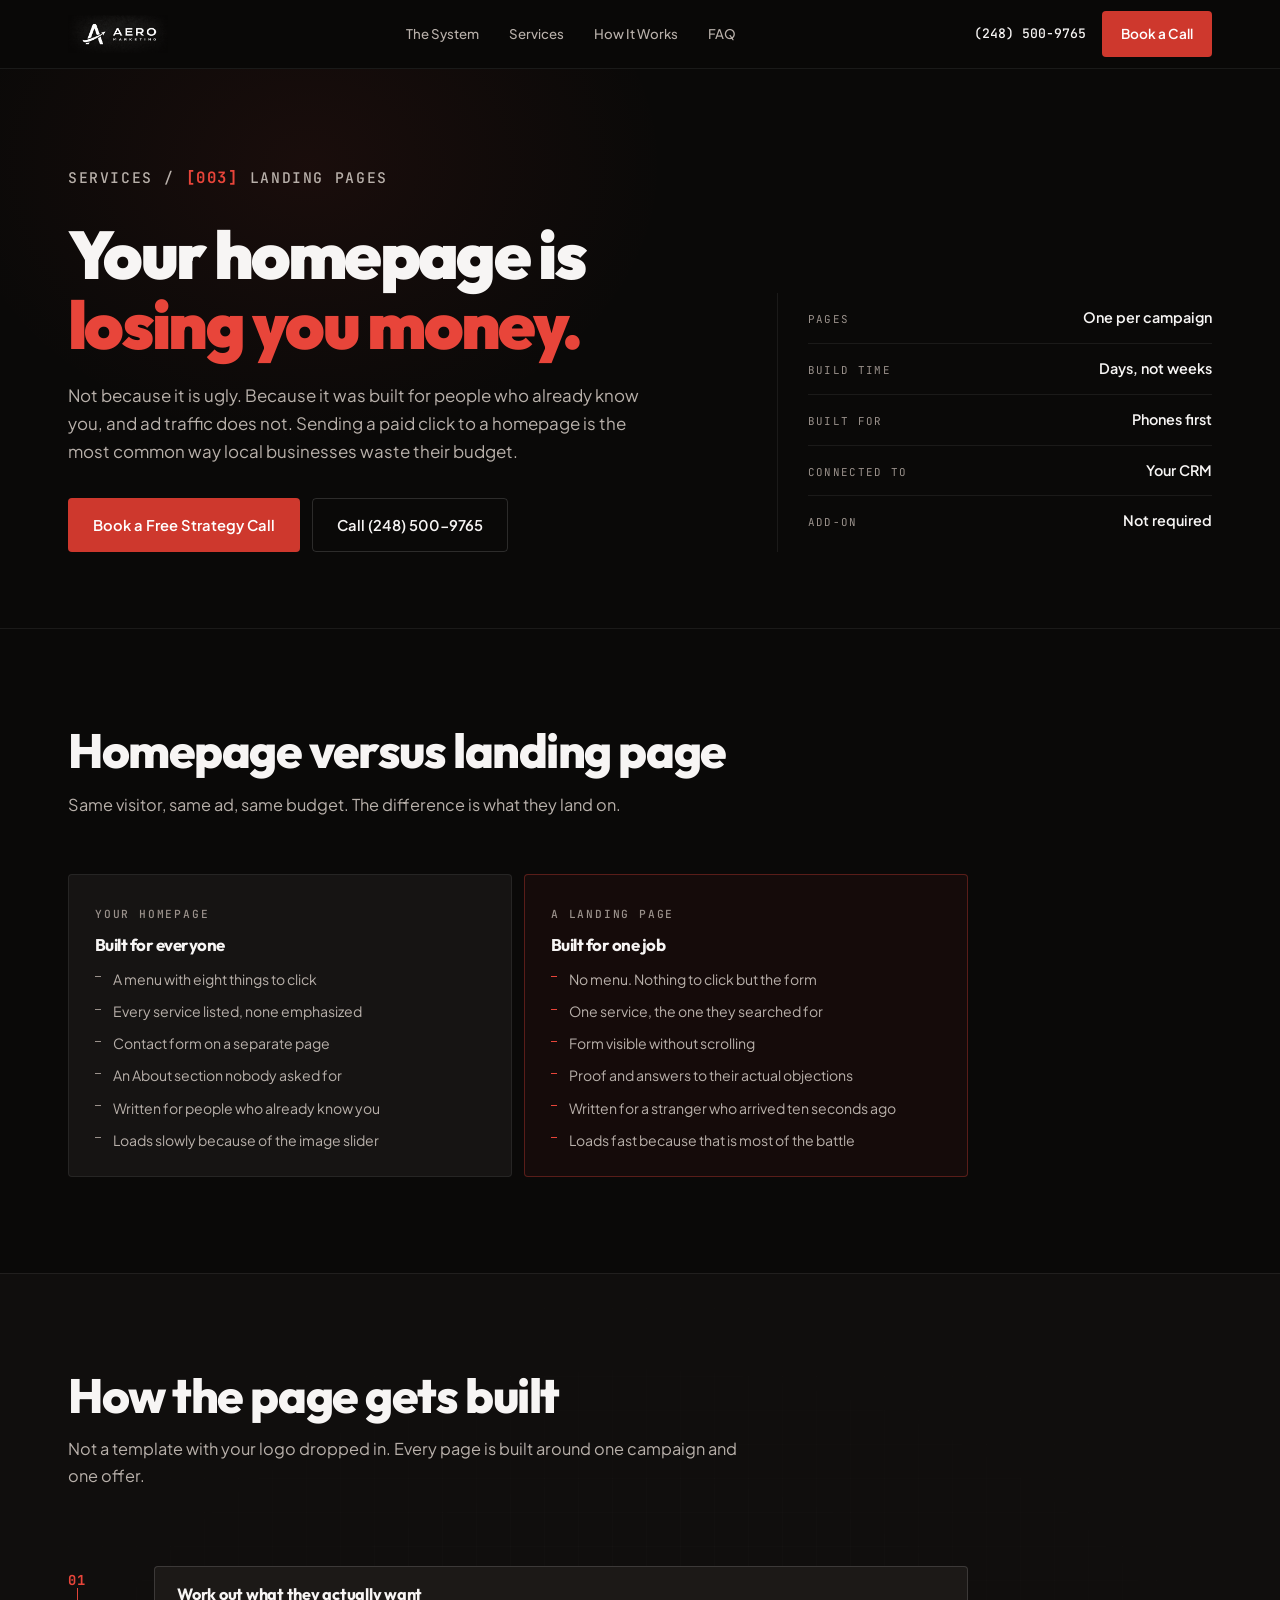
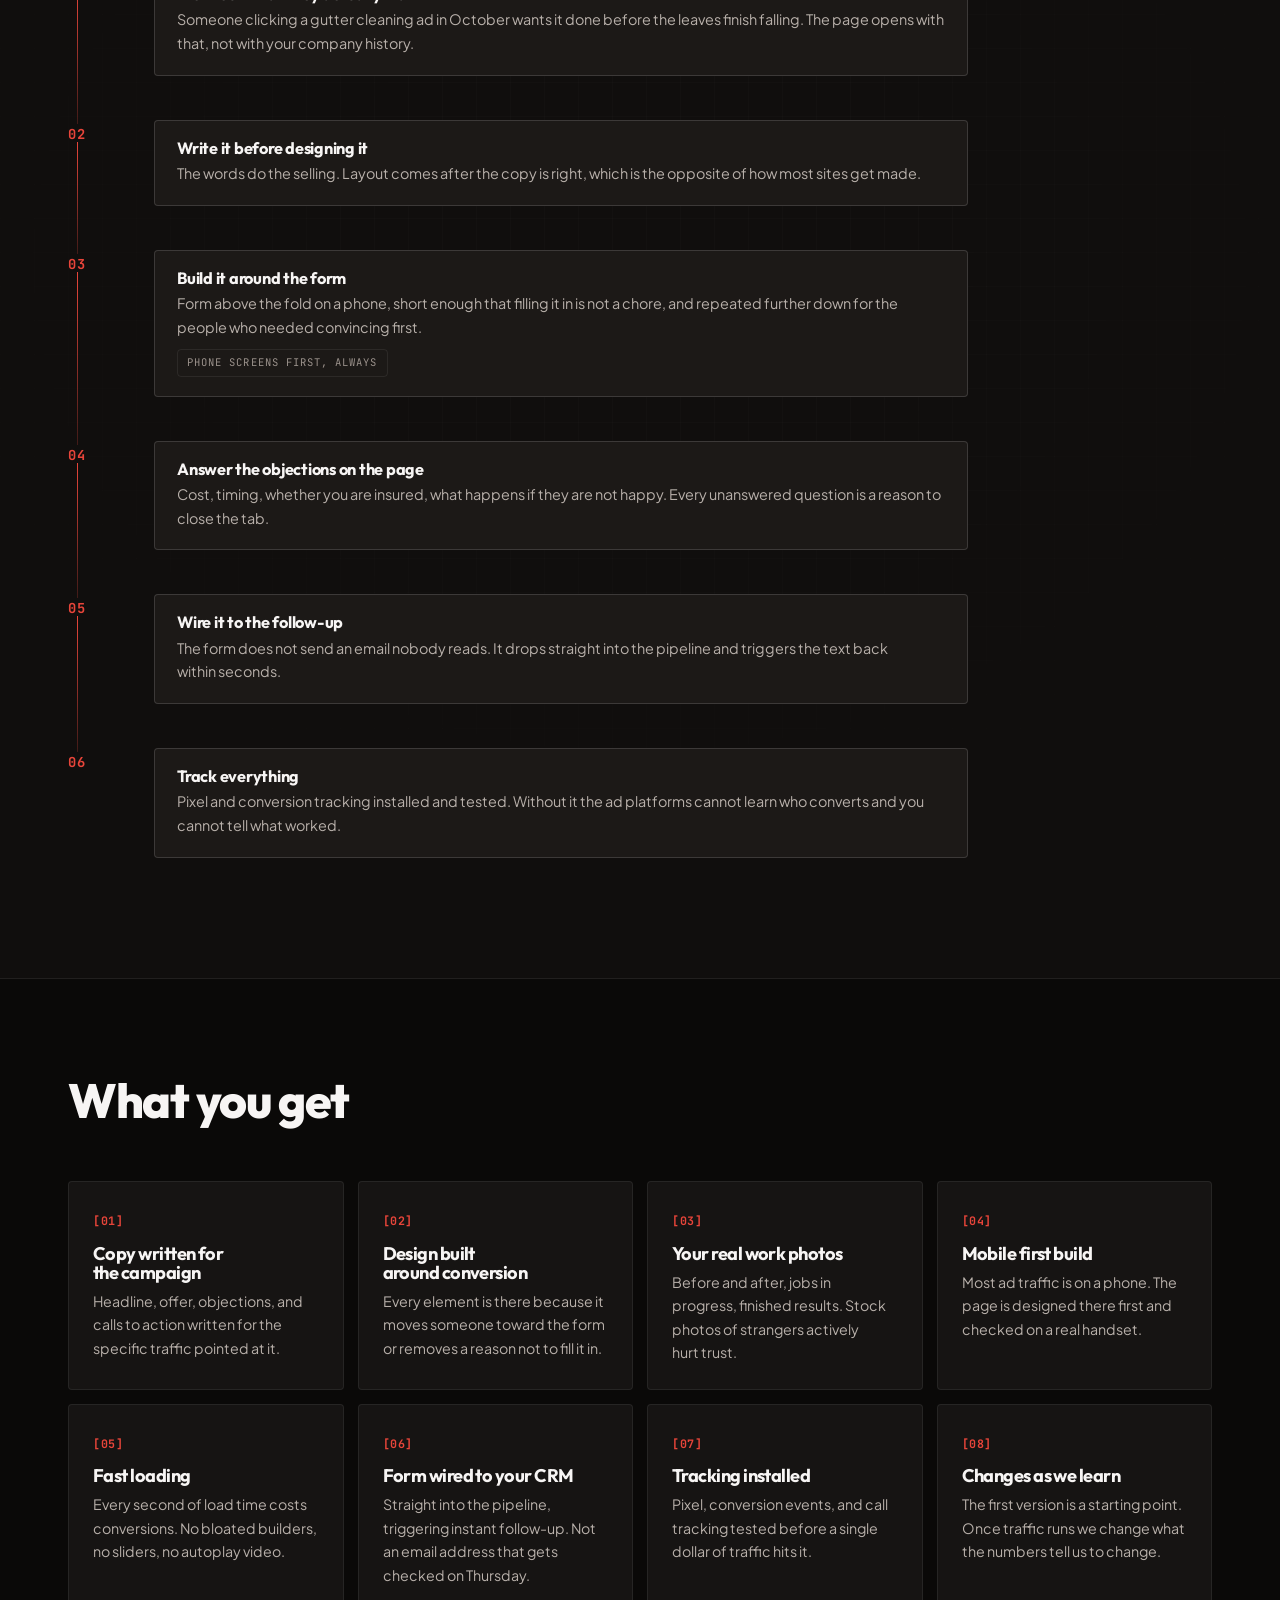
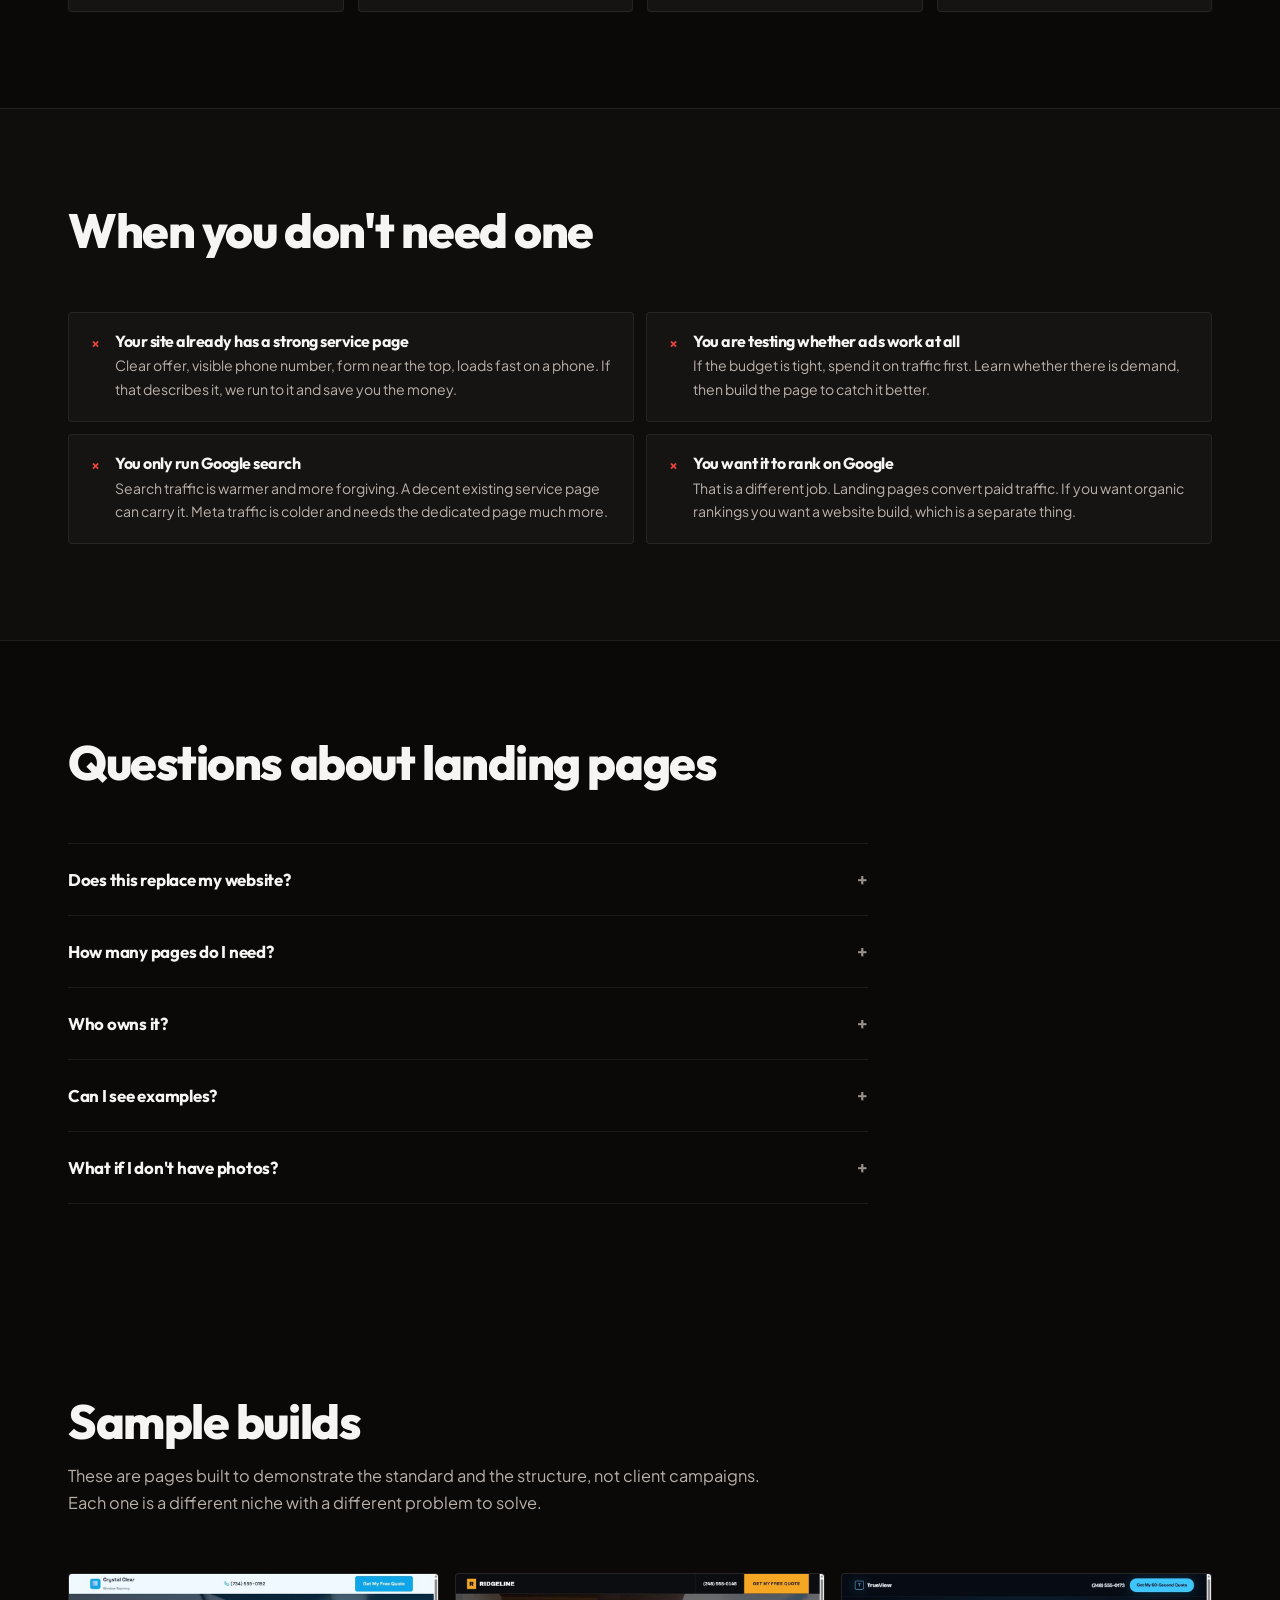
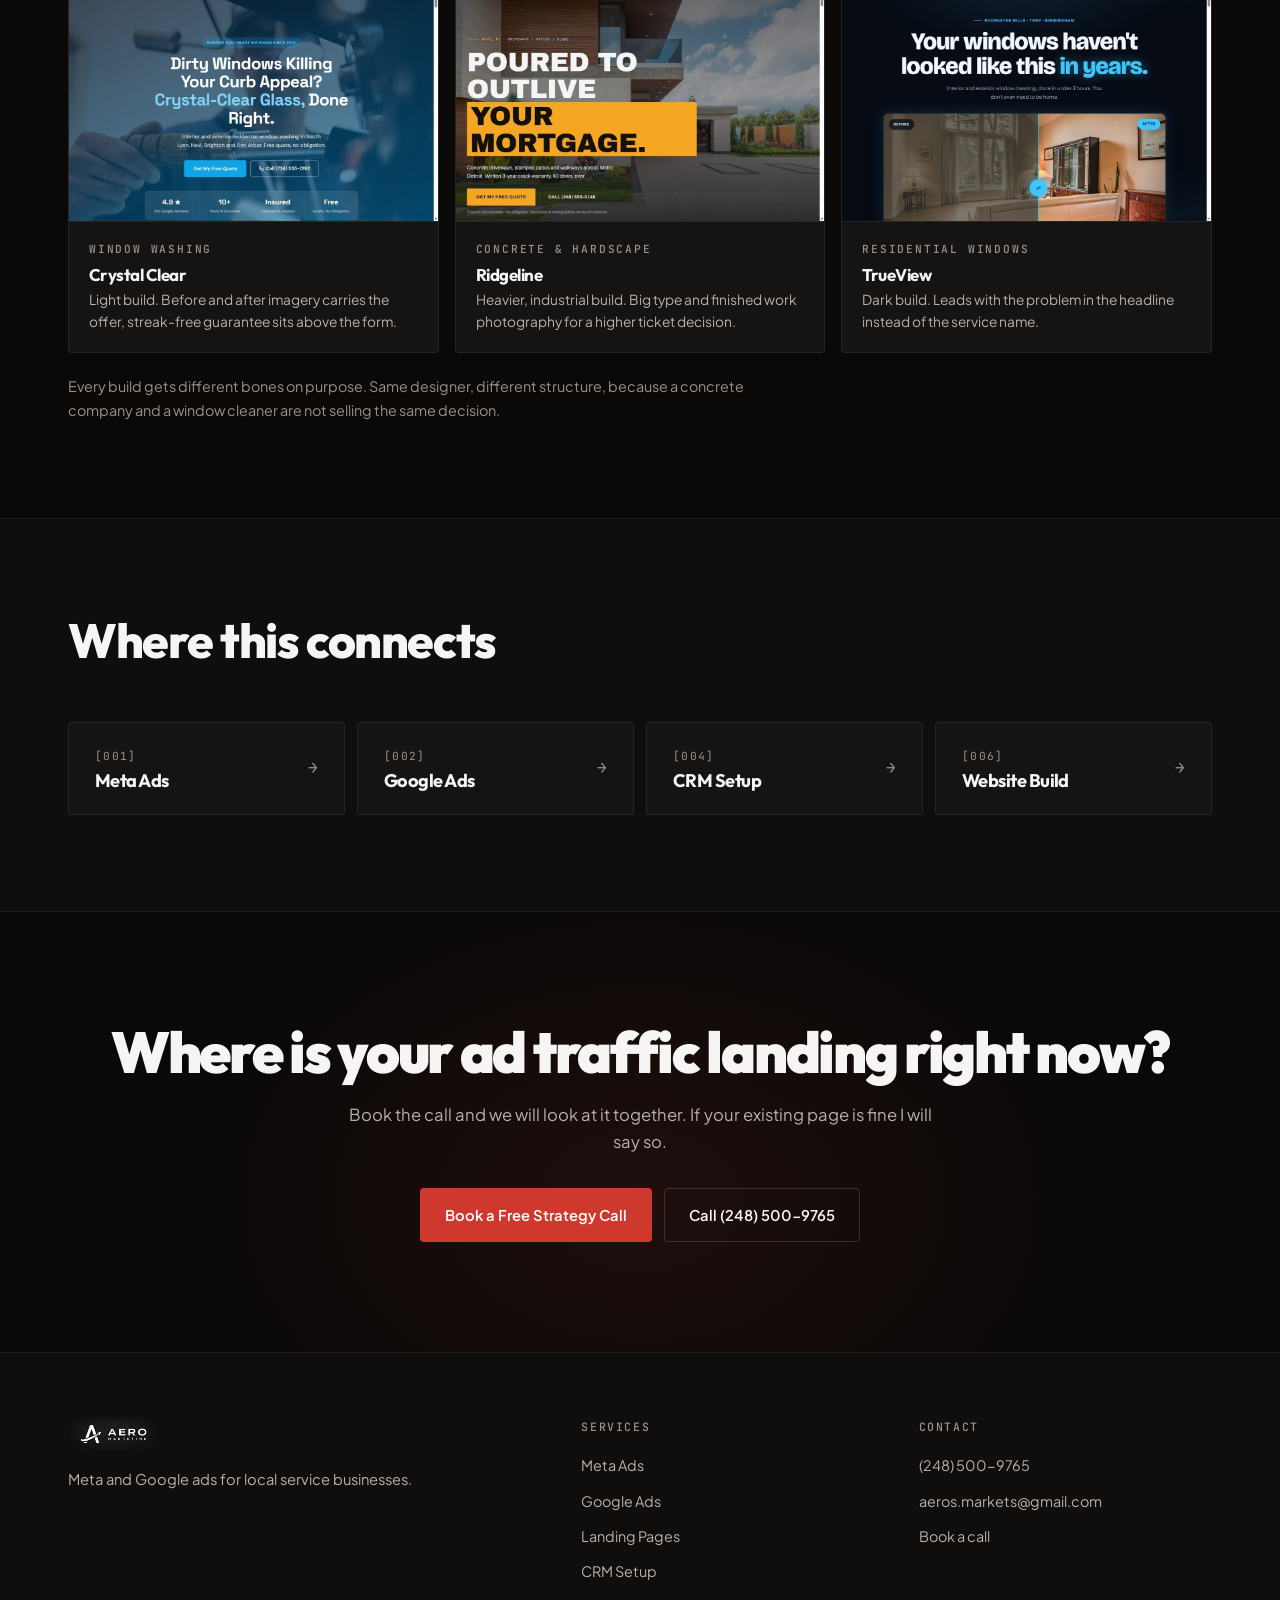
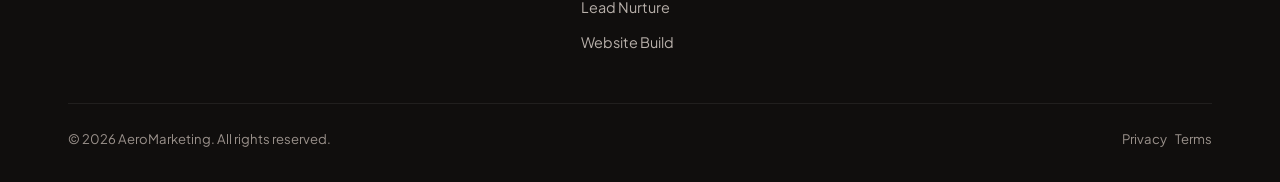
<file: landing-pages.html>
<!DOCTYPE html>
<html lang="en">
<head>
<meta charset="UTF-8" />
<meta name="viewport" content="width=device-width, initial-scale=1.0" />
<title>Landing Pages for Local Service Ads | AeroMarketing</title>
<meta name="description" content="One page, one offer, nothing else to click. Built for the campaign it sits under, not a homepage with a contact form buried in the menu." />
<meta property="og:title" content="Landing Pages for Local Service Ads | AeroMarketing" />
<meta property="og:description" content="One page, one offer, nothing else to click. Built for the campaign it sits under." />
<meta property="og:type" content="website" />
<meta property="og:image" content="og-image.png" />
<link rel="canonical" href="https://www.aeromarketing.org/landing-pages.html" />
<link rel="icon" type="image/png" href="favicon.png" />
<link rel="preconnect" href="https://fonts.googleapis.com" />
<link rel="preconnect" href="https://fonts.gstatic.com" crossorigin />
<link href="https://fonts.googleapis.com/css2?family=Outfit:wght@500;700;800;900&family=Plus+Jakarta+Sans:wght@400;500;600;700&family=JetBrains+Mono:wght@400;500;700&display=swap" rel="stylesheet" />
<link rel="stylesheet" href="site.css" />
<style>
.vs{display:grid;grid-template-columns:1fr 1fr;gap:12px;max-width:900px}
.vs-col{border:1px solid var(--border);border-radius:var(--radius);
  padding:24px 26px;background:var(--card)}
.vs-col.good{border-color:rgba(232,69,58,.32);background:rgba(232,69,58,.05)}
.vs-col h4{font-size:1.06rem;font-weight:700;margin:10px 0 14px}
.vs-col ul{list-style:none;display:grid;gap:9px}
.vs-col li{font-size:.88rem;padding-left:18px;position:relative}
.vs-col li::before{content:'';position:absolute;left:0;top:.62em;
  width:6px;height:1px;background:var(--muted)}
.vs-col.good li::before{background:var(--accent)}
@media (max-width:720px){.vs{grid-template-columns:1fr}}
</style>
</head>
<body>

<header class="hdr">
  <div class="hdr-in">
    <a href="index.html" class="hdr-logo"><img src="logo.png" alt="AeroMarketing" /></a>
    <nav class="hdr-nav">
      <a href="index.html#machine">The System</a>
      <a href="index.html#services">Services</a>
      <a href="index.html#process">How It Works</a>
      <a href="index.html#faq">FAQ</a>
    </nav>
    <div class="hdr-r">
      <a href="tel:+12485009765" class="hdr-tel">(248) 500-9765</a>
      <a href="book.html" class="btn btn-p btn-s">Book a Call</a>
    </div>
  </div>
</header>

<section class="shero">
  <div class="wrap shero-in">
    <div>
      <div class="crumb rev"><a href="index.html">Services</a> <span>/</span> <span class="n">[003]</span> <span>Landing Pages</span></div>
      <h1 class="rev" data-d="1">Your homepage is <em>losing you money.</em></h1>
      <p class="shero-sub rev" data-d="2">Not because it is ugly. Because it was built for people who already know you, and ad traffic does not. Sending a paid click to a homepage is the most common way local businesses waste their budget.</p>
      <div class="shero-cta rev" data-d="3">
        <a href="book.html" class="btn btn-p">Book a Free Strategy Call</a>
        <a href="tel:+12485009765" class="btn btn-o">Call (248) 500-9765</a>
      </div>
    </div>
    <div class="rail rev" data-d="2">
      <div class="rail-row"><span class="rail-k">Pages</span><span class="rail-v">One per campaign</span></div>
      <div class="rail-row"><span class="rail-k">Build time</span><span class="rail-v">Days, not weeks</span></div>
      <div class="rail-row"><span class="rail-k">Built for</span><span class="rail-v">Phones first</span></div>
      <div class="rail-row"><span class="rail-k">Connected to</span><span class="rail-v">Your CRM</span></div>
      <div class="rail-row"><span class="rail-k">Add-on</span><span class="rail-v">Not required</span></div>
    </div>
  </div>
</section>

<section class="sec">
  <div class="wrap">
    <div class="sec-hd">
      <h2 class="rev">Homepage versus landing page</h2>
      <p class="rev" data-d="1">Same visitor, same ad, same budget. The difference is what they land on.</p>
    </div>
    <div class="vs">
      <div class="vs-col rev">
        <span class="mono">Your homepage</span>
        <h4>Built for everyone</h4>
        <ul>
          <li>A menu with eight things to click</li>
          <li>Every service listed, none emphasized</li>
          <li>Contact form on a separate page</li>
          <li>An About section nobody asked for</li>
          <li>Written for people who already know you</li>
          <li>Loads slowly because of the image slider</li>
        </ul>
      </div>
      <div class="vs-col good rev" data-d="1">
        <span class="mono">A landing page</span>
        <h4>Built for one job</h4>
        <ul>
          <li>No menu. Nothing to click but the form</li>
          <li>One service, the one they searched for</li>
          <li>Form visible without scrolling</li>
          <li>Proof and answers to their actual objections</li>
          <li>Written for a stranger who arrived ten seconds ago</li>
          <li>Loads fast because that is most of the battle</li>
        </ul>
      </div>
    </div>
  </div>
</section>

<section class="sec sec-alt">
  <div class="grid-tex"></div>
  <div class="wrap">
    <div class="sec-hd">
      <h2 class="rev">How the page gets built</h2>
      <p class="rev" data-d="1">Not a template with your logo dropped in. Every page is built around one campaign and one offer.</p>
    </div>
    <div class="flow">
      <div class="step">
        <div class="step-n">01</div>
        <div class="step-b">
          <h4>Work out what they actually want</h4>
          <p>Someone clicking a gutter cleaning ad in October wants it done before the leaves finish falling. The page opens with that, not with your company history.</p>
        </div>
      </div>
      <div class="step">
        <div class="step-n">02</div>
        <div class="step-b">
          <h4>Write it before designing it</h4>
          <p>The words do the selling. Layout comes after the copy is right, which is the opposite of how most sites get made.</p>
        </div>
      </div>
      <div class="step">
        <div class="step-n">03</div>
        <div class="step-b">
          <h4>Build it around the form</h4>
          <p>Form above the fold on a phone, short enough that filling it in is not a chore, and repeated further down for the people who needed convincing first.</p>
          <span class="tag">Phone screens first, always</span>
        </div>
      </div>
      <div class="step">
        <div class="step-n">04</div>
        <div class="step-b">
          <h4>Answer the objections on the page</h4>
          <p>Cost, timing, whether you are insured, what happens if they are not happy. Every unanswered question is a reason to close the tab.</p>
        </div>
      </div>
      <div class="step">
        <div class="step-n">05</div>
        <div class="step-b">
          <h4>Wire it to the follow-up</h4>
          <p>The form does not send an email nobody reads. It drops straight into the pipeline and triggers the text back within seconds.</p>
        </div>
      </div>
      <div class="step">
        <div class="step-n">06</div>
        <div class="step-b">
          <h4>Track everything</h4>
          <p>Pixel and conversion tracking installed and tested. Without it the ad platforms cannot learn who converts and you cannot tell what worked.</p>
        </div>
      </div>
    </div>
  </div>
</section>

<section class="sec">
  <div class="wrap">
    <div class="sec-hd"><h2 class="rev">What you get</h2></div>
    <div class="dlv-grid">
      <div class="dlv rev">
        <span class="dlv-n">[01]</span>
        <h3>Copy written for the campaign</h3>
        <p>Headline, offer, objections, and calls to action written for the specific traffic pointed at it.</p>
      </div>
      <div class="dlv rev" data-d="1">
        <span class="dlv-n">[02]</span>
        <h3>Design built around conversion</h3>
        <p>Every element is there because it moves someone toward the form or removes a reason not to fill it in.</p>
      </div>
      <div class="dlv rev" data-d="2">
        <span class="dlv-n">[03]</span>
        <h3>Your real work photos</h3>
        <p>Before and after, jobs in progress, finished results. Stock photos of strangers actively hurt trust.</p>
      </div>
      <div class="dlv rev" data-d="3">
        <span class="dlv-n">[04]</span>
        <h3>Mobile first build</h3>
        <p>Most ad traffic is on a phone. The page is designed there first and checked on a real handset.</p>
      </div>
      <div class="dlv rev">
        <span class="dlv-n">[05]</span>
        <h3>Fast loading</h3>
        <p>Every second of load time costs conversions. No bloated builders, no sliders, no autoplay video.</p>
      </div>
      <div class="dlv rev" data-d="1">
        <span class="dlv-n">[06]</span>
        <h3>Form wired to your CRM</h3>
        <p>Straight into the pipeline, triggering instant follow-up. Not an email address that gets checked on Thursday.</p>
      </div>
      <div class="dlv rev" data-d="2">
        <span class="dlv-n">[07]</span>
        <h3>Tracking installed</h3>
        <p>Pixel, conversion events, and call tracking tested before a single dollar of traffic hits it.</p>
      </div>
      <div class="dlv rev" data-d="3">
        <span class="dlv-n">[08]</span>
        <h3>Changes as we learn</h3>
        <p>The first version is a starting point. Once traffic runs we change what the numbers tell us to change.</p>
      </div>
    </div>
  </div>
</section>

<section class="sec sec-alt">
  <div class="wrap">
    <div class="sec-hd"><h2 class="rev">When you don't need one</h2></div>
    <div class="not-grid">
      <div class="not rev">
        <span class="not-x">&times;</span>
        <div>
          <h4>Your site already has a strong service page</h4>
          <p>Clear offer, visible phone number, form near the top, loads fast on a phone. If that describes it, we run to it and save you the money.</p>
        </div>
      </div>
      <div class="not rev" data-d="1">
        <span class="not-x">&times;</span>
        <div>
          <h4>You are testing whether ads work at all</h4>
          <p>If the budget is tight, spend it on traffic first. Learn whether there is demand, then build the page to catch it better.</p>
        </div>
      </div>
      <div class="not rev" data-d="2">
        <span class="not-x">&times;</span>
        <div>
          <h4>You only run Google search</h4>
          <p>Search traffic is warmer and more forgiving. A decent existing service page can carry it. Meta traffic is colder and needs the dedicated page much more.</p>
        </div>
      </div>
      <div class="not rev" data-d="3">
        <span class="not-x">&times;</span>
        <div>
          <h4>You want it to rank on Google</h4>
          <p>That is a different job. Landing pages convert paid traffic. If you want organic rankings you want a website build, which is a separate thing.</p>
        </div>
      </div>
    </div>
  </div>
</section>

<section class="sec">
  <div class="wrap">
    <div class="sec-hd"><h2 class="rev">Questions about landing pages</h2></div>
    <div class="faq">
      <div class="fq rev">
        <button class="fq-q">Does this replace my website?<span class="fq-i">+</span></button>
        <div class="fq-a"><div><p>No. It sits alongside it on its own address and only ad traffic goes there. Your normal website carries on doing its job for people who find you organically or already know your name.</p></div></div>
      </div>
      <div class="fq rev">
        <button class="fq-q">How many pages do I need?<span class="fq-i">+</span></button>
        <div class="fq-a"><div><p>Start with one for your main service. If you run separate campaigns for genuinely different services, each one wants its own page, because the whole advantage is that the page matches the ad they clicked.</p></div></div>
      </div>
      <div class="fq rev">
        <button class="fq-q">Who owns it?<span class="fq-i">+</span></button>
        <div class="fq-a"><div><p>You do. It lives on hosting in your name and you keep it if we stop working together. Same principle as the ad accounts.</p></div></div>
      </div>
      <div class="fq rev">
        <button class="fq-q">Can I see examples?<span class="fq-i">+</span></button>
        <div class="fq-a"><div><p>Yes. There are sample builds I can walk you through on the call, including ones for niches close to yours. They show the structure and the standard of build rather than being client work I am claiming credit for.</p></div></div>
      </div>
      <div class="fq rev">
        <button class="fq-q">What if I don't have photos?<span class="fq-i">+</span></button>
        <div class="fq-a"><div><p>This is the most common holdup and it is worth solving properly. Phone photos of real jobs beat professional stock every time. I will tell you exactly what to shoot and it usually takes one afternoon.</p></div></div>
      </div>
    </div>
  </div>
</section>

<style>
.gal{display:grid;grid-template-columns:repeat(auto-fit,minmax(280px,1fr));gap:16px}
.gal-i{background:var(--card);border:1px solid var(--border);border-radius:var(--radius);
  overflow:hidden;transition:border-color .22s var(--ease),transform .22s var(--ease)}
@media (hover:hover) and (pointer:fine){
  .gal-i:hover{border-color:var(--border-hi);transform:translateY(-3px)}
}
.gal-i img{width:100%;display:block;border-bottom:1px solid var(--border)}
.gal-t{padding:18px 20px}
.gal-t .mono{display:block;margin-bottom:7px}
.gal-t h3{font-size:1.06rem;font-weight:700;margin-bottom:5px}
.gal-t p{font-size:.86rem;margin:0}
.gal-note{margin-top:22px;font-size:.9rem;color:var(--muted);max-width:64ch}
</style>
<section class="sec">
  <div class="wrap">
    <div class="sec-hd">
      <h2 class="rev">Sample builds</h2>
      <p class="rev" data-d="1">These are pages built to demonstrate the standard and the structure, not client campaigns. Each one is a different niche with a different problem to solve.</p>
    </div>
    <div class="gal">
      <div class="gal-i rev">
        <img src="work-crystalclear.jpg" alt="Sample landing page build for a window washing company" loading="lazy" />
        <div class="gal-t">
          <span class="mono">Window Washing</span>
          <h3>Crystal Clear</h3>
          <p>Light build. Before and after imagery carries the offer, streak-free guarantee sits above the form.</p>
        </div>
      </div>
      <div class="gal-i rev" data-d="1">
        <img src="work-ridgeline.jpg" alt="Sample landing page build for a concrete and hardscape company" loading="lazy" />
        <div class="gal-t">
          <span class="mono">Concrete &amp; Hardscape</span>
          <h3>Ridgeline</h3>
          <p>Heavier, industrial build. Big type and finished work photography for a higher ticket decision.</p>
        </div>
      </div>
      <div class="gal-i rev" data-d="2">
        <img src="work-trueview.jpg" alt="Sample landing page build for a residential window company" loading="lazy" />
        <div class="gal-t">
          <span class="mono">Residential Windows</span>
          <h3>TrueView</h3>
          <p>Dark build. Leads with the problem in the headline instead of the service name.</p>
        </div>
      </div>
    </div>
    <p class="gal-note rev">Every build gets different bones on purpose. Same designer, different structure, because a concrete company and a window cleaner are not selling the same decision.</p>
  </div>
</section>

<section class="sec sec-alt">
  <div class="wrap">
    <div class="sec-hd"><h2 class="rev">Where this connects</h2></div>
    <div class="nxt-grid">
      <a href="meta-ads.html" class="nxt rev">
        <div><span class="nxt-k">[001]</span><h4>Meta Ads</h4></div>
        <span class="nxt-go">&rarr;</span>
      </a>
      <a href="google-ads.html" class="nxt rev" data-d="1">
        <div><span class="nxt-k">[002]</span><h4>Google Ads</h4></div>
        <span class="nxt-go">&rarr;</span>
      </a>
      <a href="ghl-crm.html" class="nxt rev" data-d="2">
        <div><span class="nxt-k">[004]</span><h4>CRM Setup</h4></div>
        <span class="nxt-go">&rarr;</span>
      </a>
      <a href="websites.html" class="nxt rev" data-d="3">
        <div><span class="nxt-k">[006]</span><h4>Website Build</h4></div>
        <span class="nxt-go">&rarr;</span>
      </a>
    </div>
  </div>
</section>

<section class="fcta">
  <div class="wrap fcta-in">
    <h2 class="rev">Where is your ad traffic landing right now?</h2>
    <p class="rev" data-d="1">Book the call and we will look at it together. If your existing page is fine I will say so.</p>
    <div class="fcta-cta rev" data-d="2">
      <a href="book.html" class="btn btn-p">Book a Free Strategy Call</a>
      <a href="tel:+12485009765" class="btn btn-o">Call (248) 500-9765</a>
    </div>
  </div>
</section>

<footer class="ftr">
  <div class="wrap">
    <div class="ftr-top">
      <div>
        <div class="ftr-logo"><img src="logo.png" alt="AeroMarketing" /></div>
        <p class="ftr-tag">Meta and Google ads for local service businesses.</p>
      </div>
      <div>
        <h5>Services</h5>
        <ul>
          <li><a href="meta-ads.html">Meta Ads</a></li>
          <li><a href="google-ads.html">Google Ads</a></li>
          <li><a href="landing-pages.html">Landing Pages</a></li>
          <li><a href="ghl-crm.html">CRM Setup</a></li>
          <li><a href="lead-nurture.html">Lead Nurture</a></li>
          <li><a href="websites.html">Website Build</a></li>
        </ul>
      </div>
      <div>
        <h5>Contact</h5>
        <ul>
          <li><a href="tel:+12485009765">(248) 500-9765</a></li>
          <li><a href="mailto:aeros.markets@gmail.com">aeros.markets@gmail.com</a></li>
          <li><a href="book.html">Book a call</a></li>
        </ul>
      </div>
    </div>
    <div class="ftr-btm">
      <span>&copy; <span id="yr">2026</span> AeroMarketing. All rights reserved.</span>
      <span><a href="privacy.html">Privacy</a> &nbsp;&nbsp; <a href="terms.html">Terms</a></span>
    </div>
  </div>
</footer>

<div class="msb">
  <a href="tel:+12485009765" class="btn btn-o">Call Now</a>
  <a href="book.html" class="btn btn-p">Book a Call</a>
</div>

<script src="site.js"></script>
<!-- GHL Chat Widget -->
<script src="https://widgets.leadconnectorhq.com/loader.js" data-resources-url="https://widgets.leadconnectorhq.com/chat-widget/loader.js" data-widget-id="6a432f056112ba37bb6cda85" data-source="WEB_USER"></script>
</body>
</html>
</file>
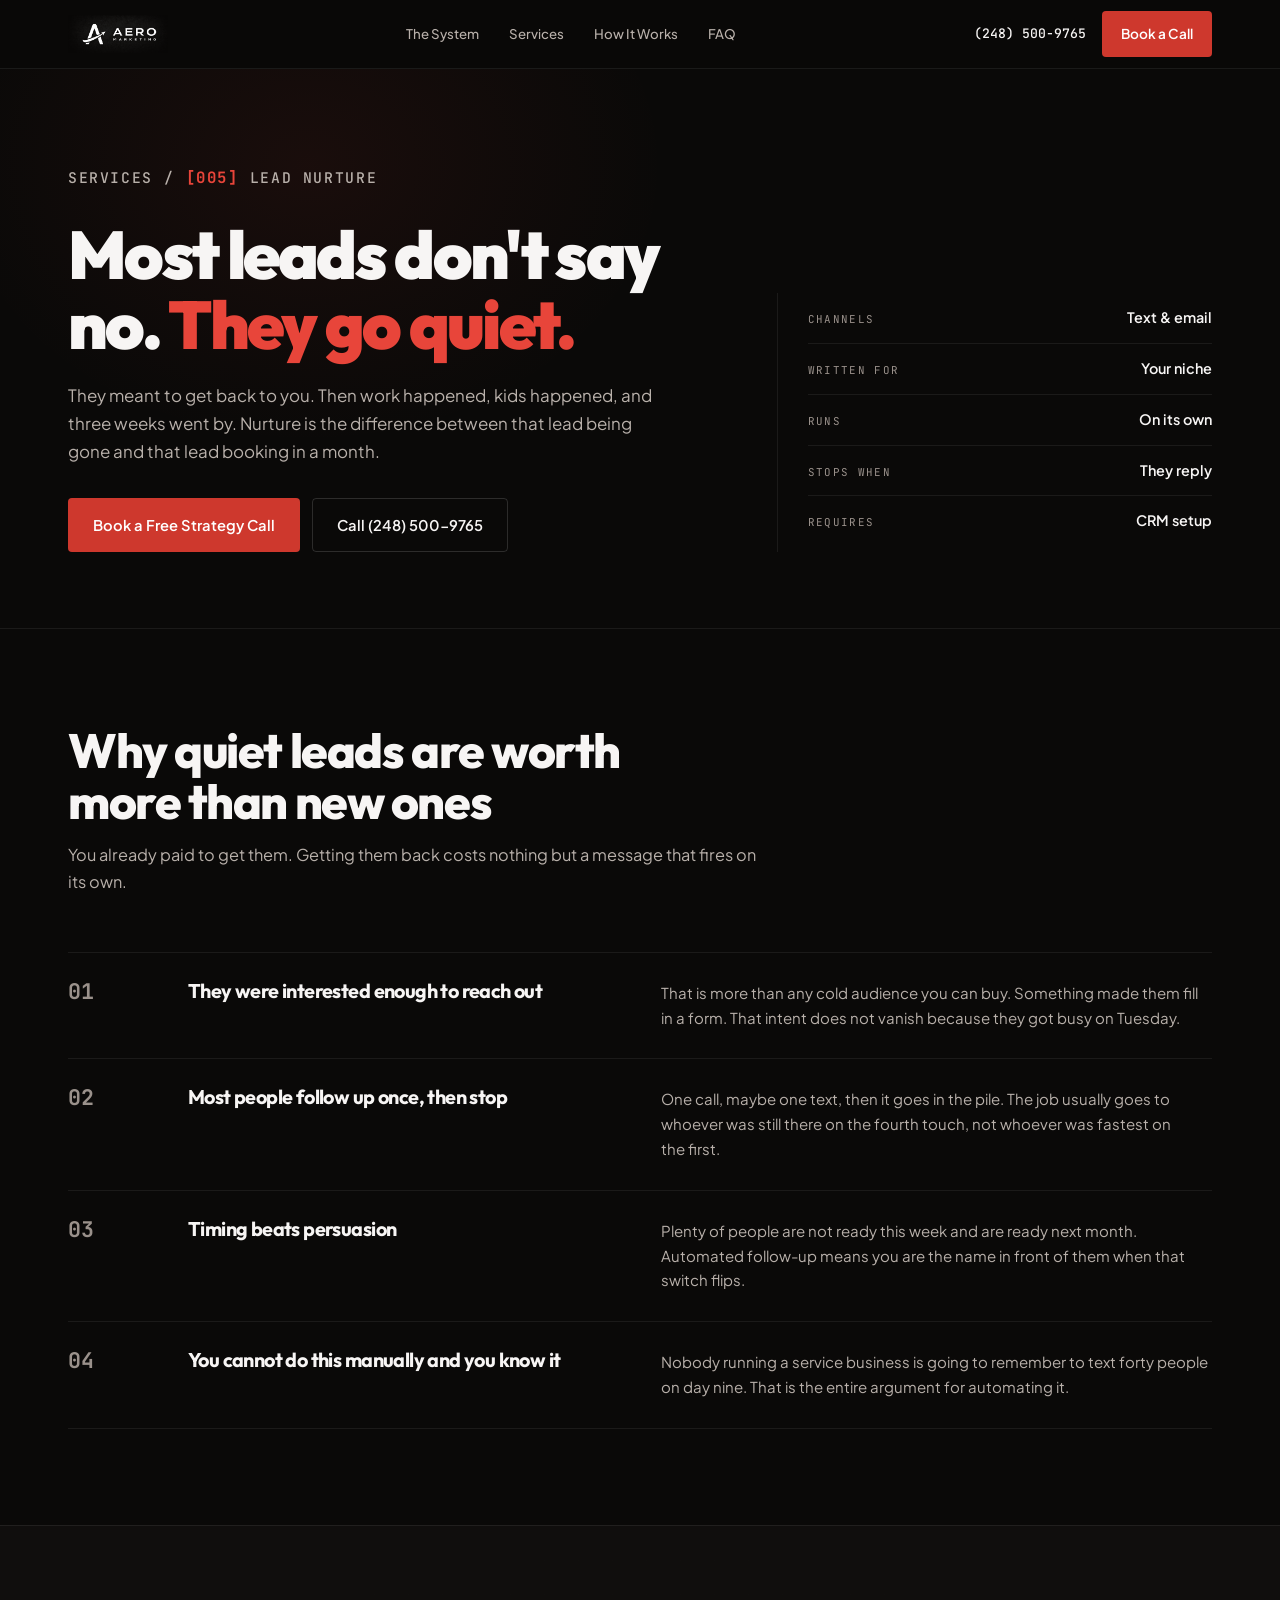
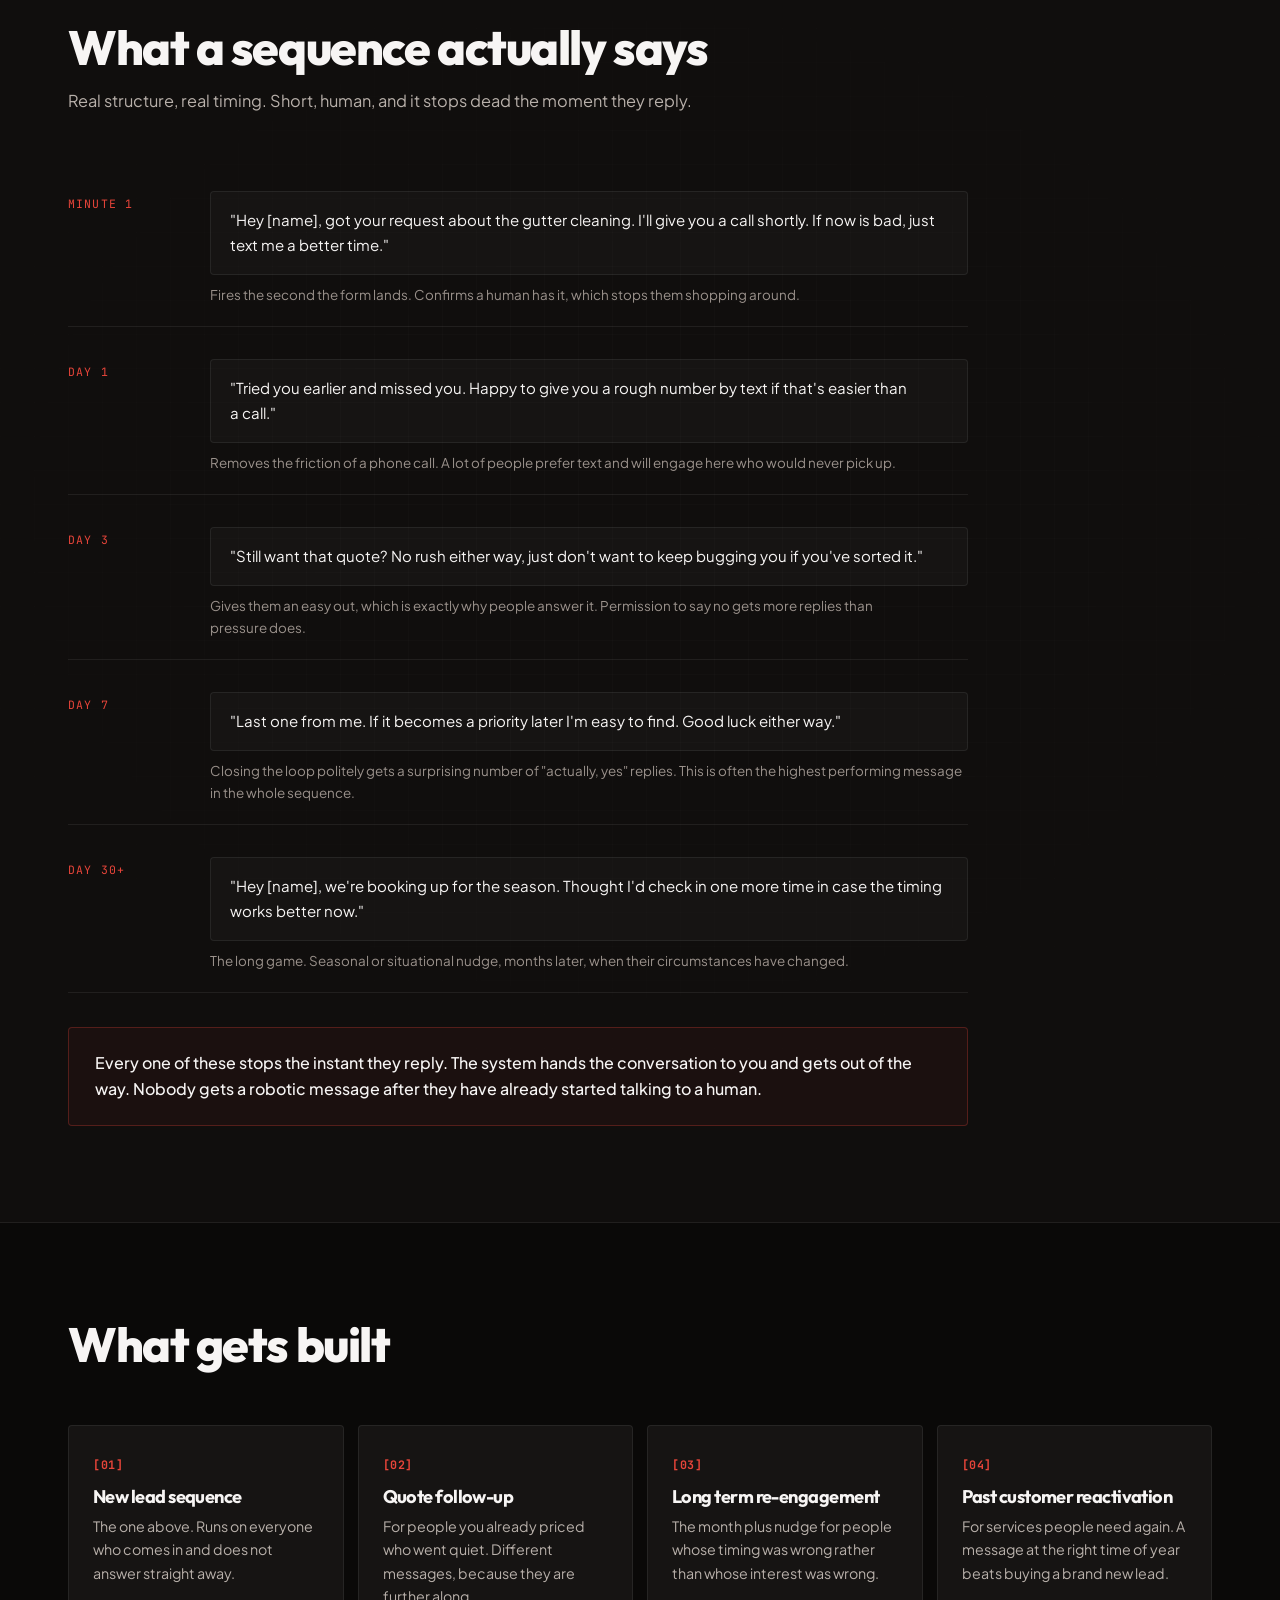
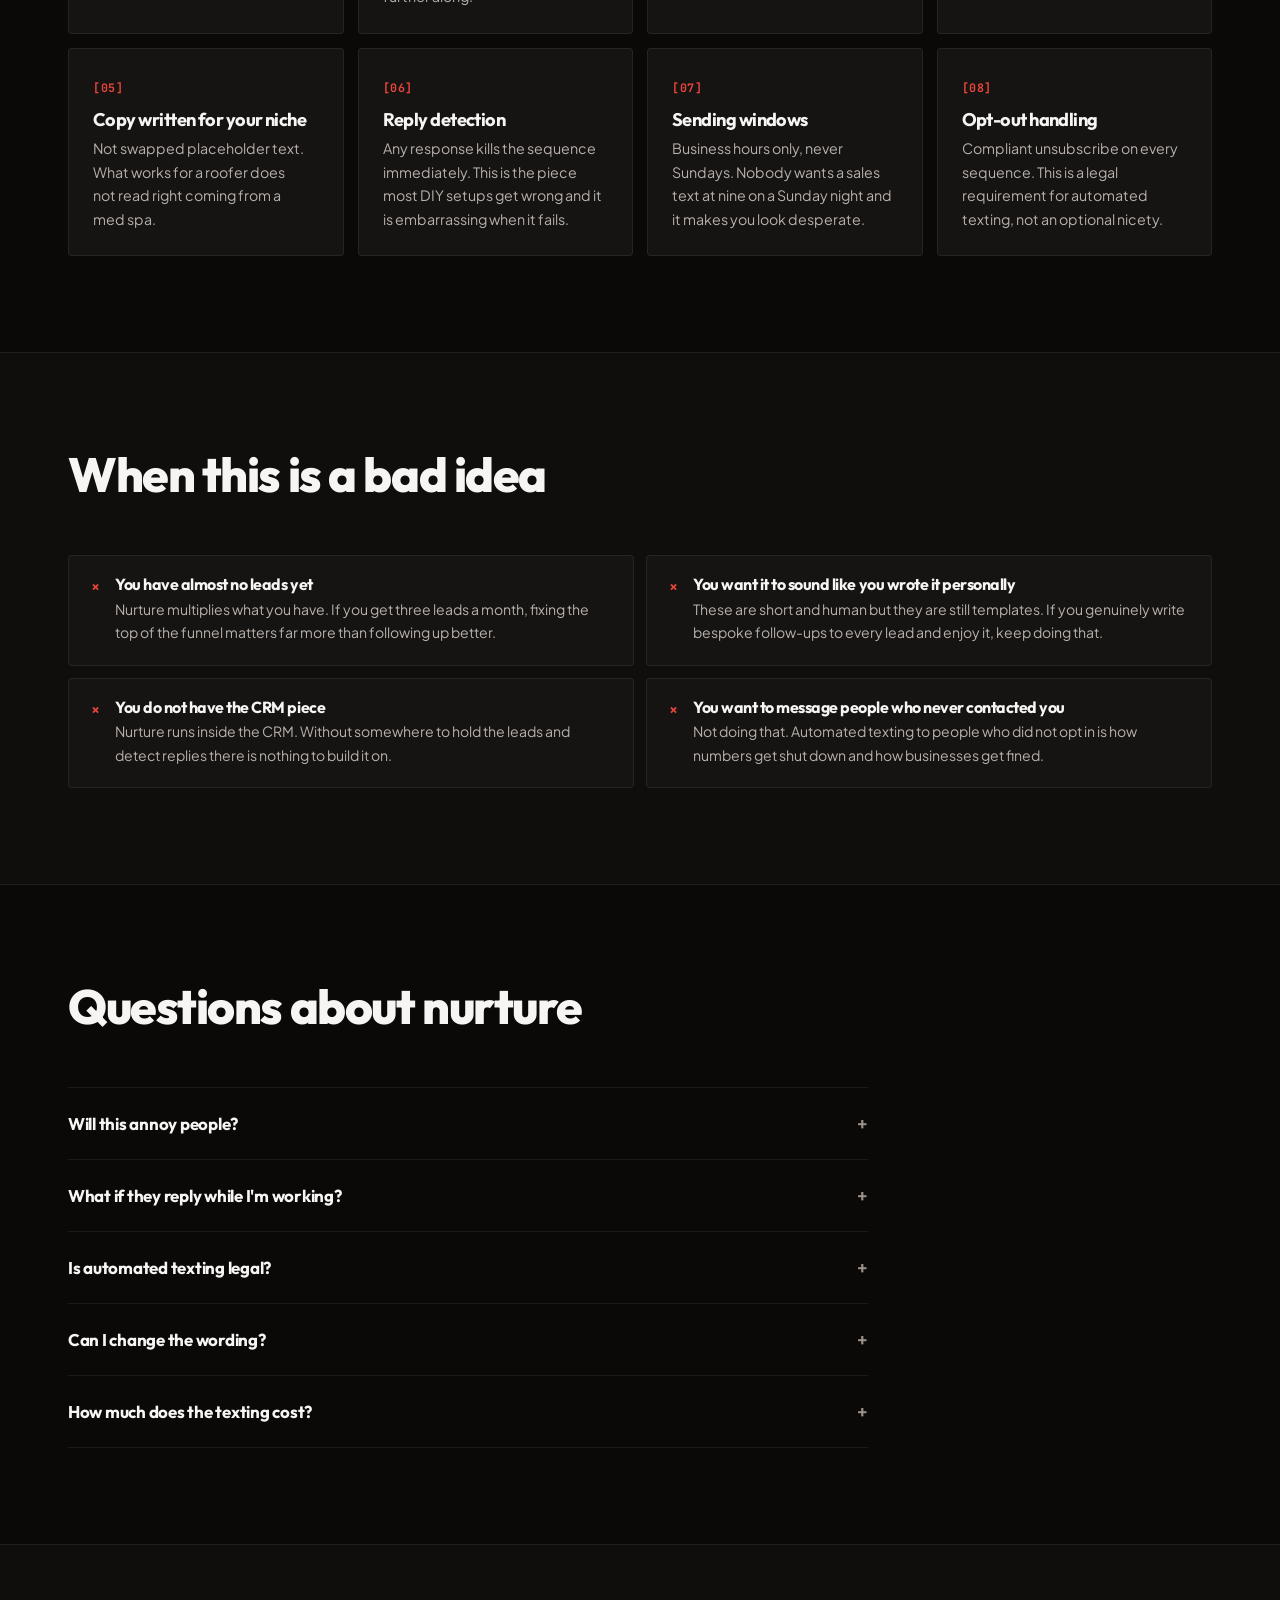
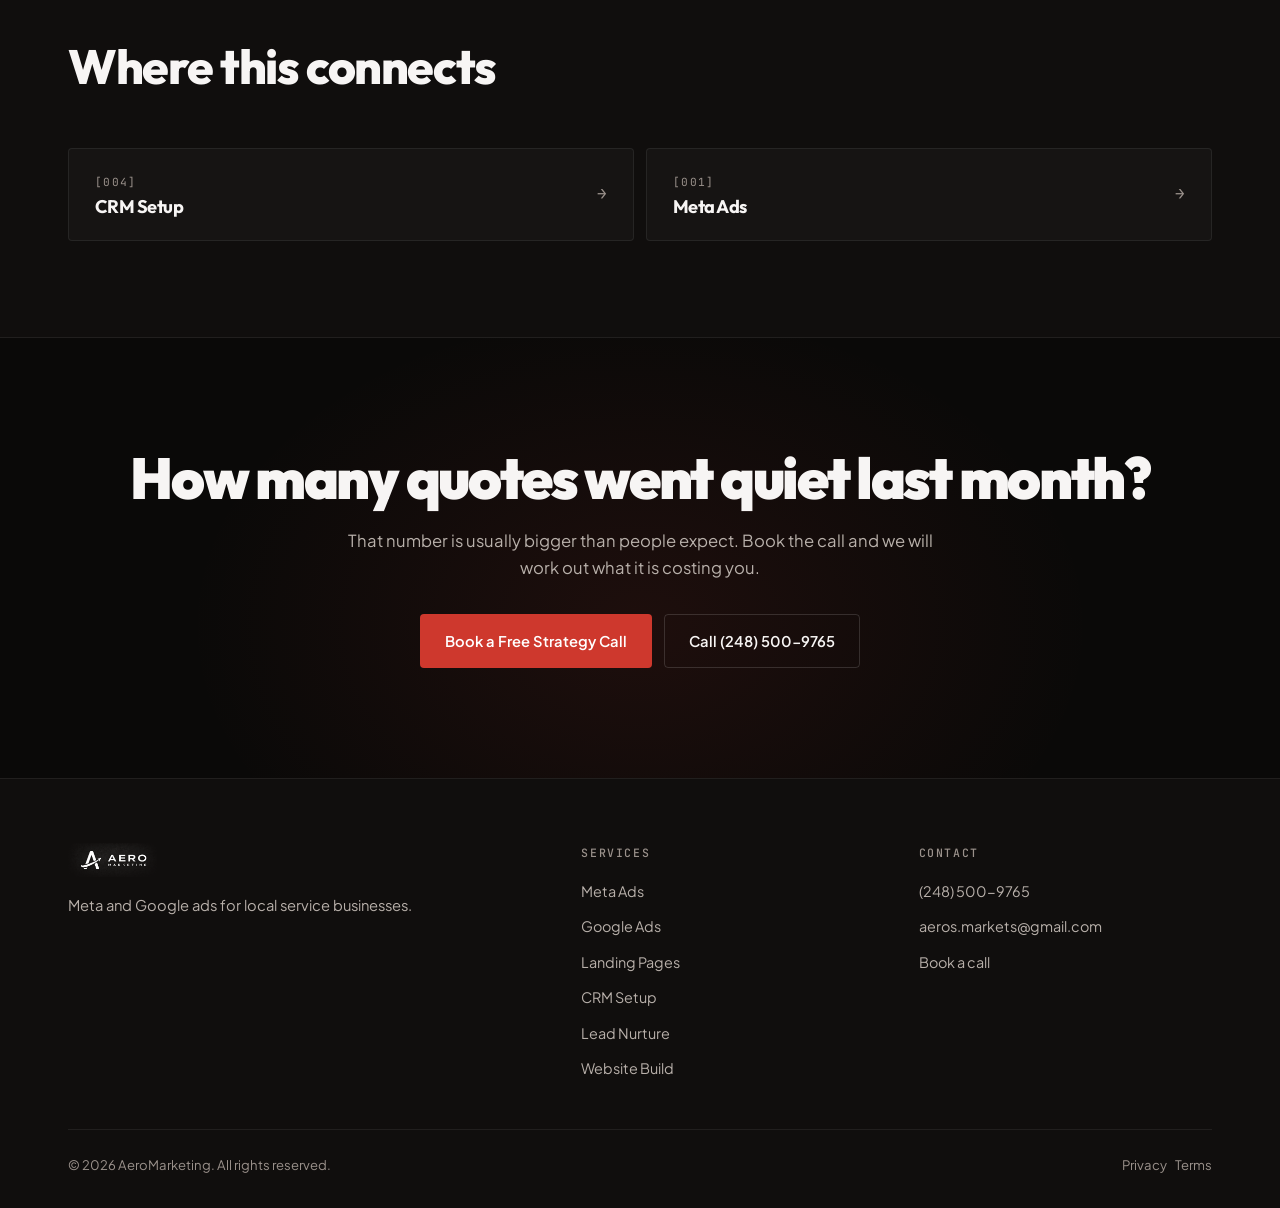
<file: lead-nurture.html>
<!DOCTYPE html>
<html lang="en">
<head>
<meta charset="UTF-8" />
<meta name="viewport" content="width=device-width, initial-scale=1.0" />
<title>Lead Nurture Sequences for Local Service Businesses | AeroMarketing</title>
<meta name="description" content="Automated text and email follow-up so the leads who did not answer the first time stop going in the bin. Written for your niche, running inside your CRM." />
<meta property="og:title" content="Lead Nurture Sequences | AeroMarketing" />
<meta property="og:description" content="Automated text and email follow-up so the leads who did not answer the first time stop going in the bin." />
<meta property="og:type" content="website" />
<meta property="og:image" content="og-image.png" />
<link rel="canonical" href="https://www.aeromarketing.org/lead-nurture.html" />
<link rel="icon" type="image/png" href="favicon.png" />
<link rel="preconnect" href="https://fonts.googleapis.com" />
<link rel="preconnect" href="https://fonts.gstatic.com" crossorigin />
<link href="https://fonts.googleapis.com/css2?family=Outfit:wght@500;700;800;900&family=Plus+Jakarta+Sans:wght@400;500;600;700&family=JetBrains+Mono:wght@400;500;700&display=swap" rel="stylesheet" />
<link rel="stylesheet" href="site.css" />
<style>
.msg{max-width:900px;display:grid;gap:12px}
.msg-row{display:grid;grid-template-columns:120px 1fr;gap:22px;align-items:start;
  padding:20px 0;border-bottom:1px solid var(--border)}
.msg-when{font-family:var(--font-m);font-size:.72rem;letter-spacing:.1em;
  text-transform:uppercase;color:var(--accent);padding-top:3px}
.msg-bub{background:var(--card);border:1px solid var(--border);
  border-radius:var(--radius);padding:16px 19px}
.msg-bub p{font-size:.94rem;color:var(--heading);margin:0}
.msg-note{font-size:.84rem;margin-top:9px;color:var(--muted)}
@media (max-width:720px){.msg-row{grid-template-columns:1fr;gap:10px}}
</style>
</head>
<body>

<header class="hdr">
  <div class="hdr-in">
    <a href="index.html" class="hdr-logo"><img src="logo.png" alt="AeroMarketing" /></a>
    <nav class="hdr-nav">
      <a href="index.html#machine">The System</a>
      <a href="index.html#services">Services</a>
      <a href="index.html#process">How It Works</a>
      <a href="index.html#faq">FAQ</a>
    </nav>
    <div class="hdr-r">
      <a href="tel:+12485009765" class="hdr-tel">(248) 500-9765</a>
      <a href="book.html" class="btn btn-p btn-s">Book a Call</a>
    </div>
  </div>
</header>

<section class="shero">
  <div class="wrap shero-in">
    <div>
      <div class="crumb rev"><a href="index.html">Services</a> <span>/</span> <span class="n">[005]</span> <span>Lead Nurture</span></div>
      <h1 class="rev" data-d="1">Most leads don't say no. <em>They go quiet.</em></h1>
      <p class="shero-sub rev" data-d="2">They meant to get back to you. Then work happened, kids happened, and three weeks went by. Nurture is the difference between that lead being gone and that lead booking in a month.</p>
      <div class="shero-cta rev" data-d="3">
        <a href="book.html" class="btn btn-p">Book a Free Strategy Call</a>
        <a href="tel:+12485009765" class="btn btn-o">Call (248) 500-9765</a>
      </div>
    </div>
    <div class="rail rev" data-d="2">
      <div class="rail-row"><span class="rail-k">Channels</span><span class="rail-v">Text &amp; email</span></div>
      <div class="rail-row"><span class="rail-k">Written for</span><span class="rail-v">Your niche</span></div>
      <div class="rail-row"><span class="rail-k">Runs</span><span class="rail-v">On its own</span></div>
      <div class="rail-row"><span class="rail-k">Stops when</span><span class="rail-v">They reply</span></div>
      <div class="rail-row"><span class="rail-k">Requires</span><span class="rail-v">CRM setup</span></div>
    </div>
  </div>
</section>

<section class="sec">
  <div class="wrap">
    <div class="sec-hd">
      <h2 class="rev">Why quiet leads are worth more than new ones</h2>
      <p class="rev" data-d="1">You already paid to get them. Getting them back costs nothing but a message that fires on its own.</p>
    </div>
    <div class="ledger">
      <div class="led rev">
        <div class="led-n">01</div>
        <h3>They were interested enough to reach out</h3>
        <p>That is more than any cold audience you can buy. Something made them fill in a form. That intent does not vanish because they got busy on Tuesday.</p>
      </div>
      <div class="led rev" data-d="1">
        <div class="led-n">02</div>
        <h3>Most people follow up once, then stop</h3>
        <p>One call, maybe one text, then it goes in the pile. The job usually goes to whoever was still there on the fourth touch, not whoever was fastest on the first.</p>
      </div>
      <div class="led rev" data-d="2">
        <div class="led-n">03</div>
        <h3>Timing beats persuasion</h3>
        <p>Plenty of people are not ready this week and are ready next month. Automated follow-up means you are the name in front of them when that switch flips.</p>
      </div>
      <div class="led rev" data-d="3">
        <div class="led-n">04</div>
        <h3>You cannot do this manually and you know it</h3>
        <p>Nobody running a service business is going to remember to text forty people on day nine. That is the entire argument for automating it.</p>
      </div>
    </div>
  </div>
</section>

<!-- THE SEQUENCE -->
<section class="sec sec-alt">
  <div class="grid-tex"></div>
  <div class="wrap">
    <div class="sec-hd">
      <h2 class="rev">What a sequence actually says</h2>
      <p class="rev" data-d="1">Real structure, real timing. Short, human, and it stops dead the moment they reply.</p>
    </div>
    <div class="msg">
      <div class="msg-row rev">
        <div class="msg-when">Minute 1</div>
        <div>
          <div class="msg-bub"><p>"Hey [name], got your request about the gutter cleaning. I'll give you a call shortly. If now is bad, just text me a better time."</p></div>
          <p class="msg-note">Fires the second the form lands. Confirms a human has it, which stops them shopping around.</p>
        </div>
      </div>
      <div class="msg-row rev">
        <div class="msg-when">Day 1</div>
        <div>
          <div class="msg-bub"><p>"Tried you earlier and missed you. Happy to give you a rough number by text if that's easier than a call."</p></div>
          <p class="msg-note">Removes the friction of a phone call. A lot of people prefer text and will engage here who would never pick up.</p>
        </div>
      </div>
      <div class="msg-row rev">
        <div class="msg-when">Day 3</div>
        <div>
          <div class="msg-bub"><p>"Still want that quote? No rush either way, just don't want to keep bugging you if you've sorted it."</p></div>
          <p class="msg-note">Gives them an easy out, which is exactly why people answer it. Permission to say no gets more replies than pressure does.</p>
        </div>
      </div>
      <div class="msg-row rev">
        <div class="msg-when">Day 7</div>
        <div>
          <div class="msg-bub"><p>"Last one from me. If it becomes a priority later I'm easy to find. Good luck either way."</p></div>
          <p class="msg-note">Closing the loop politely gets a surprising number of "actually, yes" replies. This is often the highest performing message in the whole sequence.</p>
        </div>
      </div>
      <div class="msg-row rev">
        <div class="msg-when">Day 30+</div>
        <div>
          <div class="msg-bub"><p>"Hey [name], we're booking up for the season. Thought I'd check in one more time in case the timing works better now."</p></div>
          <p class="msg-note">The long game. Seasonal or situational nudge, months later, when their circumstances have changed.</p>
        </div>
      </div>
    </div>
    <div class="flow-foot rev">
      <p>Every one of these stops the instant they reply. The system hands the conversation to you and gets out of the way. Nobody gets a robotic message after they have already started talking to a human.</p>
    </div>
  </div>
</section>

<section class="sec">
  <div class="wrap">
    <div class="sec-hd"><h2 class="rev">What gets built</h2></div>
    <div class="dlv-grid">
      <div class="dlv rev">
        <span class="dlv-n">[01]</span>
        <h3>New lead sequence</h3>
        <p>The one above. Runs on everyone who comes in and does not answer straight away.</p>
      </div>
      <div class="dlv rev" data-d="1">
        <span class="dlv-n">[02]</span>
        <h3>Quote follow-up</h3>
        <p>For people you already priced who went quiet. Different messages, because they are further along.</p>
      </div>
      <div class="dlv rev" data-d="2">
        <span class="dlv-n">[03]</span>
        <h3>Long term re-engagement</h3>
        <p>The month plus nudge for people whose timing was wrong rather than whose interest was wrong.</p>
      </div>
      <div class="dlv rev" data-d="3">
        <span class="dlv-n">[04]</span>
        <h3>Past customer reactivation</h3>
        <p>For services people need again. A message at the right time of year beats buying a brand new lead.</p>
      </div>
      <div class="dlv rev">
        <span class="dlv-n">[05]</span>
        <h3>Copy written for your niche</h3>
        <p>Not swapped placeholder text. What works for a roofer does not read right coming from a med spa.</p>
      </div>
      <div class="dlv rev" data-d="1">
        <span class="dlv-n">[06]</span>
        <h3>Reply detection</h3>
        <p>Any response kills the sequence immediately. This is the piece most DIY setups get wrong and it is embarrassing when it fails.</p>
      </div>
      <div class="dlv rev" data-d="2">
        <span class="dlv-n">[07]</span>
        <h3>Sending windows</h3>
        <p>Business hours only, never Sundays. Nobody wants a sales text at nine on a Sunday night and it makes you look desperate.</p>
      </div>
      <div class="dlv rev" data-d="3">
        <span class="dlv-n">[08]</span>
        <h3>Opt-out handling</h3>
        <p>Compliant unsubscribe on every sequence. This is a legal requirement for automated texting, not an optional nicety.</p>
      </div>
    </div>
  </div>
</section>

<section class="sec sec-alt">
  <div class="wrap">
    <div class="sec-hd"><h2 class="rev">When this is a bad idea</h2></div>
    <div class="not-grid">
      <div class="not rev">
        <span class="not-x">&times;</span>
        <div>
          <h4>You have almost no leads yet</h4>
          <p>Nurture multiplies what you have. If you get three leads a month, fixing the top of the funnel matters far more than following up better.</p>
        </div>
      </div>
      <div class="not rev" data-d="1">
        <span class="not-x">&times;</span>
        <div>
          <h4>You want it to sound like you wrote it personally</h4>
          <p>These are short and human but they are still templates. If you genuinely write bespoke follow-ups to every lead and enjoy it, keep doing that.</p>
        </div>
      </div>
      <div class="not rev" data-d="2">
        <span class="not-x">&times;</span>
        <div>
          <h4>You do not have the CRM piece</h4>
          <p>Nurture runs inside the CRM. Without somewhere to hold the leads and detect replies there is nothing to build it on.</p>
        </div>
      </div>
      <div class="not rev" data-d="3">
        <span class="not-x">&times;</span>
        <div>
          <h4>You want to message people who never contacted you</h4>
          <p>Not doing that. Automated texting to people who did not opt in is how numbers get shut down and how businesses get fined.</p>
        </div>
      </div>
    </div>
  </div>
</section>

<section class="sec">
  <div class="wrap">
    <div class="sec-hd"><h2 class="rev">Questions about nurture</h2></div>
    <div class="faq">
      <div class="fq rev">
        <button class="fq-q">Will this annoy people?<span class="fq-i">+</span></button>
        <div class="fq-a"><div><p>It is four short messages over a week to somebody who raised their hand and asked you for a price. That is normal follow-up, not spam. It stops the moment they reply and there is an opt out on every message.</p></div></div>
      </div>
      <div class="fq rev">
        <button class="fq-q">What if they reply while I'm working?<span class="fq-i">+</span></button>
        <div class="fq-a"><div><p>You get an alert, the sequence stops, and the conversation waits in your inbox. Nothing automated goes out on top of a live conversation, which is the failure mode that makes these systems look bad.</p></div></div>
      </div>
      <div class="fq rev">
        <button class="fq-q">Is automated texting legal?<span class="fq-i">+</span></button>
        <div class="fq-a"><div><p>Yes, when you are messaging people who contacted you first and every message carries an opt out. Both of those are built in. Blasting people who never opted in is a different thing and we do not do it.</p></div></div>
      </div>
      <div class="fq rev">
        <button class="fq-q">Can I change the wording?<span class="fq-i">+</span></button>
        <div class="fq-a"><div><p>Yes, and you should read every message before it goes live. It has your name on it. If a line does not sound like you, we change it.</p></div></div>
      </div>
      <div class="fq rev">
        <button class="fq-q">How much does the texting cost?<span class="fq-i">+</span></button>
        <div class="fq-a"><div><p>Fractions of a cent per message. At normal local business volume it is a few dollars a month. The real cost is the platform fee, which you would already be paying for the CRM.</p></div></div>
      </div>
    </div>
  </div>
</section>

<section class="sec sec-alt">
  <div class="wrap">
    <div class="sec-hd"><h2 class="rev">Where this connects</h2></div>
    <div class="nxt-grid">
      <a href="ghl-crm.html" class="nxt rev">
        <div><span class="nxt-k">[004]</span><h4>CRM Setup</h4></div>
        <span class="nxt-go">&rarr;</span>
      </a>
      <a href="meta-ads.html" class="nxt rev" data-d="1">
        <div><span class="nxt-k">[001]</span><h4>Meta Ads</h4></div>
        <span class="nxt-go">&rarr;</span>
      </a>
    </div>
  </div>
</section>

<section class="fcta">
  <div class="wrap fcta-in">
    <h2 class="rev">How many quotes went quiet last month?</h2>
    <p class="rev" data-d="1">That number is usually bigger than people expect. Book the call and we will work out what it is costing you.</p>
    <div class="fcta-cta rev" data-d="2">
      <a href="book.html" class="btn btn-p">Book a Free Strategy Call</a>
      <a href="tel:+12485009765" class="btn btn-o">Call (248) 500-9765</a>
    </div>
  </div>
</section>

<footer class="ftr">
  <div class="wrap">
    <div class="ftr-top">
      <div>
        <div class="ftr-logo"><img src="logo.png" alt="AeroMarketing" /></div>
        <p class="ftr-tag">Meta and Google ads for local service businesses.</p>
      </div>
      <div>
        <h5>Services</h5>
        <ul>
          <li><a href="meta-ads.html">Meta Ads</a></li>
          <li><a href="google-ads.html">Google Ads</a></li>
          <li><a href="landing-pages.html">Landing Pages</a></li>
          <li><a href="ghl-crm.html">CRM Setup</a></li>
          <li><a href="lead-nurture.html">Lead Nurture</a></li>
          <li><a href="websites.html">Website Build</a></li>
        </ul>
      </div>
      <div>
        <h5>Contact</h5>
        <ul>
          <li><a href="tel:+12485009765">(248) 500-9765</a></li>
          <li><a href="mailto:aeros.markets@gmail.com">aeros.markets@gmail.com</a></li>
          <li><a href="book.html">Book a call</a></li>
        </ul>
      </div>
    </div>
    <div class="ftr-btm">
      <span>&copy; <span id="yr">2026</span> AeroMarketing. All rights reserved.</span>
      <span><a href="privacy.html">Privacy</a> &nbsp;&nbsp; <a href="terms.html">Terms</a></span>
    </div>
  </div>
</footer>

<div class="msb">
  <a href="tel:+12485009765" class="btn btn-o">Call Now</a>
  <a href="book.html" class="btn btn-p">Book a Call</a>
</div>

<script src="site.js"></script>
<!-- GHL Chat Widget -->
<script src="https://widgets.leadconnectorhq.com/loader.js" data-resources-url="https://widgets.leadconnectorhq.com/chat-widget/loader.js" data-widget-id="6a432f056112ba37bb6cda85" data-source="WEB_USER"></script>
</body>
</html>
</file>
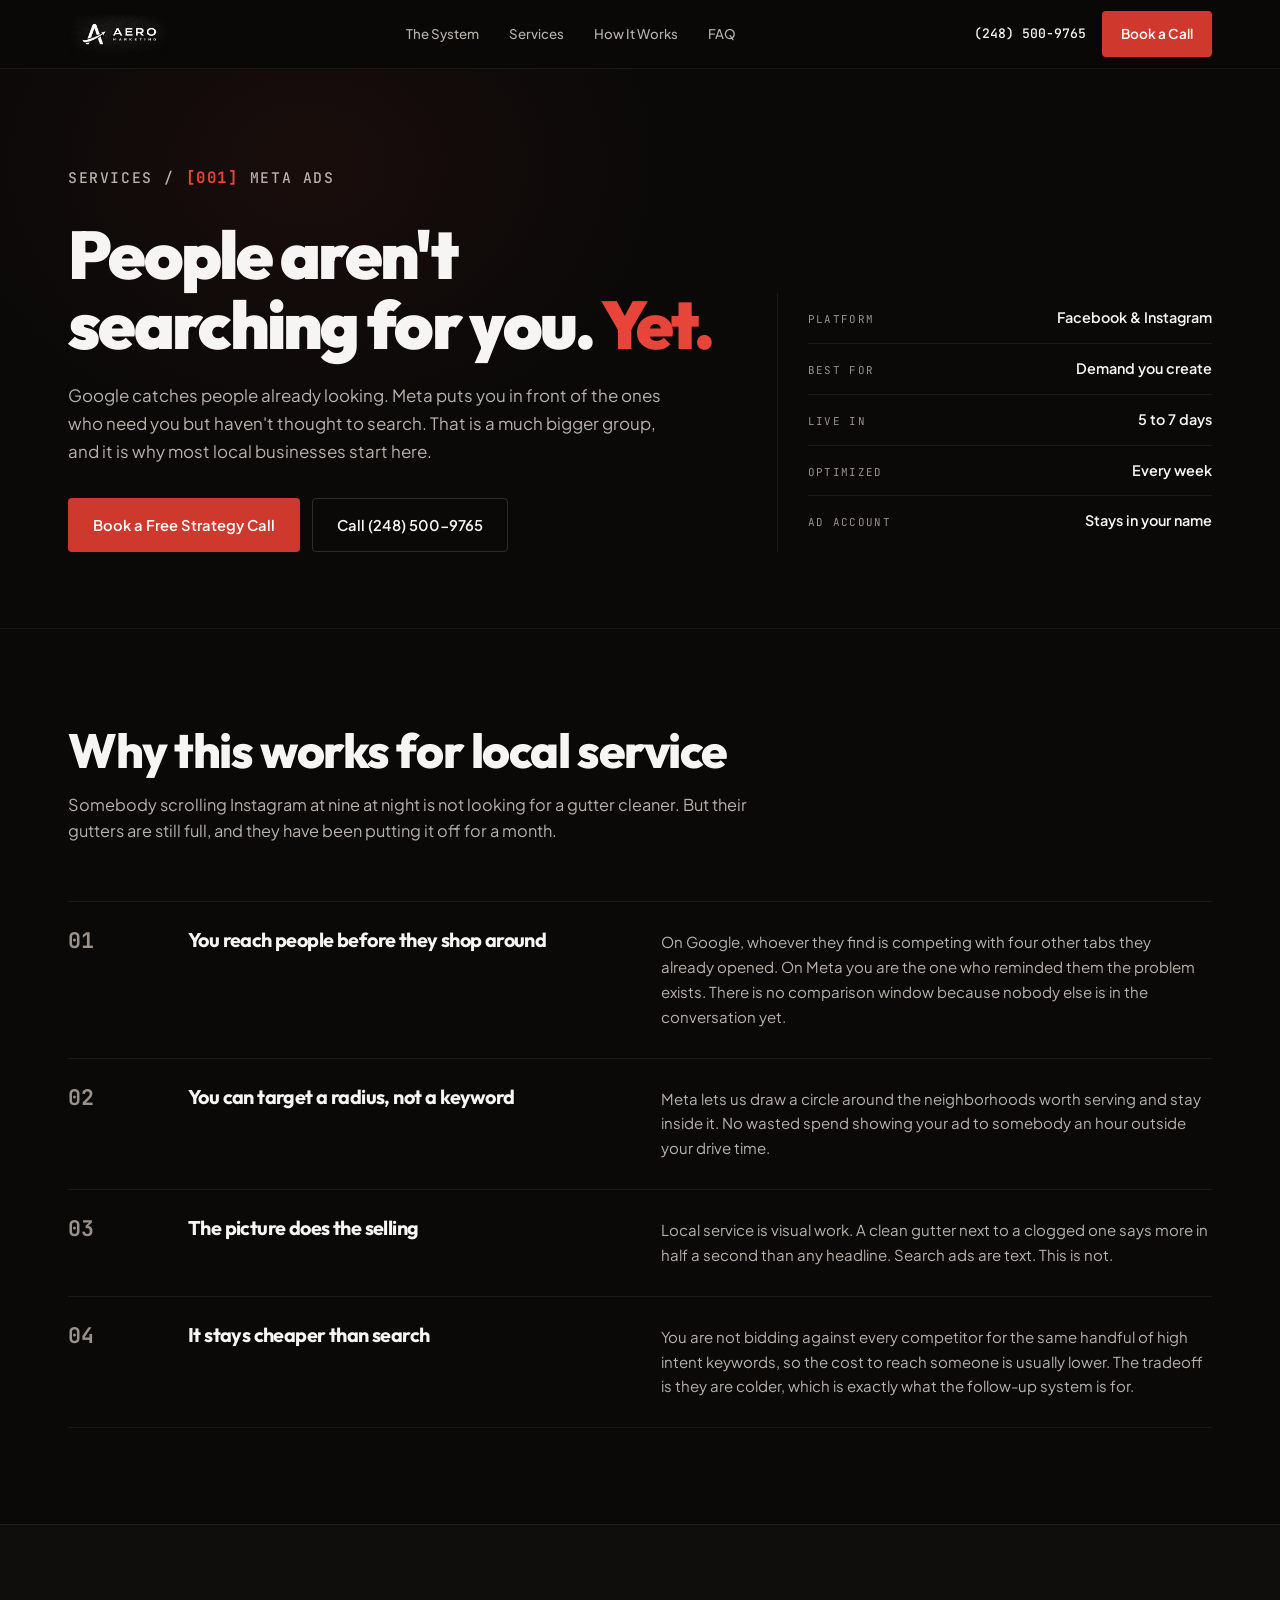
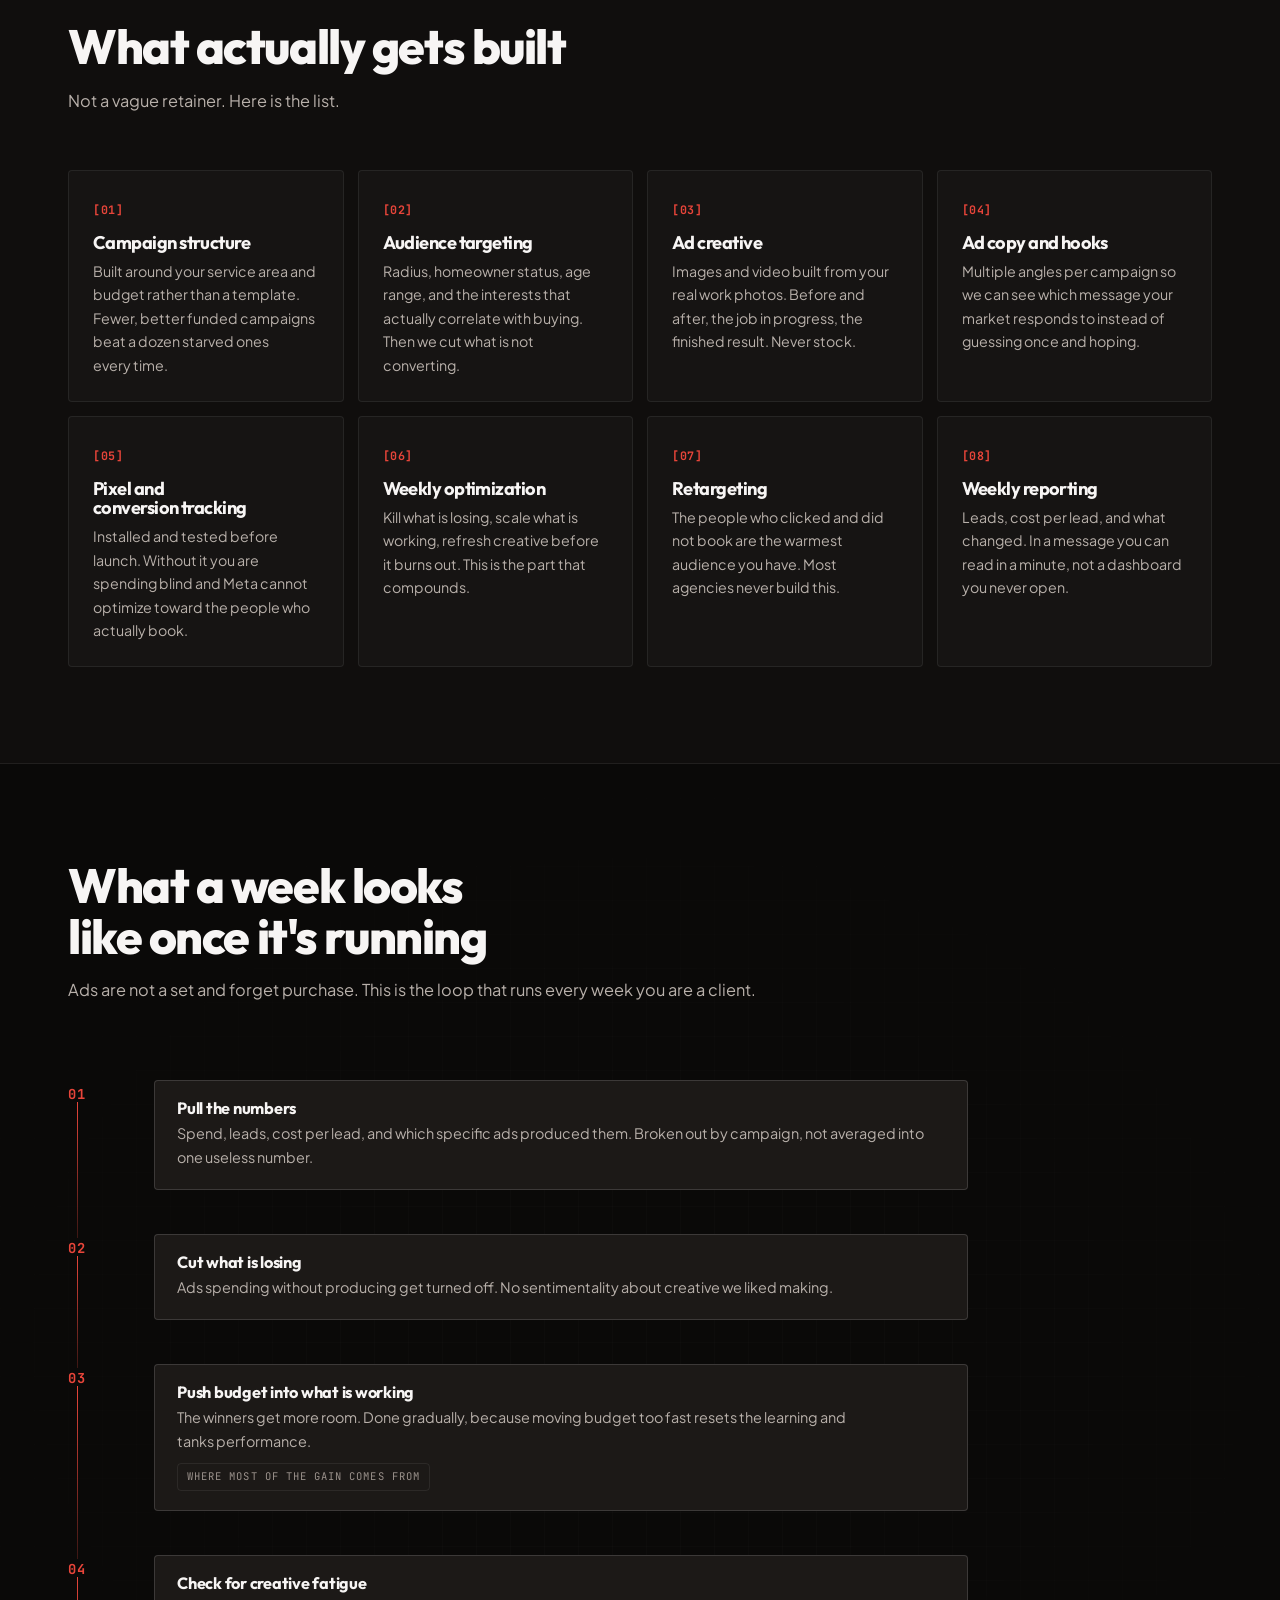
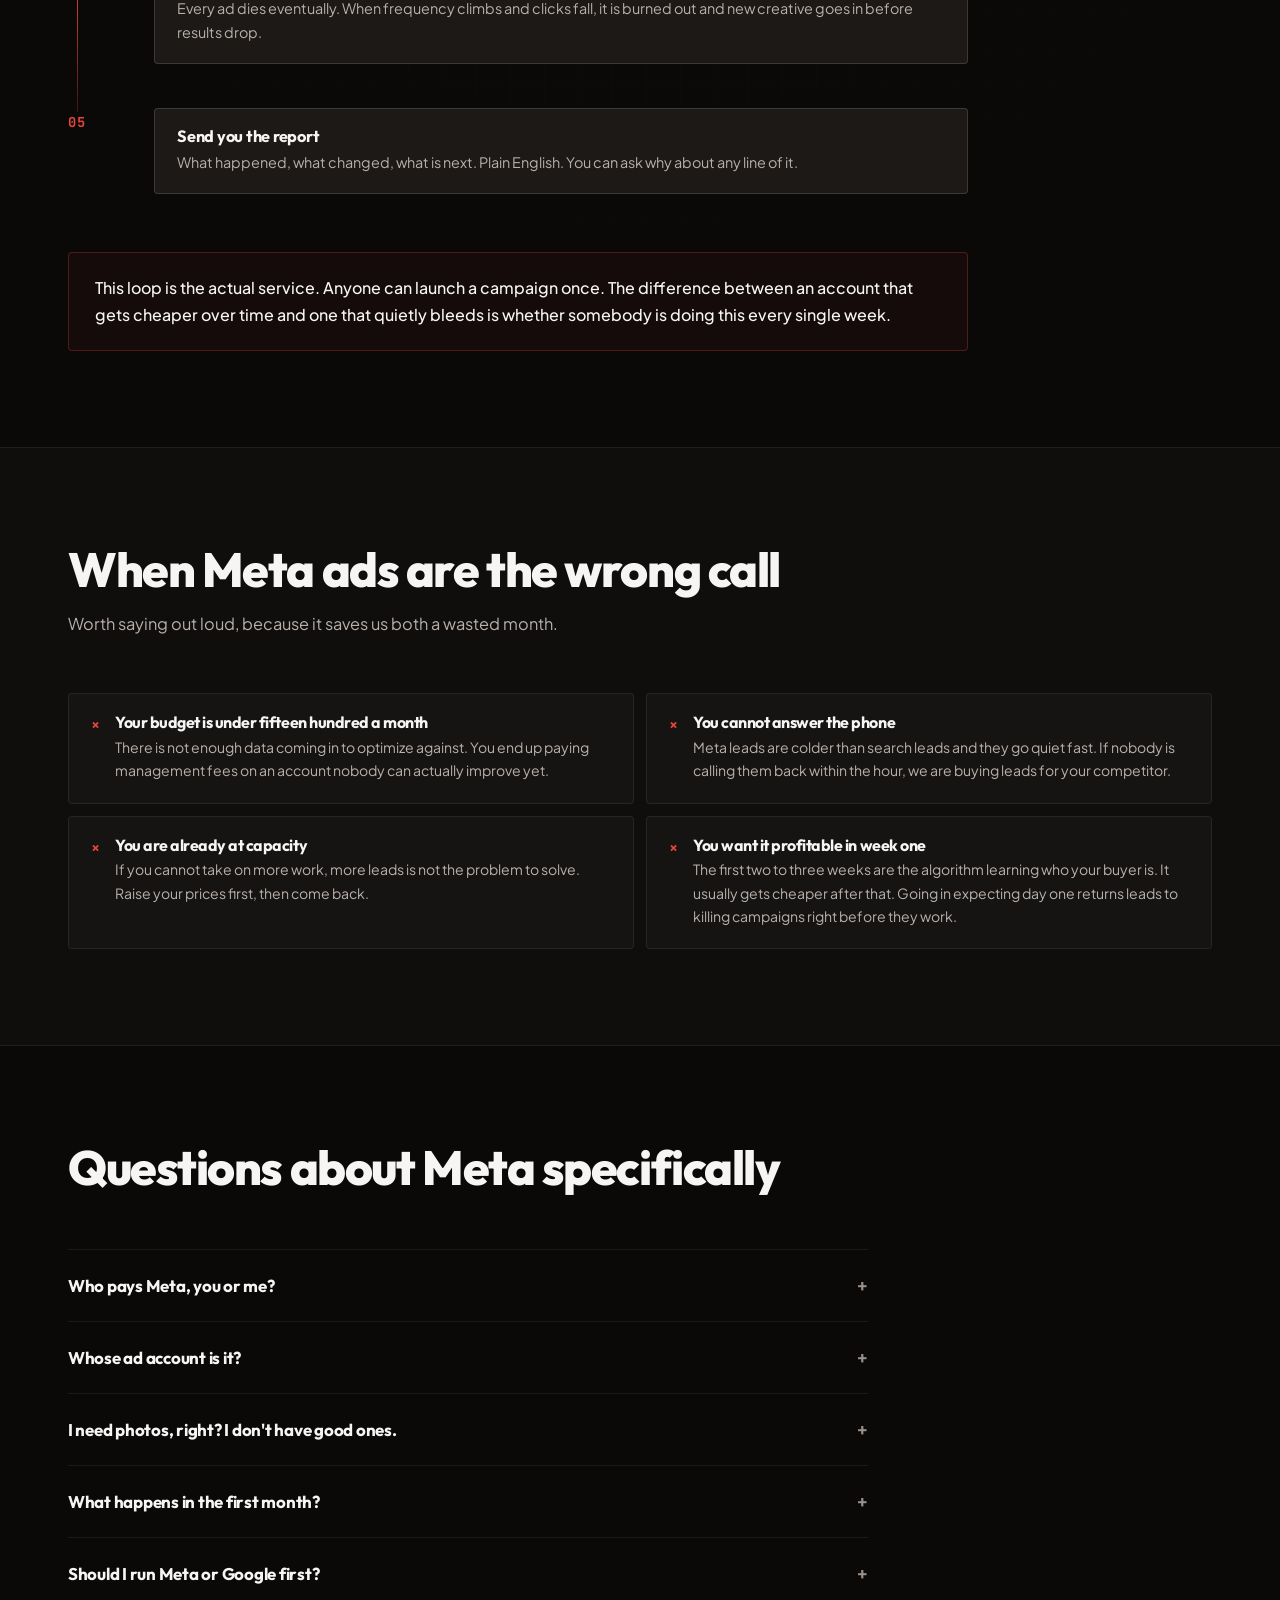
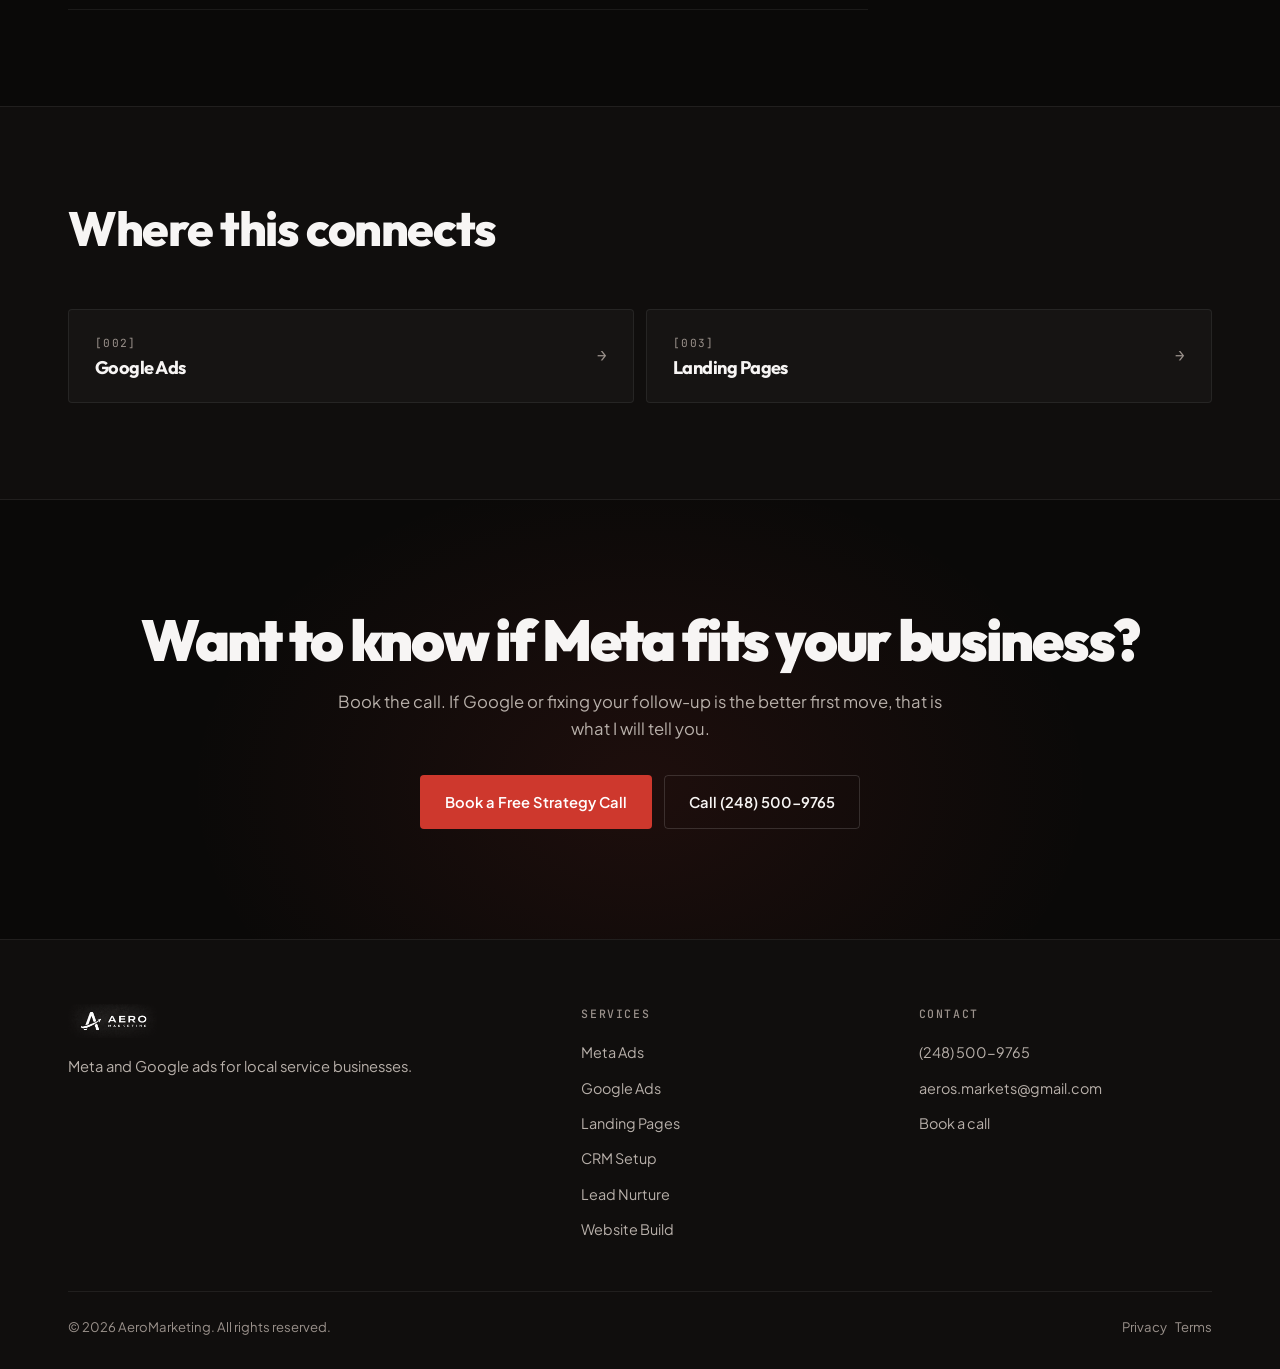
<file: meta-ads.html>
<!DOCTYPE html>
<html lang="en">
<head>
<meta charset="UTF-8" />
<meta name="viewport" content="width=device-width, initial-scale=1.0" />
<title>Meta Ads for Local Service Businesses | AeroMarketing</title>
<meta name="description" content="Facebook and Instagram ads for local service businesses. How we build campaigns, write creative, and optimize every week. Plain English, no jargon." />
<meta property="og:title" content="Meta Ads for Local Service Businesses | AeroMarketing" />
<meta property="og:description" content="Facebook and Instagram ads for local service businesses. How we build campaigns, write creative, and optimize every week." />
<meta property="og:type" content="website" />
<meta property="og:image" content="og-image.png" />
<link rel="canonical" href="https://www.aeromarketing.org/meta-ads.html" />
<link rel="icon" type="image/png" href="favicon.png" />
<link rel="preconnect" href="https://fonts.googleapis.com" />
<link rel="preconnect" href="https://fonts.gstatic.com" crossorigin />
<link href="https://fonts.googleapis.com/css2?family=Outfit:wght@500;700;800;900&family=Plus+Jakarta+Sans:wght@400;500;600;700&family=JetBrains+Mono:wght@400;500;700&display=swap" rel="stylesheet" />
<link rel="stylesheet" href="site.css" />
</head>
<body>

<header class="hdr">
  <div class="hdr-in">
    <a href="index.html" class="hdr-logo"><img src="logo.png" alt="AeroMarketing" /></a>
    <nav class="hdr-nav">
      <a href="index.html#machine">The System</a>
      <a href="index.html#services">Services</a>
      <a href="index.html#process">How It Works</a>
      <a href="index.html#faq">FAQ</a>
    </nav>
    <div class="hdr-r">
      <a href="tel:+12485009765" class="hdr-tel">(248) 500-9765</a>
      <a href="book.html" class="btn btn-p btn-s">Book a Call</a>
    </div>
  </div>
</header>

<!-- HERO -->
<section class="shero">
  <div class="wrap shero-in">
    <div>
      <div class="crumb rev"><a href="index.html">Services</a> <span>/</span> <span class="n">[001]</span> <span>Meta Ads</span></div>
      <h1 class="rev" data-d="1">People aren't searching for you. <em>Yet.</em></h1>
      <p class="shero-sub rev" data-d="2">Google catches people already looking. Meta puts you in front of the ones who need you but haven't thought to search. That is a much bigger group, and it is why most local businesses start here.</p>
      <div class="shero-cta rev" data-d="3">
        <a href="book.html" class="btn btn-p">Book a Free Strategy Call</a>
        <a href="tel:+12485009765" class="btn btn-o">Call (248) 500-9765</a>
      </div>
    </div>
    <div class="rail rev" data-d="2">
      <div class="rail-row"><span class="rail-k">Platform</span><span class="rail-v">Facebook &amp; Instagram</span></div>
      <div class="rail-row"><span class="rail-k">Best for</span><span class="rail-v">Demand you create</span></div>
      <div class="rail-row"><span class="rail-k">Live in</span><span class="rail-v">5 to 7 days</span></div>
      <div class="rail-row"><span class="rail-k">Optimized</span><span class="rail-v">Every week</span></div>
      <div class="rail-row"><span class="rail-k">Ad account</span><span class="rail-v">Stays in your name</span></div>
    </div>
  </div>
</section>

<!-- WHY META -->
<section class="sec">
  <div class="wrap">
    <div class="sec-hd">
      <h2 class="rev">Why this works for local service</h2>
      <p class="rev" data-d="1">Somebody scrolling Instagram at nine at night is not looking for a gutter cleaner. But their gutters are still full, and they have been putting it off for a month.</p>
    </div>
    <div class="ledger">
      <div class="led rev">
        <div class="led-n">01</div>
        <h3>You reach people before they shop around</h3>
        <p>On Google, whoever they find is competing with four other tabs they already opened. On Meta you are the one who reminded them the problem exists. There is no comparison window because nobody else is in the conversation yet.</p>
      </div>
      <div class="led rev" data-d="1">
        <div class="led-n">02</div>
        <h3>You can target a radius, not a keyword</h3>
        <p>Meta lets us draw a circle around the neighborhoods worth serving and stay inside it. No wasted spend showing your ad to somebody an hour outside your drive time.</p>
      </div>
      <div class="led rev" data-d="2">
        <div class="led-n">03</div>
        <h3>The picture does the selling</h3>
        <p>Local service is visual work. A clean gutter next to a clogged one says more in half a second than any headline. Search ads are text. This is not.</p>
      </div>
      <div class="led rev" data-d="3">
        <div class="led-n">04</div>
        <h3>It stays cheaper than search</h3>
        <p>You are not bidding against every competitor for the same handful of high intent keywords, so the cost to reach someone is usually lower. The tradeoff is they are colder, which is exactly what the follow-up system is for.</p>
      </div>
    </div>
  </div>
</section>

<!-- WHAT WE BUILD -->
<section class="sec sec-alt">
  <div class="wrap">
    <div class="sec-hd">
      <h2 class="rev">What actually gets built</h2>
      <p class="rev" data-d="1">Not a vague retainer. Here is the list.</p>
    </div>
    <div class="dlv-grid">
      <div class="dlv rev">
        <span class="dlv-n">[01]</span>
        <h3>Campaign structure</h3>
        <p>Built around your service area and budget rather than a template. Fewer, better funded campaigns beat a dozen starved ones every time.</p>
      </div>
      <div class="dlv rev" data-d="1">
        <span class="dlv-n">[02]</span>
        <h3>Audience targeting</h3>
        <p>Radius, homeowner status, age range, and the interests that actually correlate with buying. Then we cut what is not converting.</p>
      </div>
      <div class="dlv rev" data-d="2">
        <span class="dlv-n">[03]</span>
        <h3>Ad creative</h3>
        <p>Images and video built from your real work photos. Before and after, the job in progress, the finished result. Never stock.</p>
      </div>
      <div class="dlv rev" data-d="3">
        <span class="dlv-n">[04]</span>
        <h3>Ad copy and hooks</h3>
        <p>Multiple angles per campaign so we can see which message your market responds to instead of guessing once and hoping.</p>
      </div>
      <div class="dlv rev">
        <span class="dlv-n">[05]</span>
        <h3>Pixel and conversion tracking</h3>
        <p>Installed and tested before launch. Without it you are spending blind and Meta cannot optimize toward the people who actually book.</p>
      </div>
      <div class="dlv rev" data-d="1">
        <span class="dlv-n">[06]</span>
        <h3>Weekly optimization</h3>
        <p>Kill what is losing, scale what is working, refresh creative before it burns out. This is the part that compounds.</p>
      </div>
      <div class="dlv rev" data-d="2">
        <span class="dlv-n">[07]</span>
        <h3>Retargeting</h3>
        <p>The people who clicked and did not book are the warmest audience you have. Most agencies never build this.</p>
      </div>
      <div class="dlv rev" data-d="3">
        <span class="dlv-n">[08]</span>
        <h3>Weekly reporting</h3>
        <p>Leads, cost per lead, and what changed. In a message you can read in a minute, not a dashboard you never open.</p>
      </div>
    </div>
  </div>
</section>

<!-- THE WEEKLY LOOP -->
<section class="sec">
  <div class="grid-tex"></div>
  <div class="wrap">
    <div class="sec-hd">
      <h2 class="rev">What a week looks like once it's running</h2>
      <p class="rev" data-d="1">Ads are not a set and forget purchase. This is the loop that runs every week you are a client.</p>
    </div>
    <div class="flow">
      <div class="step">
        <div class="step-n">01</div>
        <div class="step-b">
          <h4>Pull the numbers</h4>
          <p>Spend, leads, cost per lead, and which specific ads produced them. Broken out by campaign, not averaged into one useless number.</p>
        </div>
      </div>
      <div class="step">
        <div class="step-n">02</div>
        <div class="step-b">
          <h4>Cut what is losing</h4>
          <p>Ads spending without producing get turned off. No sentimentality about creative we liked making.</p>
        </div>
      </div>
      <div class="step">
        <div class="step-n">03</div>
        <div class="step-b">
          <h4>Push budget into what is working</h4>
          <p>The winners get more room. Done gradually, because moving budget too fast resets the learning and tanks performance.</p>
          <span class="tag">Where most of the gain comes from</span>
        </div>
      </div>
      <div class="step">
        <div class="step-n">04</div>
        <div class="step-b">
          <h4>Check for creative fatigue</h4>
          <p>Every ad dies eventually. When frequency climbs and clicks fall, it is burned out and new creative goes in before results drop.</p>
        </div>
      </div>
      <div class="step">
        <div class="step-n">05</div>
        <div class="step-b">
          <h4>Send you the report</h4>
          <p>What happened, what changed, what is next. Plain English. You can ask why about any line of it.</p>
        </div>
      </div>
    </div>
    <div class="flow-foot rev">
      <p>This loop is the actual service. Anyone can launch a campaign once. The difference between an account that gets cheaper over time and one that quietly bleeds is whether somebody is doing this every single week.</p>
    </div>
  </div>
</section>

<!-- HONEST LIMITS -->
<section class="sec sec-alt">
  <div class="wrap">
    <div class="sec-hd">
      <h2 class="rev">When Meta ads are the wrong call</h2>
      <p class="rev" data-d="1">Worth saying out loud, because it saves us both a wasted month.</p>
    </div>
    <div class="not-grid">
      <div class="not rev">
        <span class="not-x">&times;</span>
        <div>
          <h4>Your budget is under fifteen hundred a month</h4>
          <p>There is not enough data coming in to optimize against. You end up paying management fees on an account nobody can actually improve yet.</p>
        </div>
      </div>
      <div class="not rev" data-d="1">
        <span class="not-x">&times;</span>
        <div>
          <h4>You cannot answer the phone</h4>
          <p>Meta leads are colder than search leads and they go quiet fast. If nobody is calling them back within the hour, we are buying leads for your competitor.</p>
        </div>
      </div>
      <div class="not rev" data-d="2">
        <span class="not-x">&times;</span>
        <div>
          <h4>You are already at capacity</h4>
          <p>If you cannot take on more work, more leads is not the problem to solve. Raise your prices first, then come back.</p>
        </div>
      </div>
      <div class="not rev" data-d="3">
        <span class="not-x">&times;</span>
        <div>
          <h4>You want it profitable in week one</h4>
          <p>The first two to three weeks are the algorithm learning who your buyer is. It usually gets cheaper after that. Going in expecting day one returns leads to killing campaigns right before they work.</p>
        </div>
      </div>
    </div>
  </div>
</section>

<!-- FAQ -->
<section class="sec">
  <div class="wrap">
    <div class="sec-hd"><h2 class="rev">Questions about Meta specifically</h2></div>
    <div class="faq">
      <div class="fq rev">
        <button class="fq-q">Who pays Meta, you or me?<span class="fq-i">+</span></button>
        <div class="fq-a"><div><p>You do, directly. Your card sits on your ad account and Meta bills you. We never touch your ad spend, which means you can see every dollar and nobody can pad the numbers. Our retainer is separate and billed by us.</p></div></div>
      </div>
      <div class="fq rev">
        <button class="fq-q">Whose ad account is it?<span class="fq-i">+</span></button>
        <div class="fq-a"><div><p>Yours. We get access to an account you own rather than running you through ours. If we part ways you keep the account, the pixel, and all the audience data that has built up. Agencies that run you through their account are holding it hostage on purpose.</p></div></div>
      </div>
      <div class="fq rev">
        <button class="fq-q">I need photos, right? I don't have good ones.<span class="fq-i">+</span></button>
        <div class="fq-a"><div><p>Yes, and this is the most common holdup. Phone photos of real jobs work fine, better than stock actually. Before and after, mid job, the finished result. We will tell you exactly what to shoot. If you genuinely have nothing we can start with simpler creative, but photos of your own work will always outperform it.</p></div></div>
      </div>
      <div class="fq rev">
        <button class="fq-q">What happens in the first month?<span class="fq-i">+</span></button>
        <div class="fq-a"><div><p>Week one is build and launch. Weeks two and three the algorithm is learning and the numbers bounce around, which is normal and not a reason to panic. By week four we usually have enough data to know which angle and audience is working and start pushing budget behind it.</p></div></div>
      </div>
      <div class="fq rev">
        <button class="fq-q">Should I run Meta or Google first?<span class="fq-i">+</span></button>
        <div class="fq-a"><div><p>If money is tight and people already search for what you do, start with Google, since that traffic is warmer and converts faster. If you need volume, your service is visual, or you are trying to create demand rather than catch it, start with Meta. On the call we will look at your actual situation instead of guessing here.</p></div></div>
      </div>
    </div>
  </div>
</section>

<!-- NEXT -->
<section class="sec sec-alt">
  <div class="wrap">
    <div class="sec-hd"><h2 class="rev">Where this connects</h2></div>
    <div class="nxt-grid">
      <a href="google-ads.html" class="nxt rev">
        <div><span class="nxt-k">[002]</span><h4>Google Ads</h4></div>
        <span class="nxt-go">&rarr;</span>
      </a>
      <a href="landing-pages.html" class="nxt rev" data-d="1">
        <div><span class="nxt-k">[003]</span><h4>Landing Pages</h4></div>
        <span class="nxt-go">&rarr;</span>
      </a>
    </div>
  </div>
</section>

<!-- FINAL CTA -->
<section class="fcta">
  <div class="wrap fcta-in">
    <h2 class="rev">Want to know if Meta fits your business?</h2>
    <p class="rev" data-d="1">Book the call. If Google or fixing your follow-up is the better first move, that is what I will tell you.</p>
    <div class="fcta-cta rev" data-d="2">
      <a href="book.html" class="btn btn-p">Book a Free Strategy Call</a>
      <a href="tel:+12485009765" class="btn btn-o">Call (248) 500-9765</a>
    </div>
  </div>
</section>

<footer class="ftr">
  <div class="wrap">
    <div class="ftr-top">
      <div>
        <div class="ftr-logo"><img src="logo.png" alt="AeroMarketing" /></div>
        <p class="ftr-tag">Meta and Google ads for local service businesses.</p>
      </div>
      <div>
        <h5>Services</h5>
        <ul>
          <li><a href="meta-ads.html">Meta Ads</a></li>
          <li><a href="google-ads.html">Google Ads</a></li>
          <li><a href="landing-pages.html">Landing Pages</a></li>
          <li><a href="ghl-crm.html">CRM Setup</a></li>
          <li><a href="lead-nurture.html">Lead Nurture</a></li>
          <li><a href="websites.html">Website Build</a></li>
        </ul>
      </div>
      <div>
        <h5>Contact</h5>
        <ul>
          <li><a href="tel:+12485009765">(248) 500-9765</a></li>
          <li><a href="mailto:aeros.markets@gmail.com">aeros.markets@gmail.com</a></li>
          <li><a href="book.html">Book a call</a></li>
        </ul>
      </div>
    </div>
    <div class="ftr-btm">
      <span>&copy; <span id="yr">2026</span> AeroMarketing. All rights reserved.</span>
      <span><a href="privacy.html">Privacy</a> &nbsp;&nbsp; <a href="terms.html">Terms</a></span>
    </div>
  </div>
</footer>

<div class="msb">
  <a href="tel:+12485009765" class="btn btn-o">Call Now</a>
  <a href="book.html" class="btn btn-p">Book a Call</a>
</div>

<script src="site.js"></script>
<!-- GHL Chat Widget -->
<script src="https://widgets.leadconnectorhq.com/loader.js" data-resources-url="https://widgets.leadconnectorhq.com/chat-widget/loader.js" data-widget-id="6a432f056112ba37bb6cda85" data-source="WEB_USER"></script>
</body>
</html>
</file>
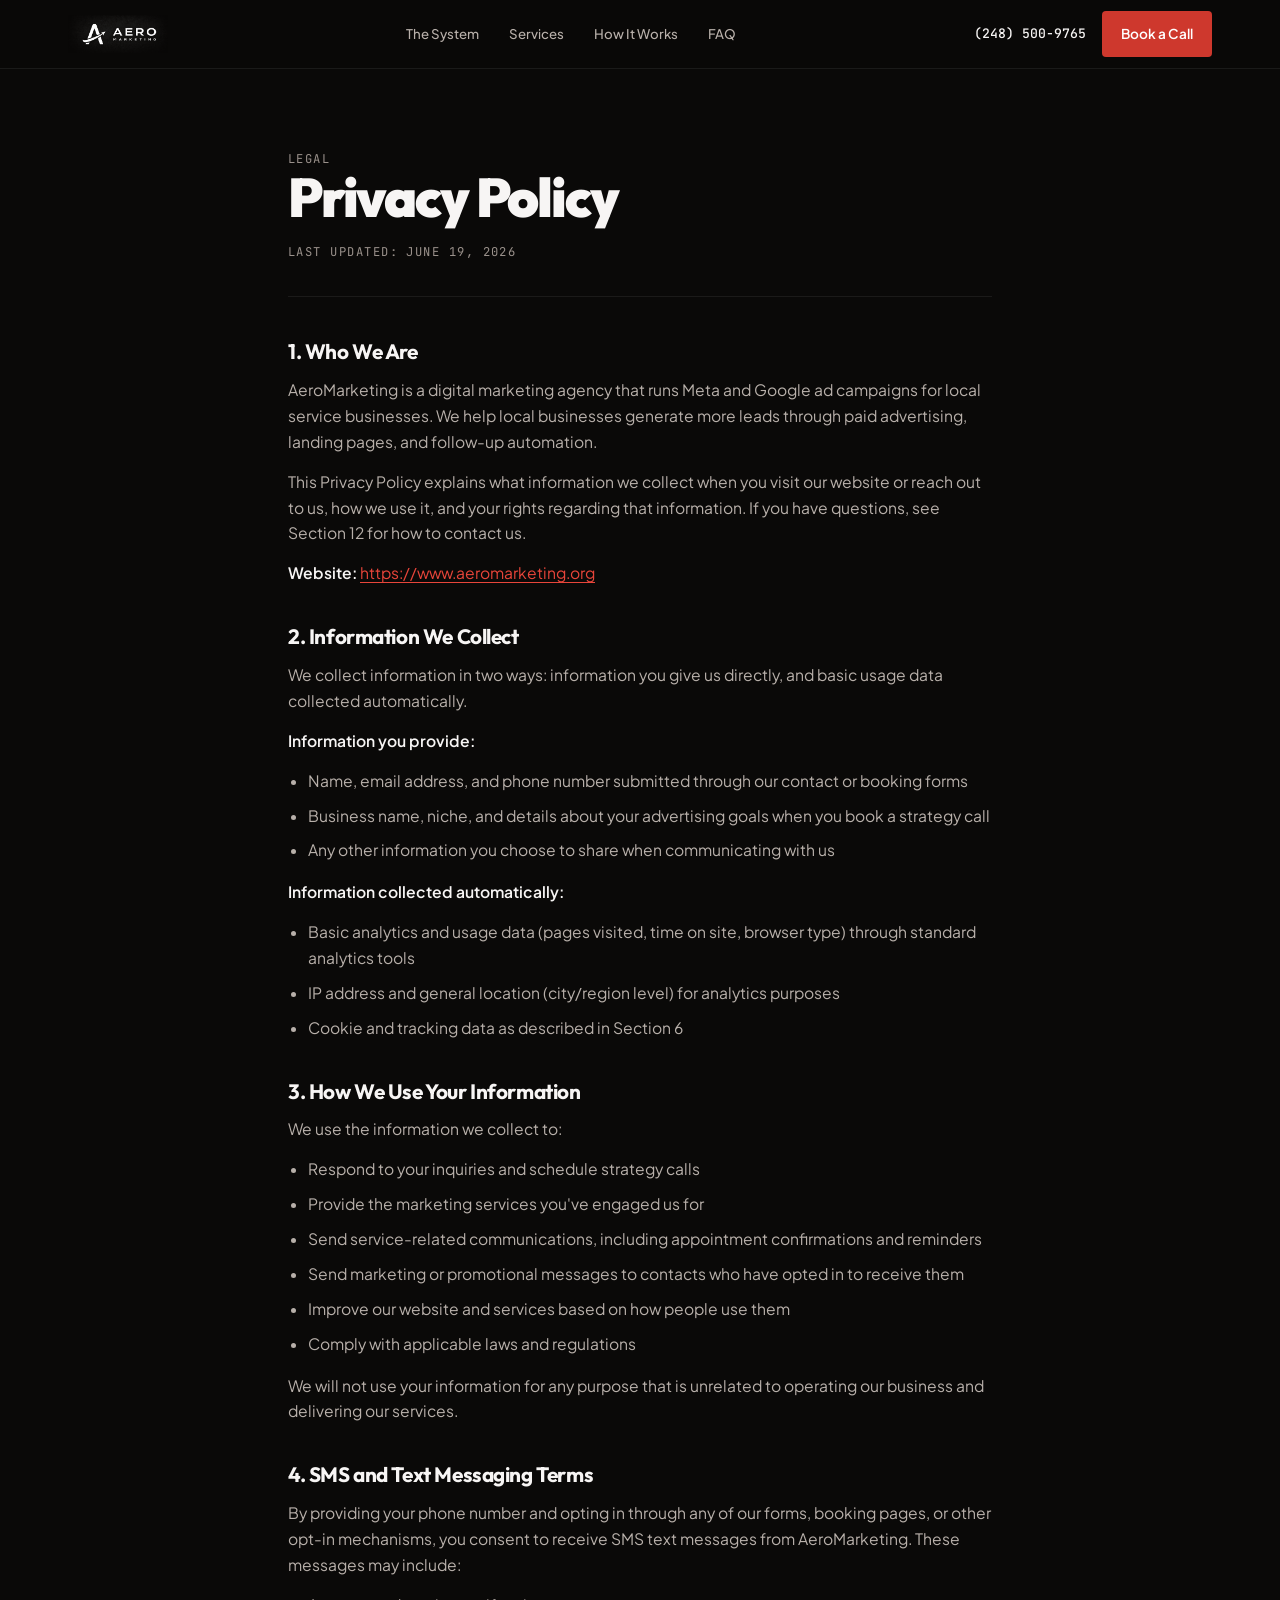
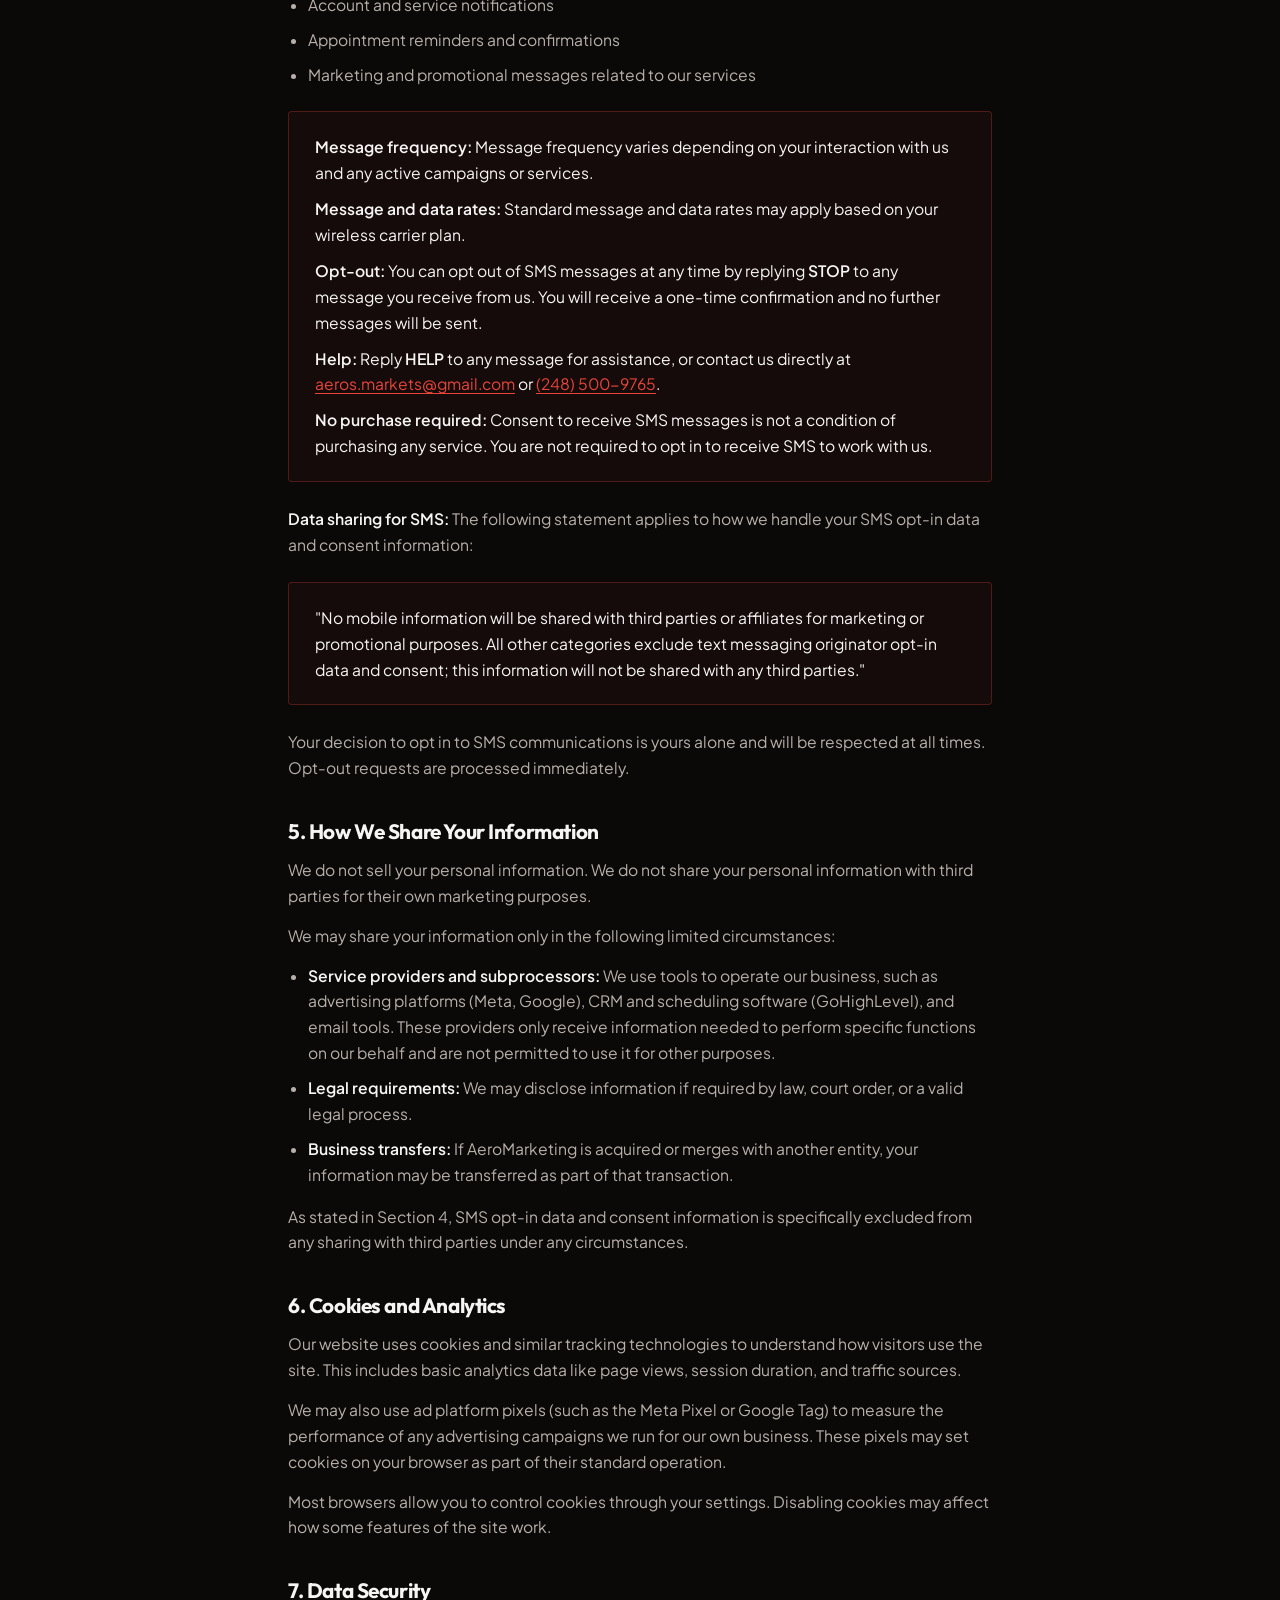
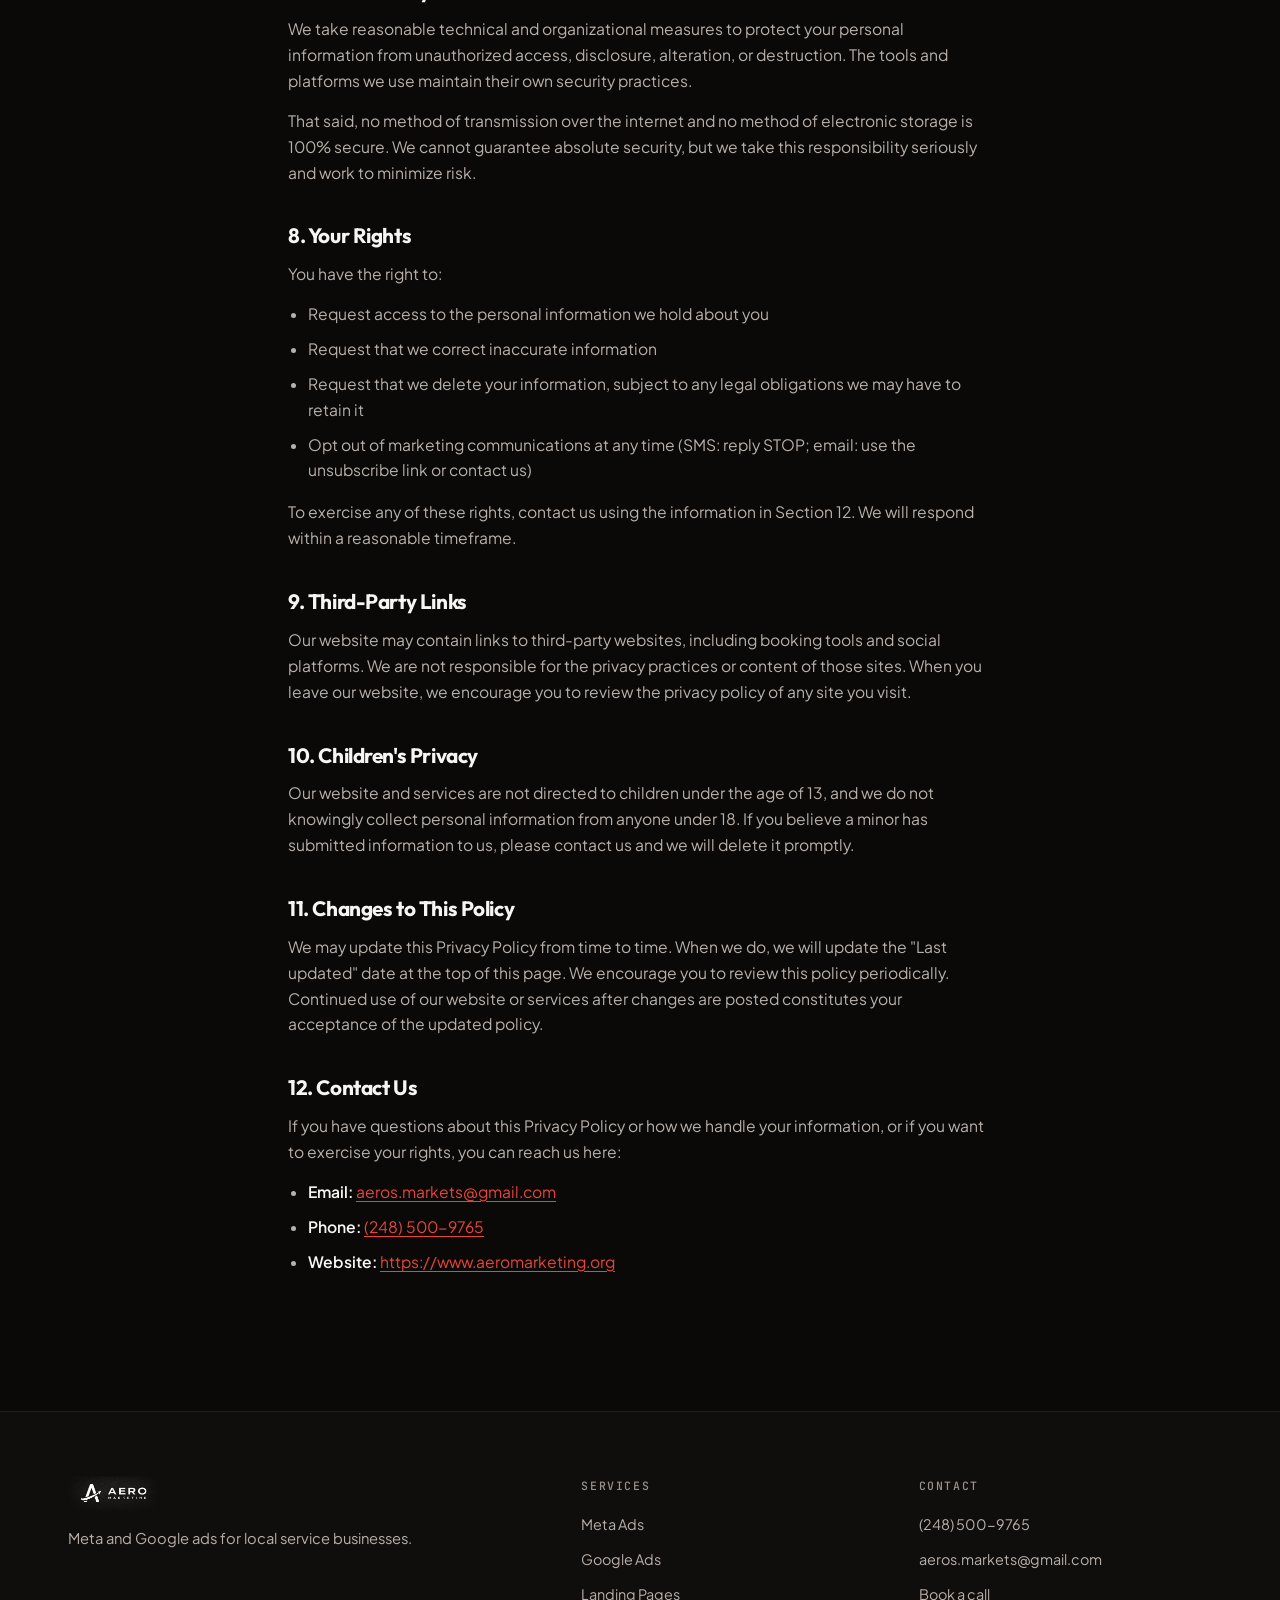
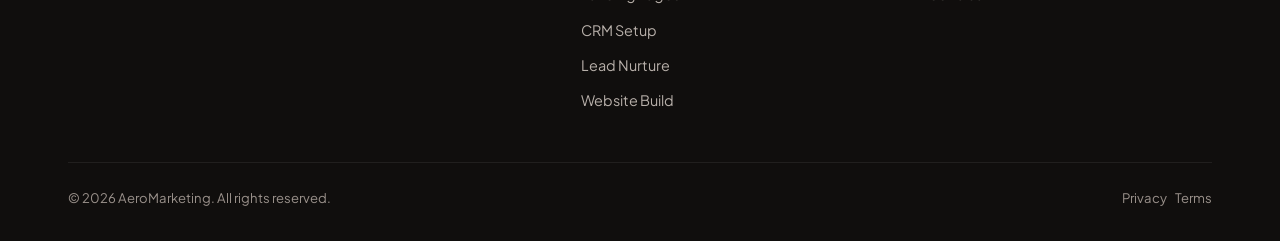
<file: privacy.html>
<!DOCTYPE html>
<html lang="en">
<head>
<meta charset="UTF-8" />
<meta name="viewport" content="width=device-width, initial-scale=1.0" />
<title>Privacy Policy | AeroMarketing</title>
<meta name="description" content="How AeroMarketing collects, uses, and protects your information, including SMS and text messaging terms." />
<meta name="robots" content="noindex, follow" />
<link rel="canonical" href="https://www.aeromarketing.org/privacy.html" />
<link rel="icon" type="image/png" href="favicon.png" />
<link rel="preconnect" href="https://fonts.googleapis.com" />
<link rel="preconnect" href="https://fonts.gstatic.com" crossorigin />
<link href="https://fonts.googleapis.com/css2?family=Outfit:wght@500;700;800;900&family=Plus+Jakarta+Sans:wght@400;500;600;700&family=JetBrains+Mono:wght@400;500;700&display=swap" rel="stylesheet" />
<link rel="stylesheet" href="site.css" />
</head>
<body>

<header class="hdr">
  <div class="hdr-in">
    <a href="index.html" class="hdr-logo"><img src="logo.png" alt="AeroMarketing" /></a>
    <nav class="hdr-nav">
      <a href="index.html#machine">The System</a>
      <a href="index.html#services">Services</a>
      <a href="index.html#process">How It Works</a>
      <a href="index.html#faq">FAQ</a>
    </nav>
    <div class="hdr-r">
      <a href="tel:+12485009765" class="hdr-tel">(248) 500-9765</a>
      <a href="book.html" class="btn btn-p btn-s">Book a Call</a>
    </div>
  </div>
</header>

<main class="legal">
  <div class="legal-in">


    <div class="legal-hd">
      <div class="legal-meta">Legal</div>
      <h1>Privacy Policy</h1>
      <p class="legal-meta">Last updated: June 19, 2026</p>
    </div>

    <!-- 1. INTRODUCTION -->
    <div class="legal-section">
      <h2>1. Who We Are</h2>
      <p>AeroMarketing is a digital marketing agency that runs Meta and Google ad campaigns for local service businesses. We help local businesses generate more leads through paid advertising, landing pages, and follow-up automation.</p>
      <p>This Privacy Policy explains what information we collect when you visit our website or reach out to us, how we use it, and your rights regarding that information. If you have questions, see Section 12 for how to contact us.</p>
      <p><strong>Website:</strong> <a href="https://www.aeromarketing.org">https://www.aeromarketing.org</a></p>
    </div>

    <!-- 2. INFORMATION WE COLLECT -->
    <div class="legal-section">
      <h2>2. Information We Collect</h2>
      <p>We collect information in two ways: information you give us directly, and basic usage data collected automatically.</p>
      <p><strong>Information you provide:</strong></p>
      <ul>
        <li>Name, email address, and phone number submitted through our contact or booking forms</li>
        <li>Business name, niche, and details about your advertising goals when you book a strategy call</li>
        <li>Any other information you choose to share when communicating with us</li>
      </ul>
      <p><strong>Information collected automatically:</strong></p>
      <ul>
        <li>Basic analytics and usage data (pages visited, time on site, browser type) through standard analytics tools</li>
        <li>IP address and general location (city/region level) for analytics purposes</li>
        <li>Cookie and tracking data as described in Section 6</li>
      </ul>
    </div>

    <!-- 3. HOW WE USE YOUR INFORMATION -->
    <div class="legal-section">
      <h2>3. How We Use Your Information</h2>
      <p>We use the information we collect to:</p>
      <ul>
        <li>Respond to your inquiries and schedule strategy calls</li>
        <li>Provide the marketing services you've engaged us for</li>
        <li>Send service-related communications, including appointment confirmations and reminders</li>
        <li>Send marketing or promotional messages to contacts who have opted in to receive them</li>
        <li>Improve our website and services based on how people use them</li>
        <li>Comply with applicable laws and regulations</li>
      </ul>
      <p>We will not use your information for any purpose that is unrelated to operating our business and delivering our services.</p>
    </div>

    <!-- 4. SMS / TEXT MESSAGING TERMS - CRITICAL A2P SECTION -->
    <div class="legal-section">
      <h2>4. SMS and Text Messaging Terms</h2>
      <p>By providing your phone number and opting in through any of our forms, booking pages, or other opt-in mechanisms, you consent to receive SMS text messages from AeroMarketing. These messages may include:</p>
      <ul>
        <li>Account and service notifications</li>
        <li>Appointment reminders and confirmations</li>
        <li>Marketing and promotional messages related to our services</li>
      </ul>

      <div class="legal-callout">
        <p><strong>Message frequency:</strong> Message frequency varies depending on your interaction with us and any active campaigns or services.</p>
        <p><strong>Message and data rates:</strong> Standard message and data rates may apply based on your wireless carrier plan.</p>
        <p><strong>Opt-out:</strong> You can opt out of SMS messages at any time by replying <strong>STOP</strong> to any message you receive from us. You will receive a one-time confirmation and no further messages will be sent.</p>
        <p><strong>Help:</strong> Reply <strong>HELP</strong> to any message for assistance, or contact us directly at <a href="mailto:aeros.markets@gmail.com">aeros.markets@gmail.com</a> or <a href="tel:+12485009765">(248) 500-9765</a>.</p>
        <p><strong>No purchase required:</strong> Consent to receive SMS messages is not a condition of purchasing any service. You are not required to opt in to receive SMS to work with us.</p>
      </div>

      <p><strong>Data sharing for SMS:</strong> The following statement applies to how we handle your SMS opt-in data and consent information:</p>

      <div class="legal-callout">
        <p>"No mobile information will be shared with third parties or affiliates for marketing or promotional purposes. All other categories exclude text messaging originator opt-in data and consent; this information will not be shared with any third parties."</p>
      </div>

      <p>Your decision to opt in to SMS communications is yours alone and will be respected at all times. Opt-out requests are processed immediately.</p>
    </div>

    <!-- 5. HOW WE SHARE INFORMATION -->
    <div class="legal-section">
      <h2>5. How We Share Your Information</h2>
      <p>We do not sell your personal information. We do not share your personal information with third parties for their own marketing purposes.</p>
      <p>We may share your information only in the following limited circumstances:</p>
      <ul>
        <li><strong>Service providers and subprocessors:</strong> We use tools to operate our business, such as advertising platforms (Meta, Google), CRM and scheduling software (GoHighLevel), and email tools. These providers only receive information needed to perform specific functions on our behalf and are not permitted to use it for other purposes.</li>
        <li><strong>Legal requirements:</strong> We may disclose information if required by law, court order, or a valid legal process.</li>
        <li><strong>Business transfers:</strong> If AeroMarketing is acquired or merges with another entity, your information may be transferred as part of that transaction.</li>
      </ul>
      <p>As stated in Section 4, SMS opt-in data and consent information is specifically excluded from any sharing with third parties under any circumstances.</p>
    </div>

    <!-- 6. COOKIES & ANALYTICS -->
    <div class="legal-section">
      <h2>6. Cookies and Analytics</h2>
      <p>Our website uses cookies and similar tracking technologies to understand how visitors use the site. This includes basic analytics data like page views, session duration, and traffic sources.</p>
      <p>We may also use ad platform pixels (such as the Meta Pixel or Google Tag) to measure the performance of any advertising campaigns we run for our own business. These pixels may set cookies on your browser as part of their standard operation.</p>
      <p>Most browsers allow you to control cookies through your settings. Disabling cookies may affect how some features of the site work.</p>
    </div>

    <!-- 7. DATA SECURITY -->
    <div class="legal-section">
      <h2>7. Data Security</h2>
      <p>We take reasonable technical and organizational measures to protect your personal information from unauthorized access, disclosure, alteration, or destruction. The tools and platforms we use maintain their own security practices.</p>
      <p>That said, no method of transmission over the internet and no method of electronic storage is 100% secure. We cannot guarantee absolute security, but we take this responsibility seriously and work to minimize risk.</p>
    </div>

    <!-- 8. YOUR RIGHTS -->
    <div class="legal-section">
      <h2>8. Your Rights</h2>
      <p>You have the right to:</p>
      <ul>
        <li>Request access to the personal information we hold about you</li>
        <li>Request that we correct inaccurate information</li>
        <li>Request that we delete your information, subject to any legal obligations we may have to retain it</li>
        <li>Opt out of marketing communications at any time (SMS: reply STOP; email: use the unsubscribe link or contact us)</li>
      </ul>
      <p>To exercise any of these rights, contact us using the information in Section 12. We will respond within a reasonable timeframe.</p>
    </div>

    <!-- 9. THIRD-PARTY LINKS -->
    <div class="legal-section">
      <h2>9. Third-Party Links</h2>
      <p>Our website may contain links to third-party websites, including booking tools and social platforms. We are not responsible for the privacy practices or content of those sites. When you leave our website, we encourage you to review the privacy policy of any site you visit.</p>
    </div>

    <!-- 10. CHILDREN'S PRIVACY -->
    <div class="legal-section">
      <h2>10. Children's Privacy</h2>
      <p>Our website and services are not directed to children under the age of 13, and we do not knowingly collect personal information from anyone under 18. If you believe a minor has submitted information to us, please contact us and we will delete it promptly.</p>
    </div>

    <!-- 11. CHANGES TO THIS POLICY -->
    <div class="legal-section">
      <h2>11. Changes to This Policy</h2>
      <p>We may update this Privacy Policy from time to time. When we do, we will update the "Last updated" date at the top of this page. We encourage you to review this policy periodically. Continued use of our website or services after changes are posted constitutes your acceptance of the updated policy.</p>
    </div>

    <!-- 12. CONTACT US -->
    <div class="legal-section">
      <h2>12. Contact Us</h2>
      <p>If you have questions about this Privacy Policy or how we handle your information, or if you want to exercise your rights, you can reach us here:</p>
      <ul>
        <li><strong>Email:</strong> <a href="mailto:aeros.markets@gmail.com">aeros.markets@gmail.com</a></li>
        <li><strong>Phone:</strong> <a href="tel:+12485009765">(248) 500-9765</a></li>
        <li><strong>Website:</strong> <a href="https://www.aeromarketing.org">https://www.aeromarketing.org</a></li>
      </ul>
  </div>
</main>

<footer class="ftr">
  <div class="wrap">
    <div class="ftr-top">
      <div>
        <div class="ftr-logo"><img src="logo.png" alt="AeroMarketing" /></div>
        <p class="ftr-tag">Meta and Google ads for local service businesses.</p>
      </div>
      <div>
        <h5>Services</h5>
        <ul>
          <li><a href="meta-ads.html">Meta Ads</a></li>
          <li><a href="google-ads.html">Google Ads</a></li>
          <li><a href="landing-pages.html">Landing Pages</a></li>
          <li><a href="ghl-crm.html">CRM Setup</a></li>
          <li><a href="lead-nurture.html">Lead Nurture</a></li>
          <li><a href="websites.html">Website Build</a></li>
        </ul>
      </div>
      <div>
        <h5>Contact</h5>
        <ul>
          <li><a href="tel:+12485009765">(248) 500-9765</a></li>
          <li><a href="mailto:aeros.markets@gmail.com">aeros.markets@gmail.com</a></li>
          <li><a href="book.html">Book a call</a></li>
        </ul>
      </div>
    </div>
    <div class="ftr-btm">
      <span>&copy; <span id="yr">2026</span> AeroMarketing. All rights reserved.</span>
      <span><a href="privacy.html">Privacy</a> &nbsp;&nbsp; <a href="terms.html">Terms</a></span>
    </div>
  </div>
</footer>

<script src="site.js"></script>
<!-- GHL Chat Widget -->
<script src="https://widgets.leadconnectorhq.com/loader.js" data-resources-url="https://widgets.leadconnectorhq.com/chat-widget/loader.js" data-widget-id="6a432f056112ba37bb6cda85" data-source="WEB_USER"></script>
</body>
</html>
</file>
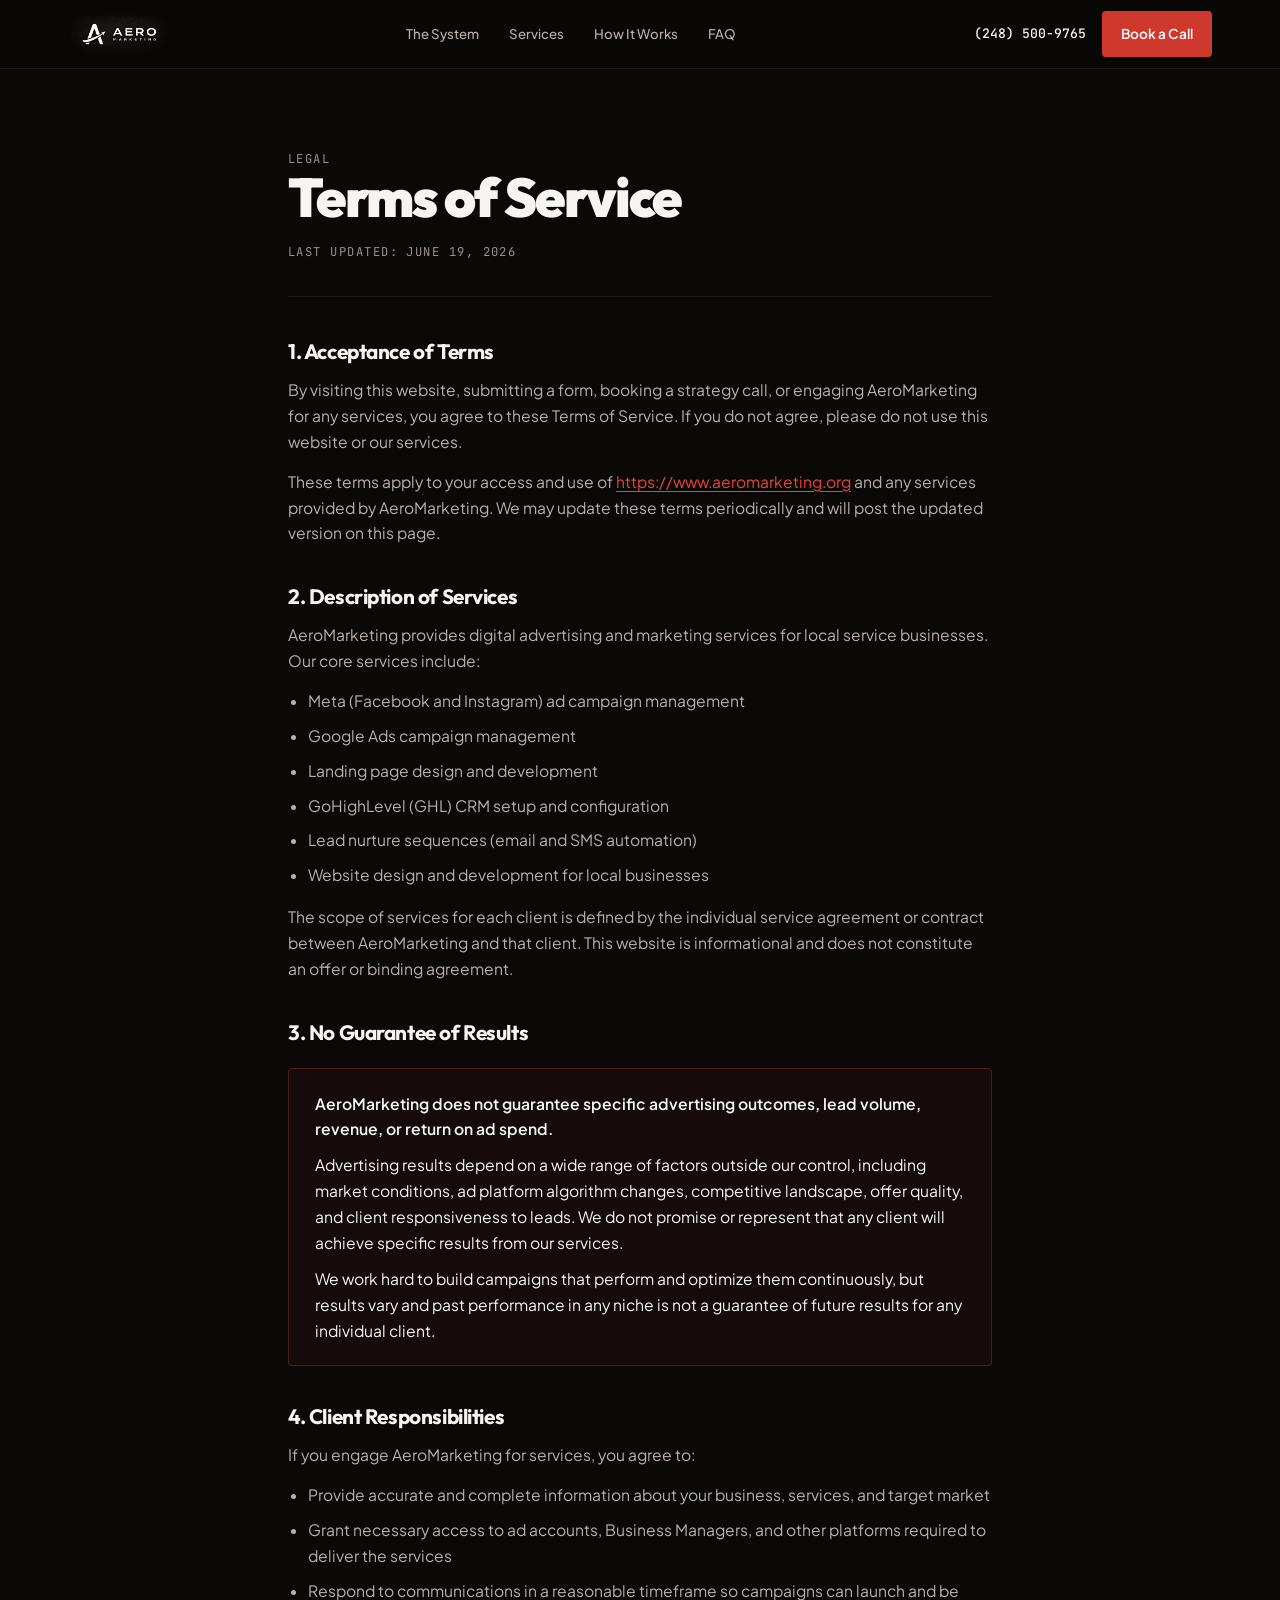
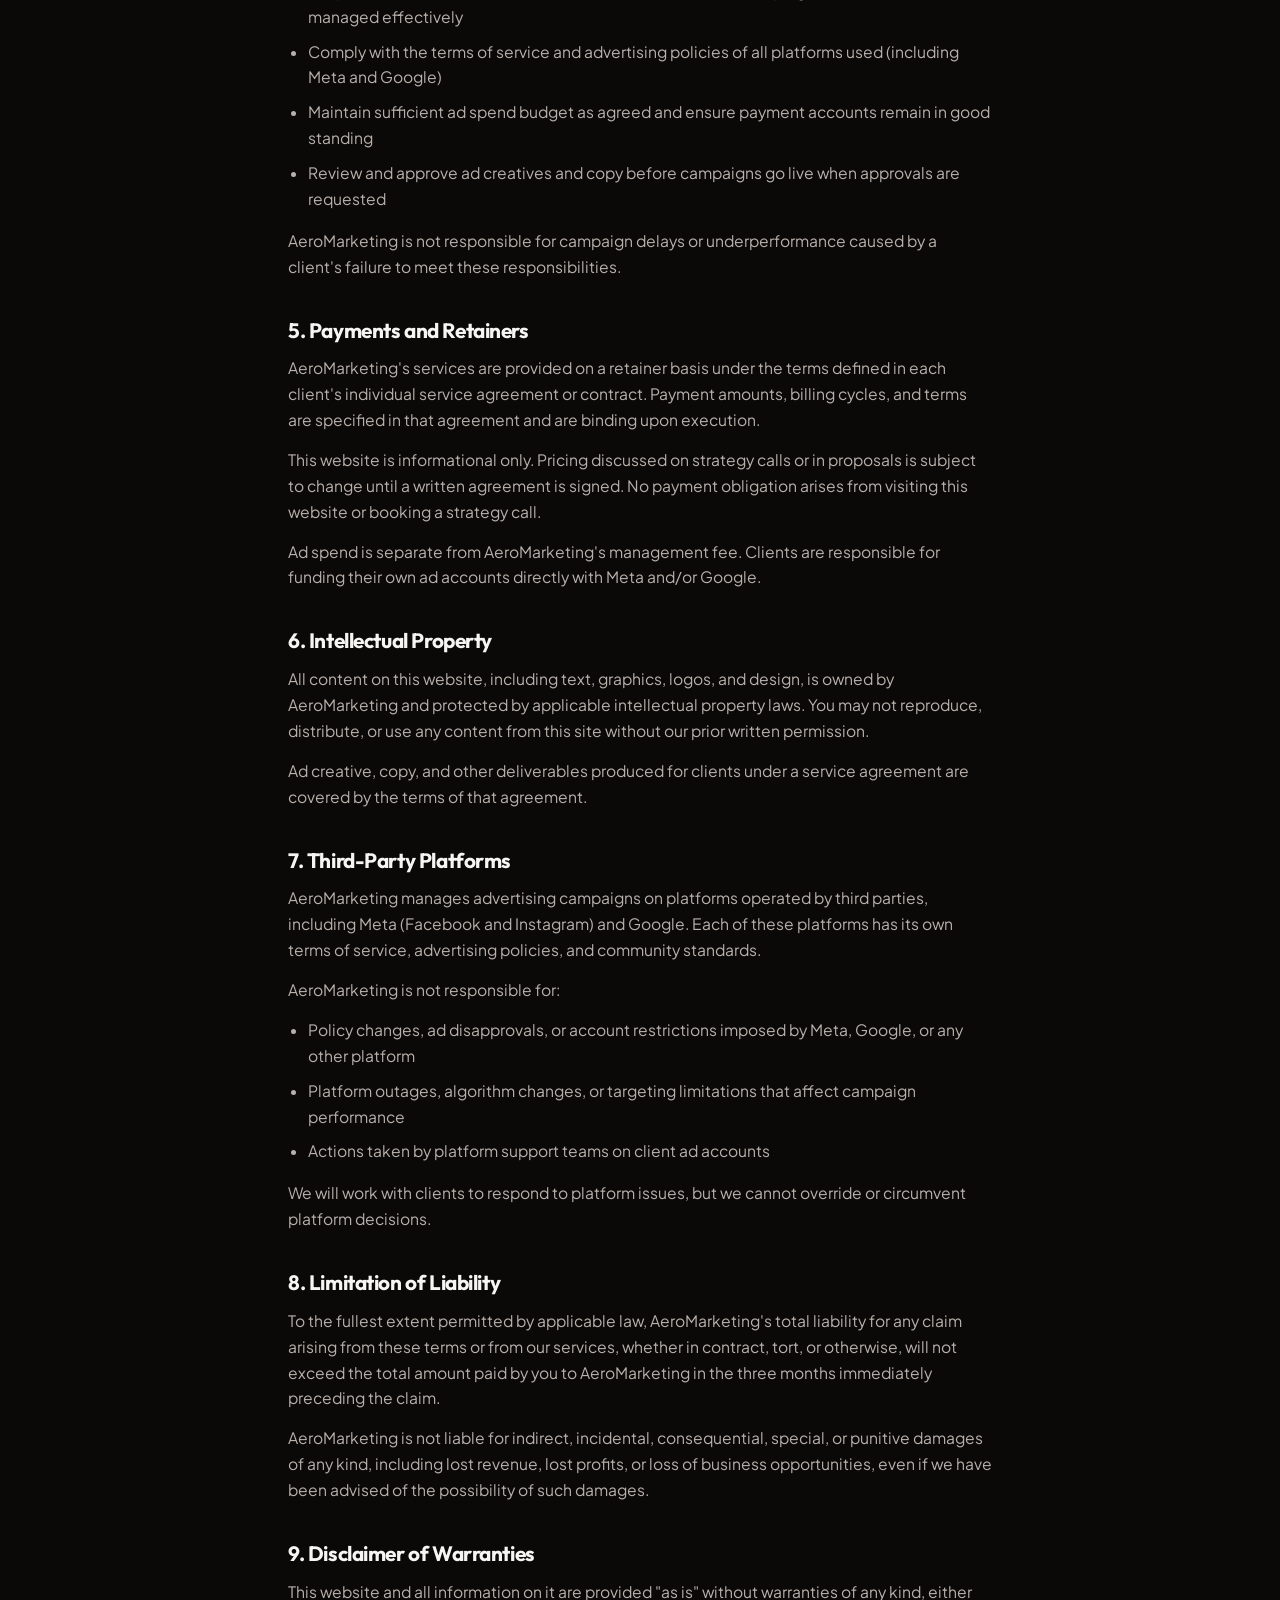
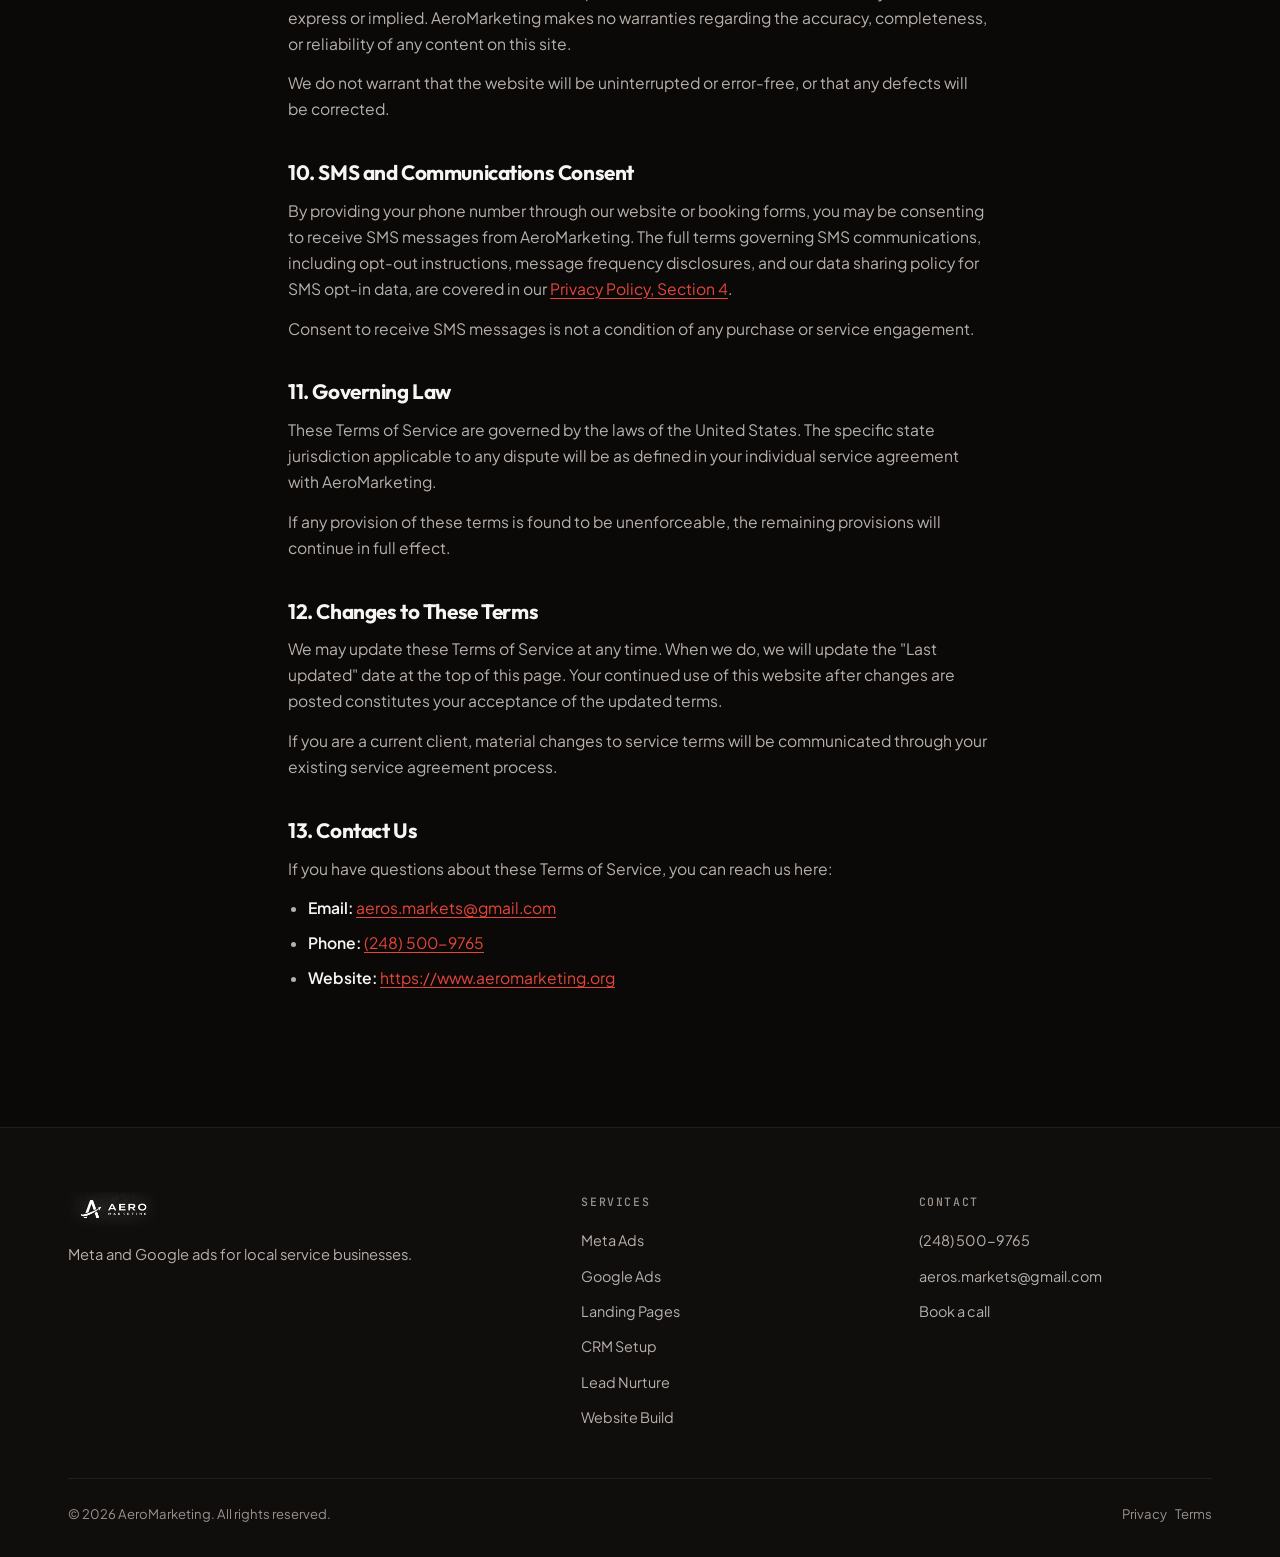
<file: terms.html>
<!DOCTYPE html>
<html lang="en">
<head>
<meta charset="UTF-8" />
<meta name="viewport" content="width=device-width, initial-scale=1.0" />
<title>Terms of Service | AeroMarketing</title>
<meta name="description" content="AeroMarketing's terms of service. Read before booking a strategy call or engaging our services." />
<meta name="robots" content="noindex, follow" />
<link rel="canonical" href="https://www.aeromarketing.org/terms.html" />
<link rel="icon" type="image/png" href="favicon.png" />
<link rel="preconnect" href="https://fonts.googleapis.com" />
<link rel="preconnect" href="https://fonts.gstatic.com" crossorigin />
<link href="https://fonts.googleapis.com/css2?family=Outfit:wght@500;700;800;900&family=Plus+Jakarta+Sans:wght@400;500;600;700&family=JetBrains+Mono:wght@400;500;700&display=swap" rel="stylesheet" />
<link rel="stylesheet" href="site.css" />
</head>
<body>

<header class="hdr">
  <div class="hdr-in">
    <a href="index.html" class="hdr-logo"><img src="logo.png" alt="AeroMarketing" /></a>
    <nav class="hdr-nav">
      <a href="index.html#machine">The System</a>
      <a href="index.html#services">Services</a>
      <a href="index.html#process">How It Works</a>
      <a href="index.html#faq">FAQ</a>
    </nav>
    <div class="hdr-r">
      <a href="tel:+12485009765" class="hdr-tel">(248) 500-9765</a>
      <a href="book.html" class="btn btn-p btn-s">Book a Call</a>
    </div>
  </div>
</header>

<main class="legal">
  <div class="legal-in">


    <div class="legal-hd">
      <div class="legal-meta">Legal</div>
      <h1>Terms of Service</h1>
      <p class="legal-meta">Last updated: June 19, 2026</p>
    </div>

    <!-- 1. ACCEPTANCE -->
    <div class="legal-section">
      <h2>1. Acceptance of Terms</h2>
      <p>By visiting this website, submitting a form, booking a strategy call, or engaging AeroMarketing for any services, you agree to these Terms of Service. If you do not agree, please do not use this website or our services.</p>
      <p>These terms apply to your access and use of <a href="https://www.aeromarketing.org">https://www.aeromarketing.org</a> and any services provided by AeroMarketing. We may update these terms periodically and will post the updated version on this page.</p>
    </div>

    <!-- 2. DESCRIPTION OF SERVICES -->
    <div class="legal-section">
      <h2>2. Description of Services</h2>
      <p>AeroMarketing provides digital advertising and marketing services for local service businesses. Our core services include:</p>
      <ul>
        <li>Meta (Facebook and Instagram) ad campaign management</li>
        <li>Google Ads campaign management</li>
        <li>Landing page design and development</li>
        <li>GoHighLevel (GHL) CRM setup and configuration</li>
        <li>Lead nurture sequences (email and SMS automation)</li>
        <li>Website design and development for local businesses</li>
      </ul>
      <p>The scope of services for each client is defined by the individual service agreement or contract between AeroMarketing and that client. This website is informational and does not constitute an offer or binding agreement.</p>
    </div>

    <!-- 3. NO GUARANTEE OF RESULTS -->
    <div class="legal-section">
      <h2>3. No Guarantee of Results</h2>
      <div class="legal-callout">
        <p><strong>AeroMarketing does not guarantee specific advertising outcomes, lead volume, revenue, or return on ad spend.</strong></p>
        <p>Advertising results depend on a wide range of factors outside our control, including market conditions, ad platform algorithm changes, competitive landscape, offer quality, and client responsiveness to leads. We do not promise or represent that any client will achieve specific results from our services.</p>
        <p>We work hard to build campaigns that perform and optimize them continuously, but results vary and past performance in any niche is not a guarantee of future results for any individual client.</p>
      </div>
    </div>

    <!-- 4. CLIENT RESPONSIBILITIES -->
    <div class="legal-section">
      <h2>4. Client Responsibilities</h2>
      <p>If you engage AeroMarketing for services, you agree to:</p>
      <ul>
        <li>Provide accurate and complete information about your business, services, and target market</li>
        <li>Grant necessary access to ad accounts, Business Managers, and other platforms required to deliver the services</li>
        <li>Respond to communications in a reasonable timeframe so campaigns can launch and be managed effectively</li>
        <li>Comply with the terms of service and advertising policies of all platforms used (including Meta and Google)</li>
        <li>Maintain sufficient ad spend budget as agreed and ensure payment accounts remain in good standing</li>
        <li>Review and approve ad creatives and copy before campaigns go live when approvals are requested</li>
      </ul>
      <p>AeroMarketing is not responsible for campaign delays or underperformance caused by a client's failure to meet these responsibilities.</p>
    </div>

    <!-- 5. PAYMENTS & RETAINERS -->
    <div class="legal-section">
      <h2>5. Payments and Retainers</h2>
      <p>AeroMarketing's services are provided on a retainer basis under the terms defined in each client's individual service agreement or contract. Payment amounts, billing cycles, and terms are specified in that agreement and are binding upon execution.</p>
      <p>This website is informational only. Pricing discussed on strategy calls or in proposals is subject to change until a written agreement is signed. No payment obligation arises from visiting this website or booking a strategy call.</p>
      <p>Ad spend is separate from AeroMarketing's management fee. Clients are responsible for funding their own ad accounts directly with Meta and/or Google.</p>
    </div>

    <!-- 6. INTELLECTUAL PROPERTY -->
    <div class="legal-section">
      <h2>6. Intellectual Property</h2>
      <p>All content on this website, including text, graphics, logos, and design, is owned by AeroMarketing and protected by applicable intellectual property laws. You may not reproduce, distribute, or use any content from this site without our prior written permission.</p>
      <p>Ad creative, copy, and other deliverables produced for clients under a service agreement are covered by the terms of that agreement.</p>
    </div>

    <!-- 7. THIRD-PARTY PLATFORMS -->
    <div class="legal-section">
      <h2>7. Third-Party Platforms</h2>
      <p>AeroMarketing manages advertising campaigns on platforms operated by third parties, including Meta (Facebook and Instagram) and Google. Each of these platforms has its own terms of service, advertising policies, and community standards.</p>
      <p>AeroMarketing is not responsible for:</p>
      <ul>
        <li>Policy changes, ad disapprovals, or account restrictions imposed by Meta, Google, or any other platform</li>
        <li>Platform outages, algorithm changes, or targeting limitations that affect campaign performance</li>
        <li>Actions taken by platform support teams on client ad accounts</li>
      </ul>
      <p>We will work with clients to respond to platform issues, but we cannot override or circumvent platform decisions.</p>
    </div>

    <!-- 8. LIMITATION OF LIABILITY -->
    <div class="legal-section">
      <h2>8. Limitation of Liability</h2>
      <p>To the fullest extent permitted by applicable law, AeroMarketing's total liability for any claim arising from these terms or from our services, whether in contract, tort, or otherwise, will not exceed the total amount paid by you to AeroMarketing in the three months immediately preceding the claim.</p>
      <p>AeroMarketing is not liable for indirect, incidental, consequential, special, or punitive damages of any kind, including lost revenue, lost profits, or loss of business opportunities, even if we have been advised of the possibility of such damages.</p>
    </div>

    <!-- 9. DISCLAIMER OF WARRANTIES -->
    <div class="legal-section">
      <h2>9. Disclaimer of Warranties</h2>
      <p>This website and all information on it are provided "as is" without warranties of any kind, either express or implied. AeroMarketing makes no warranties regarding the accuracy, completeness, or reliability of any content on this site.</p>
      <p>We do not warrant that the website will be uninterrupted or error-free, or that any defects will be corrected.</p>
    </div>

    <!-- 10. SMS CONSENT REFERENCE -->
    <div class="legal-section">
      <h2>10. SMS and Communications Consent</h2>
      <p>By providing your phone number through our website or booking forms, you may be consenting to receive SMS messages from AeroMarketing. The full terms governing SMS communications, including opt-out instructions, message frequency disclosures, and our data sharing policy for SMS opt-in data, are covered in our <a href="privacy.html">Privacy Policy, Section 4</a>.</p>
      <p>Consent to receive SMS messages is not a condition of any purchase or service engagement.</p>
    </div>

    <!-- 11. GOVERNING LAW -->
    <div class="legal-section">
      <h2>11. Governing Law</h2>
      <p>These Terms of Service are governed by the laws of the United States. The specific state jurisdiction applicable to any dispute will be as defined in your individual service agreement with AeroMarketing.</p>
      <p>If any provision of these terms is found to be unenforceable, the remaining provisions will continue in full effect.</p>
    </div>

    <!-- 12. CHANGES TO TERMS -->
    <div class="legal-section">
      <h2>12. Changes to These Terms</h2>
      <p>We may update these Terms of Service at any time. When we do, we will update the "Last updated" date at the top of this page. Your continued use of this website after changes are posted constitutes your acceptance of the updated terms.</p>
      <p>If you are a current client, material changes to service terms will be communicated through your existing service agreement process.</p>
    </div>

    <!-- 13. CONTACT US -->
    <div class="legal-section">
      <h2>13. Contact Us</h2>
      <p>If you have questions about these Terms of Service, you can reach us here:</p>
      <ul>
        <li><strong>Email:</strong> <a href="mailto:aeros.markets@gmail.com">aeros.markets@gmail.com</a></li>
        <li><strong>Phone:</strong> <a href="tel:+12485009765">(248) 500-9765</a></li>
        <li><strong>Website:</strong> <a href="https://www.aeromarketing.org">https://www.aeromarketing.org</a></li>
      </ul>
  </div>
</main>

<footer class="ftr">
  <div class="wrap">
    <div class="ftr-top">
      <div>
        <div class="ftr-logo"><img src="logo.png" alt="AeroMarketing" /></div>
        <p class="ftr-tag">Meta and Google ads for local service businesses.</p>
      </div>
      <div>
        <h5>Services</h5>
        <ul>
          <li><a href="meta-ads.html">Meta Ads</a></li>
          <li><a href="google-ads.html">Google Ads</a></li>
          <li><a href="landing-pages.html">Landing Pages</a></li>
          <li><a href="ghl-crm.html">CRM Setup</a></li>
          <li><a href="lead-nurture.html">Lead Nurture</a></li>
          <li><a href="websites.html">Website Build</a></li>
        </ul>
      </div>
      <div>
        <h5>Contact</h5>
        <ul>
          <li><a href="tel:+12485009765">(248) 500-9765</a></li>
          <li><a href="mailto:aeros.markets@gmail.com">aeros.markets@gmail.com</a></li>
          <li><a href="book.html">Book a call</a></li>
        </ul>
      </div>
    </div>
    <div class="ftr-btm">
      <span>&copy; <span id="yr">2026</span> AeroMarketing. All rights reserved.</span>
      <span><a href="privacy.html">Privacy</a> &nbsp;&nbsp; <a href="terms.html">Terms</a></span>
    </div>
  </div>
</footer>

<script src="site.js"></script>
<!-- GHL Chat Widget -->
<script src="https://widgets.leadconnectorhq.com/loader.js" data-resources-url="https://widgets.leadconnectorhq.com/chat-widget/loader.js" data-widget-id="6a432f056112ba37bb6cda85" data-source="WEB_USER"></script>
</body>
</html>
</file>
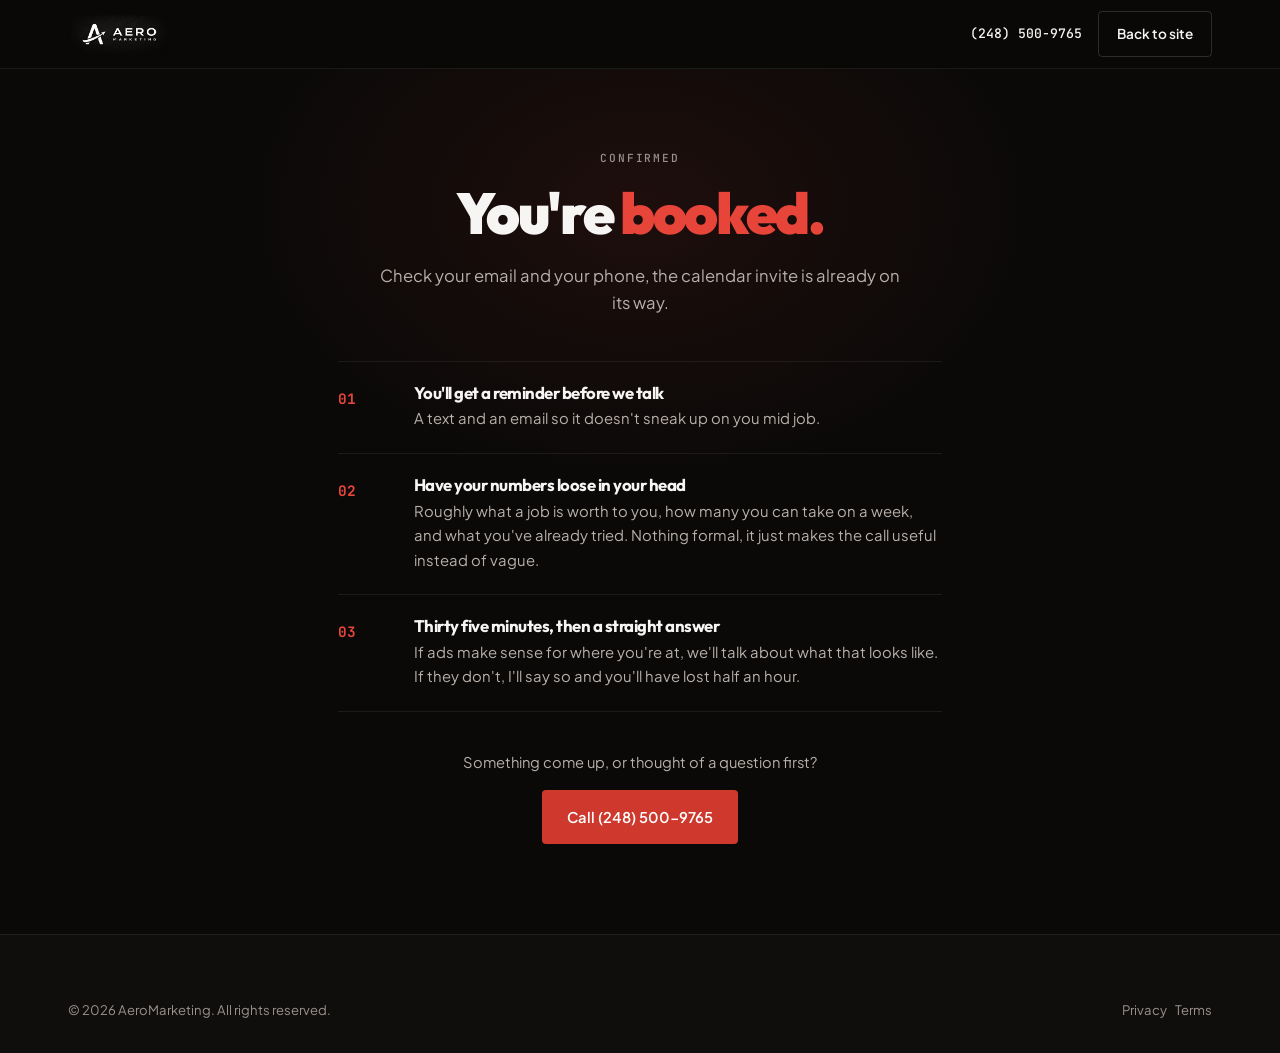
<file: thank-you.html>
<!DOCTYPE html>
<html lang="en">
<head>
<meta charset="UTF-8" />
<meta name="viewport" content="width=device-width, initial-scale=1.0" />
<title>You're Booked | AeroMarketing</title>
<meta name="description" content="Your strategy call is confirmed. Here's what happens next." />
<meta name="robots" content="noindex, nofollow" />
<link rel="icon" type="image/png" href="favicon.png" />
<link rel="preconnect" href="https://fonts.googleapis.com" />
<link rel="preconnect" href="https://fonts.gstatic.com" crossorigin />
<link href="https://fonts.googleapis.com/css2?family=Outfit:wght@500;700;800;900&family=Plus+Jakarta+Sans:wght@400;500;600;700&family=JetBrains+Mono:wght@400;500;700&display=swap" rel="stylesheet" />
<link rel="stylesheet" href="site.css" />
<style>
.ty{position:relative;padding:80px 0 90px;overflow:hidden;min-height:72vh;
  display:flex;align-items:center}
.ty::before{content:'';position:absolute;top:-20%;left:50%;transform:translateX(-50%);
  width:900px;height:620px;pointer-events:none;
  background:radial-gradient(ellipse at center,rgba(232,69,58,.09) 0%,transparent 64%)}
.ty-in{position:relative;max-width:660px;margin:0 auto;padding:0 28px;width:100%}
.ty-hd{text-align:center;margin-bottom:44px}
.ty-hd h1{font-size:clamp(2.3rem,5.2vw,3.6rem);font-weight:900;
  letter-spacing:-.04em;margin:16px 0 18px}
.ty-hd h1 em{font-style:normal;color:var(--accent)}
.ty-hd p{font-size:1.04rem;max-width:48ch;margin:0 auto}
.ty-next{border-top:1px solid var(--border)}
.ty-row{display:grid;grid-template-columns:56px 1fr;gap:20px;align-items:start;
  padding:22px 0;border-bottom:1px solid var(--border)}
.ty-n{font-family:var(--font-m);font-size:.9rem;font-weight:700;color:var(--accent);padding-top:3px}
.ty-row h3{font-size:1.05rem;font-weight:700;margin-bottom:5px}
.ty-row p{font-size:.93rem;margin:0}
.ty-cta{text-align:center;margin-top:38px}
.ty-cta p{font-size:.92rem;margin-bottom:16px}
@media (max-width:720px){
  .ty{padding:56px 0 64px}
  .ty-in{padding:0 20px}
  .ty-row{grid-template-columns:40px 1fr;gap:14px}
}
</style>
</head>
<body>

<header class="hdr">
  <div class="hdr-in">
    <a href="index.html" class="hdr-logo"><img src="logo.png" alt="AeroMarketing" /></a>
    <div class="hdr-r">
      <a href="tel:+12485009765" class="hdr-tel">(248) 500-9765</a>
      <a href="index.html" class="btn btn-o btn-s">Back to site</a>
    </div>
  </div>
</header>

<main class="ty">
  <div class="ty-in">
    <div class="ty-hd">
      <div class="mono">Confirmed</div>
      <h1>You're <em>booked.</em></h1>
      <p>Check your email and your phone, the calendar invite is already on its way.</p>
    </div>

    <div class="ty-next">
      <div class="ty-row">
        <div class="ty-n">01</div>
        <div>
          <h3>You'll get a reminder before we talk</h3>
          <p>A text and an email so it doesn't sneak up on you mid job.</p>
        </div>
      </div>
      <div class="ty-row">
        <div class="ty-n">02</div>
        <div>
          <h3>Have your numbers loose in your head</h3>
          <p>Roughly what a job is worth to you, how many you can take on a week, and what you've already tried. Nothing formal, it just makes the call useful instead of vague.</p>
        </div>
      </div>
      <div class="ty-row">
        <div class="ty-n">03</div>
        <div>
          <h3>Thirty five minutes, then a straight answer</h3>
          <p>If ads make sense for where you're at, we'll talk about what that looks like. If they don't, I'll say so and you'll have lost half an hour.</p>
        </div>
      </div>
    </div>

    <div class="ty-cta">
      <p>Something come up, or thought of a question first?</p>
      <a href="tel:+12485009765" class="btn btn-p">Call (248) 500-9765</a>
    </div>
  </div>
</main>

<footer class="ftr">
  <div class="wrap">
    <div class="ftr-btm" style="border-top:0;padding-top:0">
      <span>&copy; <span id="yr">2026</span> AeroMarketing. All rights reserved.</span>
      <span><a href="privacy.html">Privacy</a> &nbsp;&nbsp; <a href="terms.html">Terms</a></span>
    </div>
  </div>
</footer>

<script src="site.js"></script>
</body>
</html>
</file>
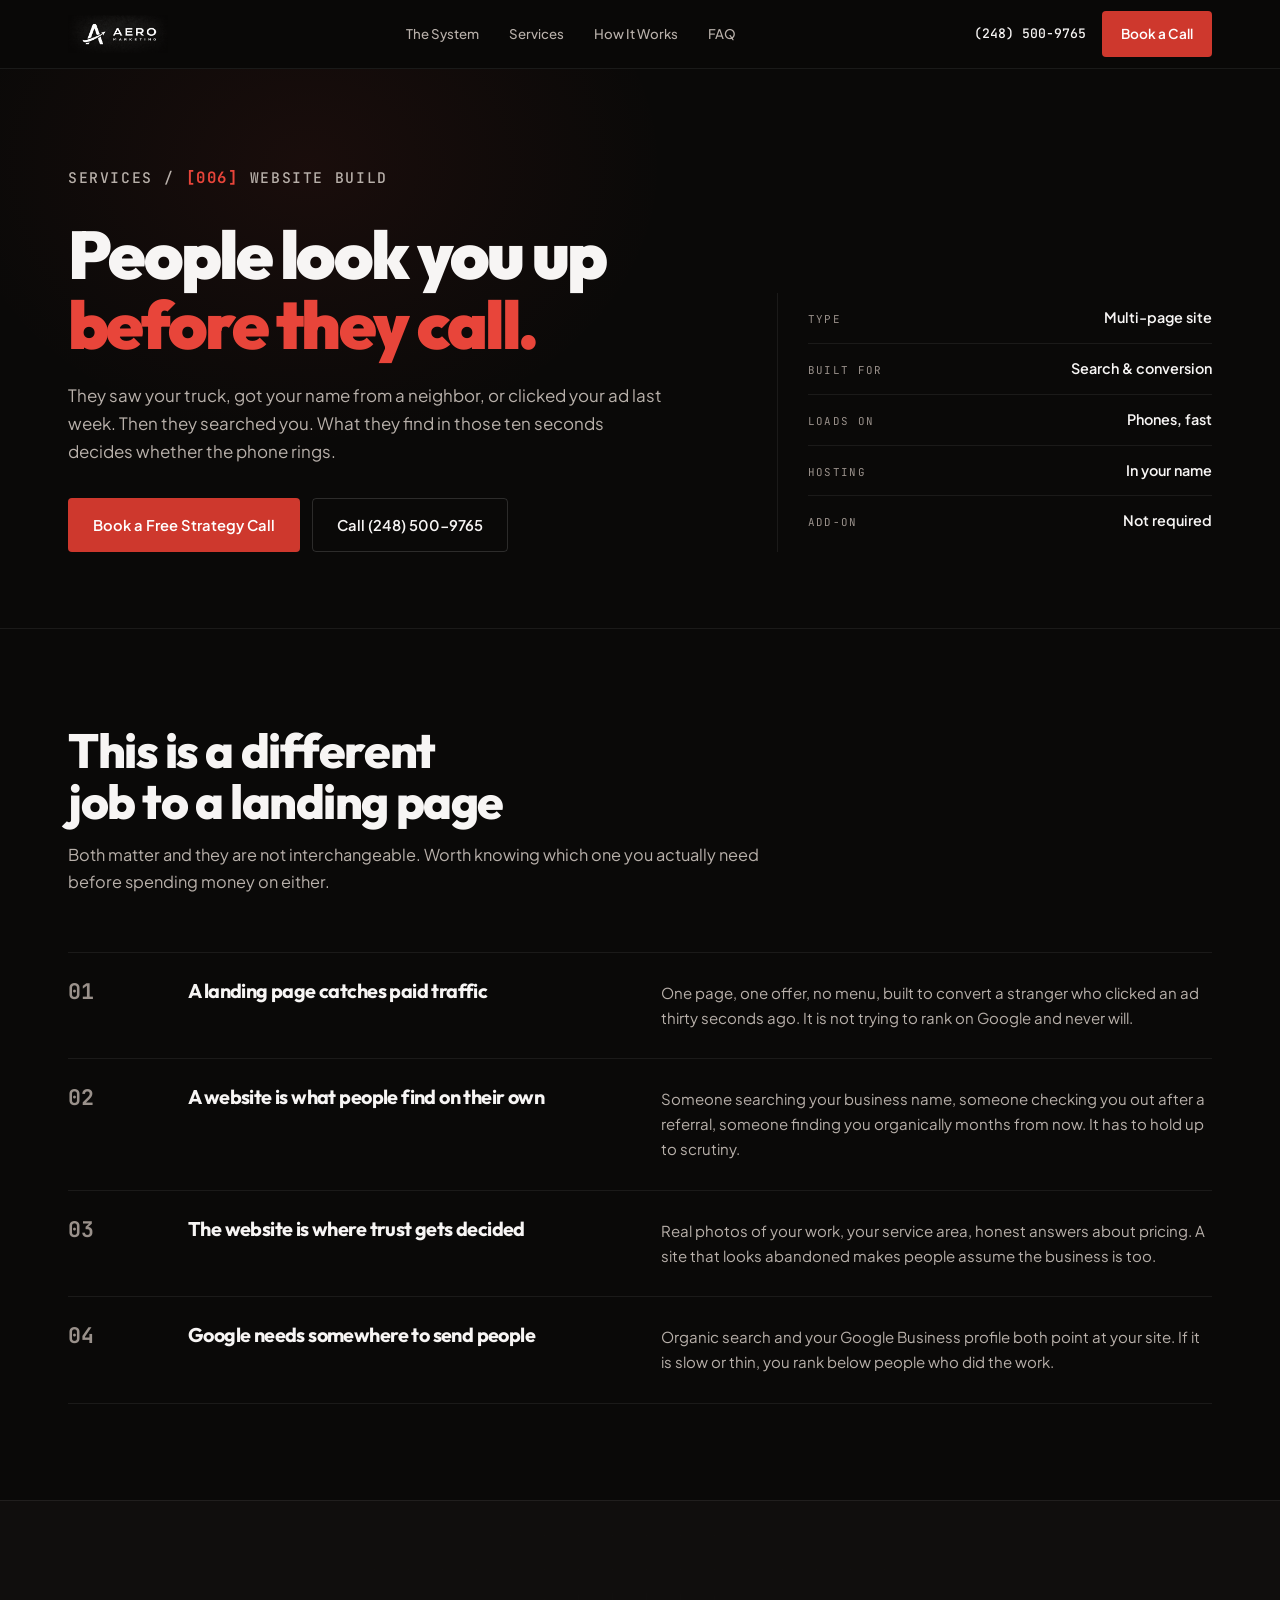
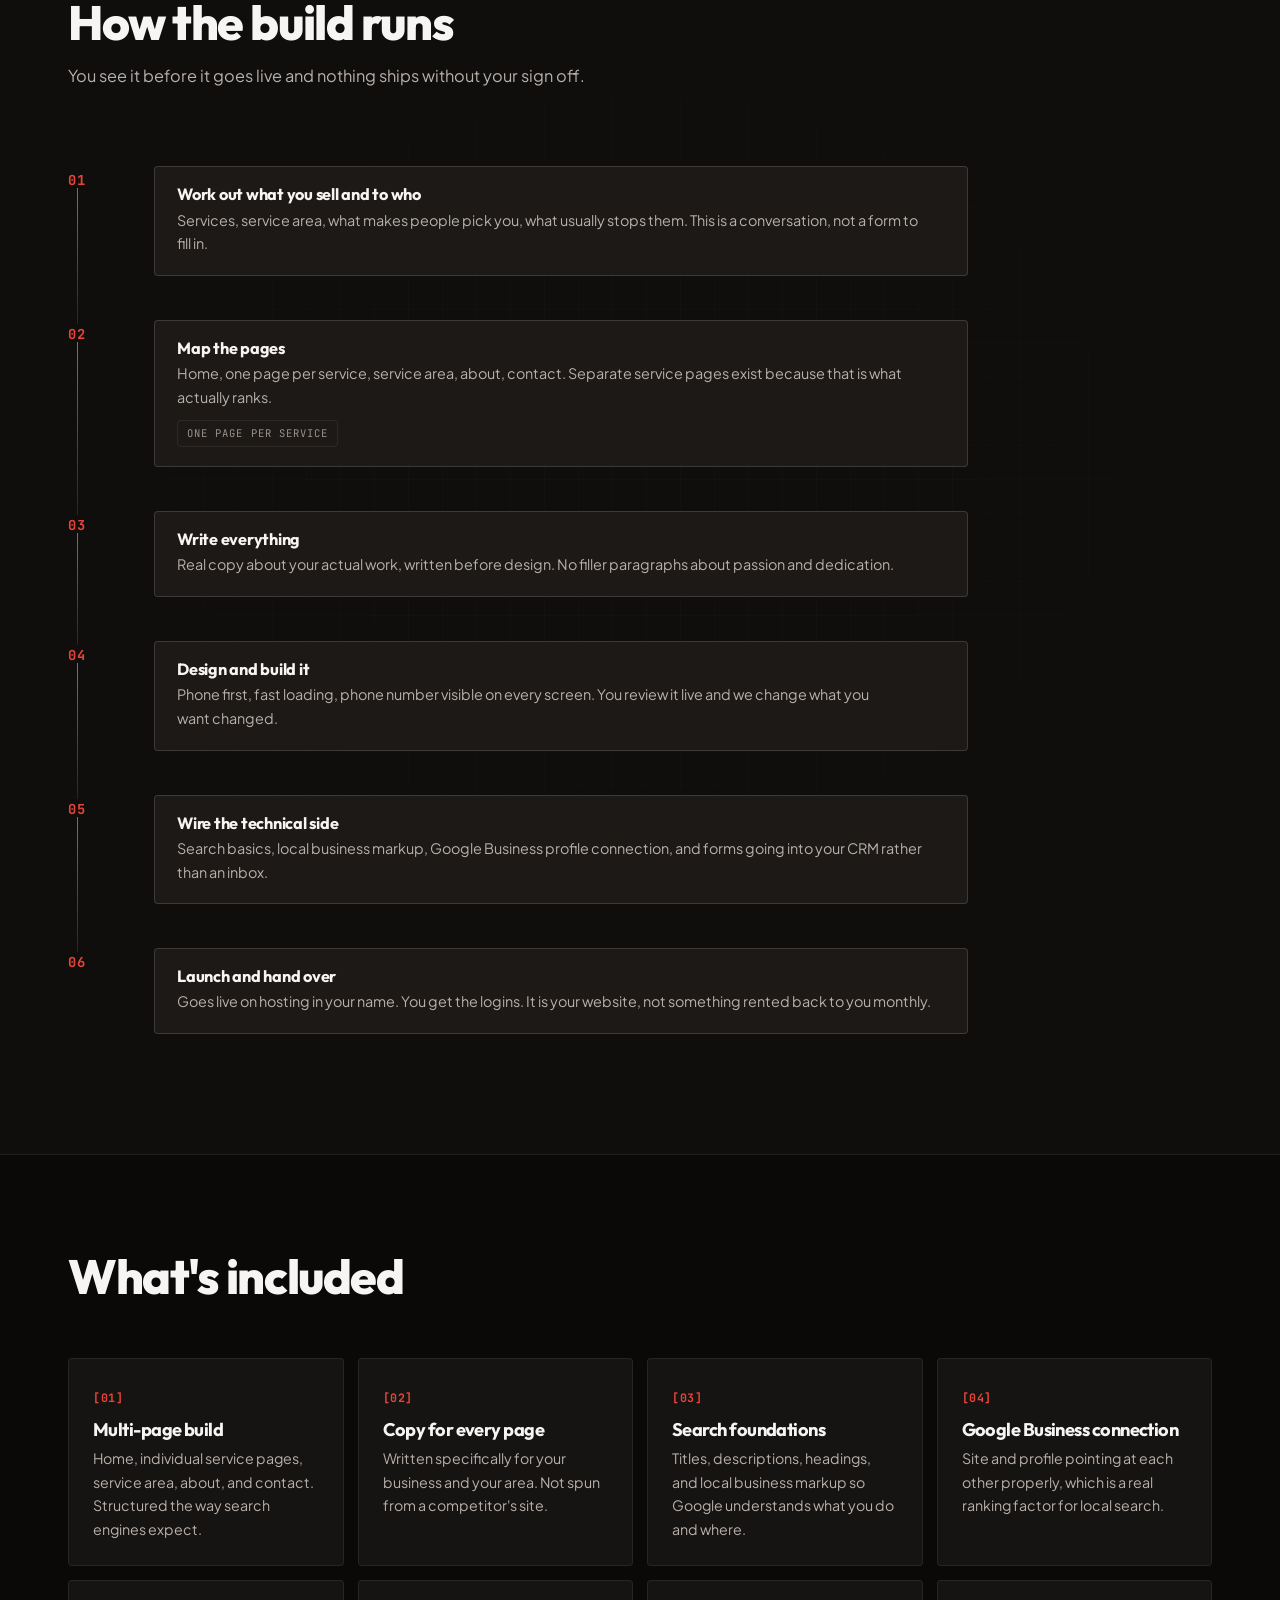
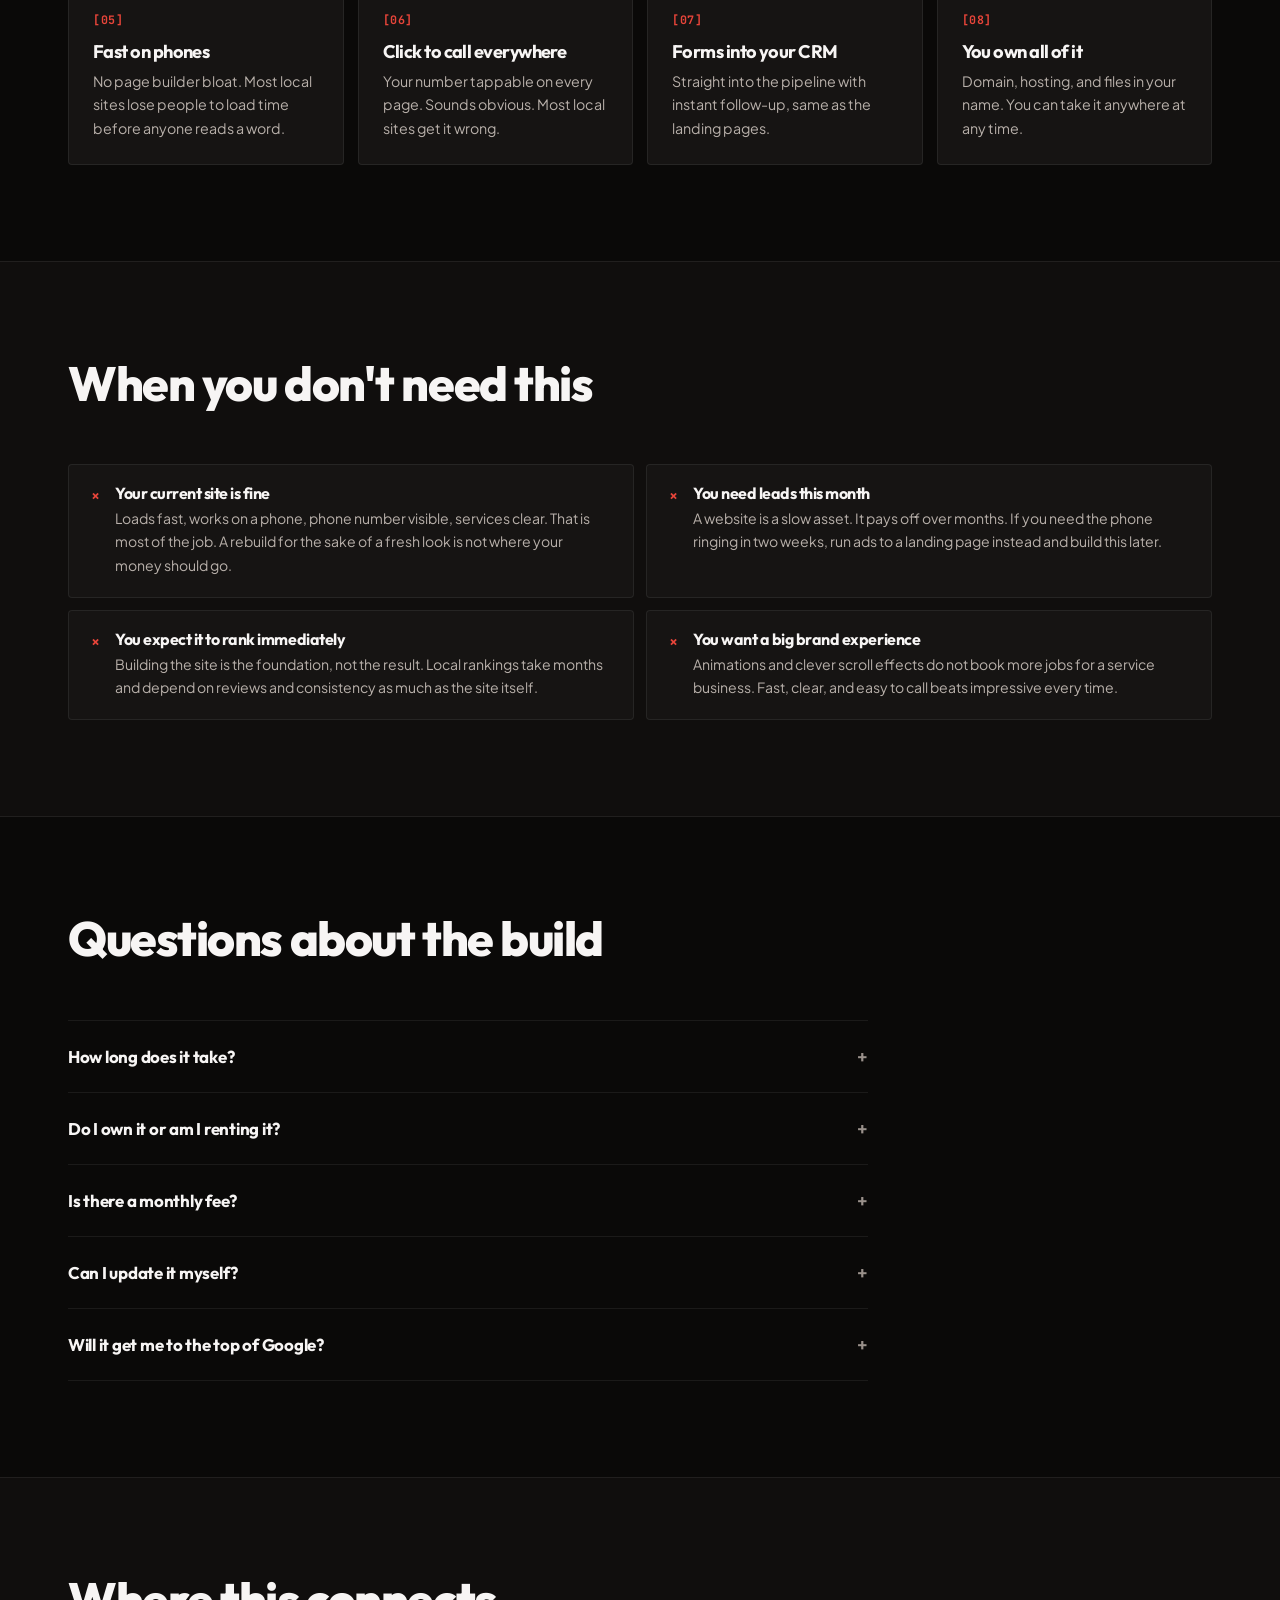
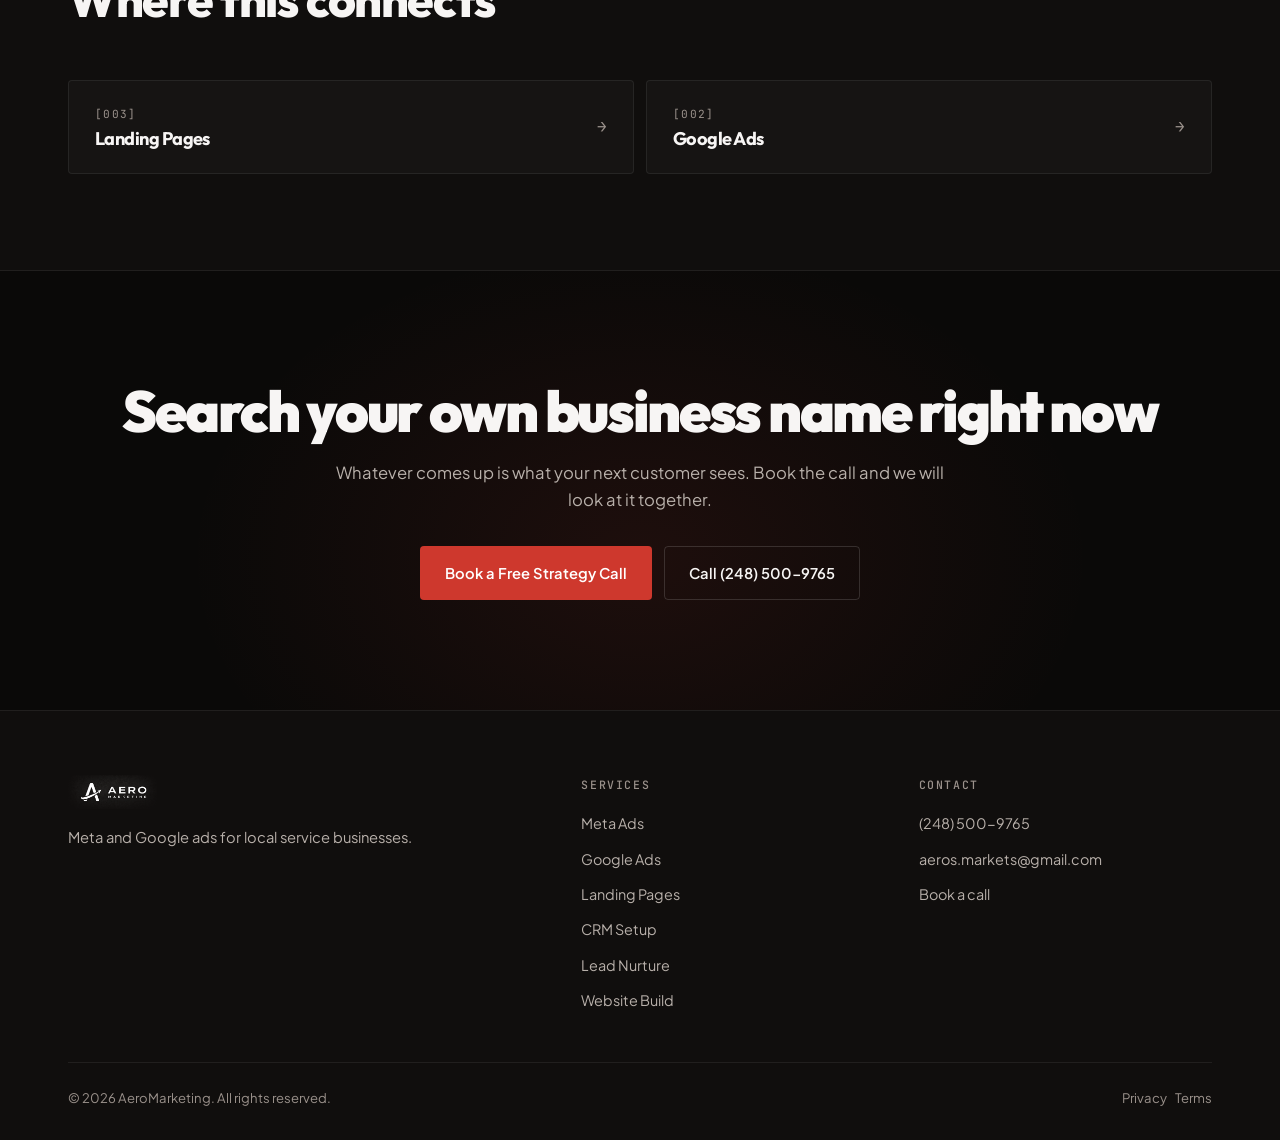
<file: websites.html>
<!DOCTYPE html>
<html lang="en">
<head>
<meta charset="UTF-8" />
<meta name="viewport" content="width=device-width, initial-scale=1.0" />
<title>Website Builds for Local Service Businesses | AeroMarketing</title>
<meta name="description" content="A local business website that loads fast, shows up on Google, and turns visitors into booked jobs. Built to be found, not just to exist." />
<meta property="og:title" content="Website Builds for Local Service Businesses | AeroMarketing" />
<meta property="og:description" content="A local business website that loads fast, shows up on Google, and turns visitors into booked jobs." />
<meta property="og:type" content="website" />
<meta property="og:image" content="og-image.png" />
<link rel="canonical" href="https://www.aeromarketing.org/websites.html" />
<link rel="icon" type="image/png" href="favicon.png" />
<link rel="preconnect" href="https://fonts.googleapis.com" />
<link rel="preconnect" href="https://fonts.gstatic.com" crossorigin />
<link href="https://fonts.googleapis.com/css2?family=Outfit:wght@500;700;800;900&family=Plus+Jakarta+Sans:wght@400;500;600;700&family=JetBrains+Mono:wght@400;500;700&display=swap" rel="stylesheet" />
<link rel="stylesheet" href="site.css" />
</head>
<body>

<header class="hdr">
  <div class="hdr-in">
    <a href="index.html" class="hdr-logo"><img src="logo.png" alt="AeroMarketing" /></a>
    <nav class="hdr-nav">
      <a href="index.html#machine">The System</a>
      <a href="index.html#services">Services</a>
      <a href="index.html#process">How It Works</a>
      <a href="index.html#faq">FAQ</a>
    </nav>
    <div class="hdr-r">
      <a href="tel:+12485009765" class="hdr-tel">(248) 500-9765</a>
      <a href="book.html" class="btn btn-p btn-s">Book a Call</a>
    </div>
  </div>
</header>

<section class="shero">
  <div class="wrap shero-in">
    <div>
      <div class="crumb rev"><a href="index.html">Services</a> <span>/</span> <span class="n">[006]</span> <span>Website Build</span></div>
      <h1 class="rev" data-d="1">People look you up <em>before they call.</em></h1>
      <p class="shero-sub rev" data-d="2">They saw your truck, got your name from a neighbor, or clicked your ad last week. Then they searched you. What they find in those ten seconds decides whether the phone rings.</p>
      <div class="shero-cta rev" data-d="3">
        <a href="book.html" class="btn btn-p">Book a Free Strategy Call</a>
        <a href="tel:+12485009765" class="btn btn-o">Call (248) 500-9765</a>
      </div>
    </div>
    <div class="rail rev" data-d="2">
      <div class="rail-row"><span class="rail-k">Type</span><span class="rail-v">Multi-page site</span></div>
      <div class="rail-row"><span class="rail-k">Built for</span><span class="rail-v">Search &amp; conversion</span></div>
      <div class="rail-row"><span class="rail-k">Loads on</span><span class="rail-v">Phones, fast</span></div>
      <div class="rail-row"><span class="rail-k">Hosting</span><span class="rail-v">In your name</span></div>
      <div class="rail-row"><span class="rail-k">Add-on</span><span class="rail-v">Not required</span></div>
    </div>
  </div>
</section>

<section class="sec">
  <div class="wrap">
    <div class="sec-hd">
      <h2 class="rev">This is a different job to a landing page</h2>
      <p class="rev" data-d="1">Both matter and they are not interchangeable. Worth knowing which one you actually need before spending money on either.</p>
    </div>
    <div class="ledger">
      <div class="led rev">
        <div class="led-n">01</div>
        <h3>A landing page catches paid traffic</h3>
        <p>One page, one offer, no menu, built to convert a stranger who clicked an ad thirty seconds ago. It is not trying to rank on Google and never will.</p>
      </div>
      <div class="led rev" data-d="1">
        <div class="led-n">02</div>
        <h3>A website is what people find on their own</h3>
        <p>Someone searching your business name, someone checking you out after a referral, someone finding you organically months from now. It has to hold up to scrutiny.</p>
      </div>
      <div class="led rev" data-d="2">
        <div class="led-n">03</div>
        <h3>The website is where trust gets decided</h3>
        <p>Real photos of your work, your service area, honest answers about pricing. A site that looks abandoned makes people assume the business is too.</p>
      </div>
      <div class="led rev" data-d="3">
        <div class="led-n">04</div>
        <h3>Google needs somewhere to send people</h3>
        <p>Organic search and your Google Business profile both point at your site. If it is slow or thin, you rank below people who did the work.</p>
      </div>
    </div>
  </div>
</section>

<section class="sec sec-alt">
  <div class="grid-tex"></div>
  <div class="wrap">
    <div class="sec-hd">
      <h2 class="rev">How the build runs</h2>
      <p class="rev" data-d="1">You see it before it goes live and nothing ships without your sign off.</p>
    </div>
    <div class="flow">
      <div class="step">
        <div class="step-n">01</div>
        <div class="step-b">
          <h4>Work out what you sell and to who</h4>
          <p>Services, service area, what makes people pick you, what usually stops them. This is a conversation, not a form to fill in.</p>
        </div>
      </div>
      <div class="step">
        <div class="step-n">02</div>
        <div class="step-b">
          <h4>Map the pages</h4>
          <p>Home, one page per service, service area, about, contact. Separate service pages exist because that is what actually ranks.</p>
          <span class="tag">One page per service</span>
        </div>
      </div>
      <div class="step">
        <div class="step-n">03</div>
        <div class="step-b">
          <h4>Write everything</h4>
          <p>Real copy about your actual work, written before design. No filler paragraphs about passion and dedication.</p>
        </div>
      </div>
      <div class="step">
        <div class="step-n">04</div>
        <div class="step-b">
          <h4>Design and build it</h4>
          <p>Phone first, fast loading, phone number visible on every screen. You review it live and we change what you want changed.</p>
        </div>
      </div>
      <div class="step">
        <div class="step-n">05</div>
        <div class="step-b">
          <h4>Wire the technical side</h4>
          <p>Search basics, local business markup, Google Business profile connection, and forms going into your CRM rather than an inbox.</p>
        </div>
      </div>
      <div class="step">
        <div class="step-n">06</div>
        <div class="step-b">
          <h4>Launch and hand over</h4>
          <p>Goes live on hosting in your name. You get the logins. It is your website, not something rented back to you monthly.</p>
        </div>
      </div>
    </div>
  </div>
</section>

<section class="sec">
  <div class="wrap">
    <div class="sec-hd"><h2 class="rev">What's included</h2></div>
    <div class="dlv-grid">
      <div class="dlv rev">
        <span class="dlv-n">[01]</span>
        <h3>Multi-page build</h3>
        <p>Home, individual service pages, service area, about, and contact. Structured the way search engines expect.</p>
      </div>
      <div class="dlv rev" data-d="1">
        <span class="dlv-n">[02]</span>
        <h3>Copy for every page</h3>
        <p>Written specifically for your business and your area. Not spun from a competitor's site.</p>
      </div>
      <div class="dlv rev" data-d="2">
        <span class="dlv-n">[03]</span>
        <h3>Search foundations</h3>
        <p>Titles, descriptions, headings, and local business markup so Google understands what you do and where.</p>
      </div>
      <div class="dlv rev" data-d="3">
        <span class="dlv-n">[04]</span>
        <h3>Google Business connection</h3>
        <p>Site and profile pointing at each other properly, which is a real ranking factor for local search.</p>
      </div>
      <div class="dlv rev">
        <span class="dlv-n">[05]</span>
        <h3>Fast on phones</h3>
        <p>No page builder bloat. Most local sites lose people to load time before anyone reads a word.</p>
      </div>
      <div class="dlv rev" data-d="1">
        <span class="dlv-n">[06]</span>
        <h3>Click to call everywhere</h3>
        <p>Your number tappable on every page. Sounds obvious. Most local sites get it wrong.</p>
      </div>
      <div class="dlv rev" data-d="2">
        <span class="dlv-n">[07]</span>
        <h3>Forms into your CRM</h3>
        <p>Straight into the pipeline with instant follow-up, same as the landing pages.</p>
      </div>
      <div class="dlv rev" data-d="3">
        <span class="dlv-n">[08]</span>
        <h3>You own all of it</h3>
        <p>Domain, hosting, and files in your name. You can take it anywhere at any time.</p>
      </div>
    </div>
  </div>
</section>

<section class="sec sec-alt">
  <div class="wrap">
    <div class="sec-hd"><h2 class="rev">When you don't need this</h2></div>
    <div class="not-grid">
      <div class="not rev">
        <span class="not-x">&times;</span>
        <div>
          <h4>Your current site is fine</h4>
          <p>Loads fast, works on a phone, phone number visible, services clear. That is most of the job. A rebuild for the sake of a fresh look is not where your money should go.</p>
        </div>
      </div>
      <div class="not rev" data-d="1">
        <span class="not-x">&times;</span>
        <div>
          <h4>You need leads this month</h4>
          <p>A website is a slow asset. It pays off over months. If you need the phone ringing in two weeks, run ads to a landing page instead and build this later.</p>
        </div>
      </div>
      <div class="not rev" data-d="2">
        <span class="not-x">&times;</span>
        <div>
          <h4>You expect it to rank immediately</h4>
          <p>Building the site is the foundation, not the result. Local rankings take months and depend on reviews and consistency as much as the site itself.</p>
        </div>
      </div>
      <div class="not rev" data-d="3">
        <span class="not-x">&times;</span>
        <div>
          <h4>You want a big brand experience</h4>
          <p>Animations and clever scroll effects do not book more jobs for a service business. Fast, clear, and easy to call beats impressive every time.</p>
        </div>
      </div>
    </div>
  </div>
</section>

<section class="sec">
  <div class="wrap">
    <div class="sec-hd"><h2 class="rev">Questions about the build</h2></div>
    <div class="faq">
      <div class="fq rev">
        <button class="fq-q">How long does it take?<span class="fq-i">+</span></button>
        <div class="fq-a"><div><p>Usually two to four weeks. The variable is almost never the build, it is how fast photos and answers come back from your side. People who turn things around quickly get live quickly.</p></div></div>
      </div>
      <div class="fq rev">
        <button class="fq-q">Do I own it or am I renting it?<span class="fq-i">+</span></button>
        <div class="fq-a"><div><p>You own it. Domain and hosting in your name, files handed over. Plenty of agencies build local sites they keep control of so you can never leave. That is not how this works.</p></div></div>
      </div>
      <div class="fq rev">
        <button class="fq-q">Is there a monthly fee?<span class="fq-i">+</span></button>
        <div class="fq-a"><div><p>Hosting and domain renewal are yours and they are small, usually a few dollars a month. There is no mandatory monthly maintenance charge. If you want ongoing changes handled we can arrange that, but it is optional and it is not baked in.</p></div></div>
      </div>
      <div class="fq rev">
        <button class="fq-q">Can I update it myself?<span class="fq-i">+</span></button>
        <div class="fq-a"><div><p>For text and photo swaps, yes, and I will show you how. For structural changes it is faster to ask me. Be honest about whether you will actually maintain it, because most people never log in again.</p></div></div>
      </div>
      <div class="fq rev">
        <button class="fq-q">Will it get me to the top of Google?<span class="fq-i">+</span></button>
        <div class="fq-a"><div><p>The site gets built so it can rank. Whether it does depends on your competition, your reviews, and time. Anyone promising you position one for a specific term is selling you something they cannot control.</p></div></div>
      </div>
    </div>
  </div>
</section>

<section class="sec sec-alt">
  <div class="wrap">
    <div class="sec-hd"><h2 class="rev">Where this connects</h2></div>
    <div class="nxt-grid">
      <a href="landing-pages.html" class="nxt rev">
        <div><span class="nxt-k">[003]</span><h4>Landing Pages</h4></div>
        <span class="nxt-go">&rarr;</span>
      </a>
      <a href="google-ads.html" class="nxt rev" data-d="1">
        <div><span class="nxt-k">[002]</span><h4>Google Ads</h4></div>
        <span class="nxt-go">&rarr;</span>
      </a>
    </div>
  </div>
</section>

<section class="fcta">
  <div class="wrap fcta-in">
    <h2 class="rev">Search your own business name right now</h2>
    <p class="rev" data-d="1">Whatever comes up is what your next customer sees. Book the call and we will look at it together.</p>
    <div class="fcta-cta rev" data-d="2">
      <a href="book.html" class="btn btn-p">Book a Free Strategy Call</a>
      <a href="tel:+12485009765" class="btn btn-o">Call (248) 500-9765</a>
    </div>
  </div>
</section>

<footer class="ftr">
  <div class="wrap">
    <div class="ftr-top">
      <div>
        <div class="ftr-logo"><img src="logo.png" alt="AeroMarketing" /></div>
        <p class="ftr-tag">Meta and Google ads for local service businesses.</p>
      </div>
      <div>
        <h5>Services</h5>
        <ul>
          <li><a href="meta-ads.html">Meta Ads</a></li>
          <li><a href="google-ads.html">Google Ads</a></li>
          <li><a href="landing-pages.html">Landing Pages</a></li>
          <li><a href="ghl-crm.html">CRM Setup</a></li>
          <li><a href="lead-nurture.html">Lead Nurture</a></li>
          <li><a href="websites.html">Website Build</a></li>
        </ul>
      </div>
      <div>
        <h5>Contact</h5>
        <ul>
          <li><a href="tel:+12485009765">(248) 500-9765</a></li>
          <li><a href="mailto:aeros.markets@gmail.com">aeros.markets@gmail.com</a></li>
          <li><a href="book.html">Book a call</a></li>
        </ul>
      </div>
    </div>
    <div class="ftr-btm">
      <span>&copy; <span id="yr">2026</span> AeroMarketing. All rights reserved.</span>
      <span><a href="privacy.html">Privacy</a> &nbsp;&nbsp; <a href="terms.html">Terms</a></span>
    </div>
  </div>
</footer>

<div class="msb">
  <a href="tel:+12485009765" class="btn btn-o">Call Now</a>
  <a href="book.html" class="btn btn-p">Book a Call</a>
</div>

<script src="site.js"></script>
<!-- GHL Chat Widget -->
<script src="https://widgets.leadconnectorhq.com/loader.js" data-resources-url="https://widgets.leadconnectorhq.com/chat-widget/loader.js" data-widget-id="6a432f056112ba37bb6cda85" data-source="WEB_USER"></script>
</body>
</html>
</file>
<file: site.css>
/* AeroMarketing shared design system / service pages */
:root{
  --bg:#0A0908;
  --bg-alt:#100E0D;
  --card:#161413;
  --card-hi:#1C1917;
  --accent:#E8453A;
  --accent-btn:#CE382D;
  --accent-btn-h:#B62F26;
  --heading:#F7F5F4;
  --body:#B8B0AA;
  --muted:#9A918B;
  --border:rgba(255,255,255,0.07);
  --border-hi:rgba(255,255,255,0.14);
  --radius:4px;
  --font-d:'Outfit',sans-serif;
  --font-b:'Plus Jakarta Sans',sans-serif;
  --font-m:'JetBrains Mono',monospace;
  --max:1200px;
  --ease:cubic-bezier(0.23,1,0.32,1);
}

*,*::before,*::after{box-sizing:border-box;margin:0;padding:0}
html{scroll-behavior:smooth;-webkit-text-size-adjust:100%}
body{font-family:var(--font-b);background:var(--bg);color:var(--body);
  line-height:1.65;-webkit-font-smoothing:antialiased;overflow-x:hidden}
h1,h2,h3,h4{font-family:var(--font-d);color:var(--heading);line-height:1.05;
  letter-spacing:-0.03em;text-wrap:balance}
p{text-wrap:pretty}
a{color:inherit;text-decoration:none}
img{display:block;max-width:100%;height:auto}
::selection{background:var(--accent);color:#fff}

.wrap{max-width:var(--max);margin:0 auto;padding:0 28px}
.mono{font-family:var(--font-m);font-size:.7rem;font-weight:500;
  letter-spacing:.16em;text-transform:uppercase;color:var(--muted)}

/* ---- HEADER ---- */
.hdr{position:sticky;top:0;z-index:100;background:rgba(10,9,8,.82);
  backdrop-filter:blur(14px);border-bottom:1px solid var(--border)}
.hdr-in{max-width:var(--max);margin:0 auto;padding:0 28px;height:68px;
  display:flex;align-items:center;justify-content:space-between;gap:24px}
.hdr-logo img{height:38px;width:auto;mix-blend-mode:screen}
.hdr-nav{display:flex;align-items:center;gap:30px}
.hdr-nav a{font-size:.83rem;font-weight:500;color:var(--body);transition:color .18s var(--ease)}
.hdr-r{display:flex;align-items:center;gap:16px}
.hdr-tel{font-family:var(--font-m);font-size:.82rem;font-weight:500;color:var(--heading);white-space:nowrap}

/* ---- BUTTONS ---- */
.btn{display:inline-flex;align-items:center;justify-content:center;gap:9px;
  font-family:var(--font-b);font-weight:600;font-size:.92rem;padding:14px 24px;
  border-radius:var(--radius);min-height:48px;border:1px solid transparent;
  cursor:pointer;text-align:center;
  transition:background .18s var(--ease),border-color .18s var(--ease),transform .16s var(--ease)}
.btn-p{background:var(--accent-btn);color:#fff}
.btn-o{background:transparent;color:var(--heading);border-color:var(--border-hi)}
.btn-s{padding:11px 18px;min-height:42px;font-size:.85rem}
.btn:active{transform:scale(.975);transition-duration:100ms}
@media (hover:hover) and (pointer:fine){
  .btn-p:hover{background:var(--accent-btn-h)}
  .btn-o:hover{border-color:var(--heading);background:rgba(255,255,255,.04)}
  .hdr-nav a:hover{color:var(--heading)}
}

/* ---- REVEAL ---- */
@media (prefers-reduced-motion:no-preference){
  .rev{opacity:0;transform:translateY(20px);
    transition:opacity .62s var(--ease),transform .62s var(--ease)}
  .rev.on{opacity:1;transform:none}
  .rev[data-d="1"]{transition-delay:60ms}
  .rev[data-d="2"]{transition-delay:120ms}
  .rev[data-d="3"]{transition-delay:180ms}
  .rev[data-d="4"]{transition-delay:240ms}
}

/* ---- SERVICE PAGE HERO ---- */
.shero{position:relative;padding:96px 0 76px;overflow:hidden;
  border-bottom:1px solid var(--border)}
.shero::before{content:'';position:absolute;top:-40%;left:-8%;
  width:820px;height:640px;pointer-events:none;
  background:radial-gradient(ellipse at center,rgba(232,69,58,.07) 0%,transparent 62%)}
.shero-in{position:relative;display:grid;grid-template-columns:1.2fr .8fr;
  gap:56px;align-items:end}
.crumb{display:flex;align-items:center;gap:11px;margin-bottom:28px;
  font-family:var(--font-m);font-size:.92rem;font-weight:500;letter-spacing:.11em;
  text-transform:uppercase;color:var(--body)}
.crumb a{color:var(--body);transition:color .18s var(--ease)}
@media (hover:hover) and (pointer:fine){.crumb a:hover{color:var(--heading)}}
.crumb .n{color:var(--accent);font-weight:700;font-size:.98rem}
@media (max-width:720px){.crumb{font-size:.8rem;gap:8px}.crumb .n{font-size:.85rem}}
.shero h1{font-size:clamp(2.5rem,5.6vw,4.2rem);font-weight:900;
  letter-spacing:-.04em;margin-bottom:22px}
.shero h1 em{font-style:normal;color:var(--accent)}
.shero-sub{font-size:1.06rem;max-width:50ch;margin-bottom:32px}
.shero-cta{display:flex;flex-wrap:wrap;gap:12px}

/* spec rail */
.rail{border-left:1px solid var(--border);padding-left:30px;padding-bottom:6px}
.rail-row{display:flex;justify-content:space-between;align-items:baseline;
  gap:16px;padding:13px 0;border-bottom:1px solid var(--border)}
.rail-row:last-child{border-bottom:0}
.rail-k{font-family:var(--font-m);font-size:.68rem;letter-spacing:.12em;
  text-transform:uppercase;color:var(--muted)}
.rail-v{font-size:.9rem;font-weight:600;color:var(--heading);text-align:right}

/* ---- SECTIONS ---- */
.sec{padding:96px 0;position:relative}
.sec-alt{background:var(--bg-alt);border-top:1px solid var(--border);
  border-bottom:1px solid var(--border)}
.sec-hd{max-width:60ch;margin-bottom:56px}
.sec-hd h2{font-size:clamp(2rem,4.2vw,3rem);font-weight:800;margin-bottom:16px}
.sec-hd p{font-size:1.02rem}

/* graph paper */
.grid-tex{position:absolute;inset:0;pointer-events:none;opacity:.5;
  background-image:linear-gradient(rgba(255,255,255,.028) 1px,transparent 1px),
                   linear-gradient(90deg,rgba(255,255,255,.028) 1px,transparent 1px);
  background-size:34px 34px;
  -webkit-mask-image:radial-gradient(ellipse 78% 62% at 50% 45%,#000 30%,transparent 78%);
  mask-image:radial-gradient(ellipse 78% 62% at 50% 45%,#000 30%,transparent 78%)}

/* ---- WORKFLOW DIAGRAM ---- */
.flow{position:relative;display:grid;gap:0;max-width:900px}
.step{position:relative;display:grid;grid-template-columns:64px 1fr;
  gap:22px;padding:20px 0 24px}
.step-n{font-family:var(--font-m);font-size:.86rem;font-weight:700;
  letter-spacing:.04em;color:var(--muted);padding-top:3px;
  transition:color .5s var(--ease)}
.step.on .step-n{color:var(--accent)}
.step-b{background:var(--card);border:1px solid var(--border);
  border-radius:var(--radius);padding:19px 22px;position:relative;
  transition:border-color .5s var(--ease),background .5s var(--ease)}
.step.on .step-b{border-color:var(--border-hi);background:var(--card-hi)}
.step-b h4{font-size:1.02rem;font-weight:700;letter-spacing:-.015em;margin-bottom:5px}
.step-b p{font-size:.9rem;margin:0}
.step-b .tag{display:inline-block;margin-top:10px;font-family:var(--font-m);
  font-size:.66rem;letter-spacing:.1em;text-transform:uppercase;
  color:var(--muted);border:1px solid var(--border);
  border-radius:var(--radius);padding:4px 9px}
.step::after{content:'';position:absolute;left:9px;top:42px;bottom:-24px;width:1px;
  background:linear-gradient(180deg,var(--accent) 0%,rgba(232,69,58,.22) 100%);
  transform:scaleY(0);transform-origin:top;transition:transform .55s var(--ease)}
.step:last-child::after{display:none}
.step.on::after{transform:scaleY(1)}
@media (prefers-reduced-motion:reduce){
  .step::after{transform:scaleY(1)}
  .step .step-n,.step .step-b{transition:none}
}
.flow-foot{margin-top:34px;max-width:900px;padding:22px 26px;
  border-radius:var(--radius);border:1px solid rgba(232,69,58,.28);
  background:rgba(232,69,58,.05)}
.flow-foot p{color:var(--heading);font-size:1rem;font-weight:500;margin:0}

/* ---- LEDGER ROWS ---- */
.ledger{border-top:1px solid var(--border)}
.led{display:grid;grid-template-columns:88px 1fr 1.25fr;gap:32px;
  align-items:start;padding:28px 0;border-bottom:1px solid var(--border)}
.led-n{font-family:var(--font-m);font-size:1.35rem;font-weight:700;
  color:var(--muted);line-height:1}
.led h3{font-size:1.24rem;font-weight:700}
.led p{font-size:.94rem;margin:0}

/* ---- DELIVERABLE CARDS ---- */
.dlv-grid{display:grid;grid-template-columns:repeat(auto-fit,minmax(260px,1fr));gap:14px}
.dlv{background:var(--card);border:1px solid var(--border);
  border-radius:var(--radius);padding:24px;
  transition:border-color .22s var(--ease),background .22s var(--ease)}
@media (hover:hover) and (pointer:fine){
  .dlv:hover{border-color:var(--border-hi);background:var(--card-hi)}
}
.dlv-n{font-family:var(--font-m);font-size:.73rem;font-weight:700;
  color:var(--accent);letter-spacing:.05em}
.dlv h3{font-size:1.14rem;font-weight:700;margin:11px 0 8px}
.dlv p{font-size:.89rem;margin:0}

/* ---- NOT US ---- */
.not-grid{display:grid;grid-template-columns:1fr 1fr;gap:12px}
.not{display:flex;gap:15px;align-items:flex-start;padding:20px 22px;
  border:1px solid var(--border);border-radius:var(--radius);background:var(--card)}
.not-x{font-family:var(--font-m);font-size:.95rem;font-weight:700;
  color:var(--accent);line-height:1.4;flex:none}
.not h4{font-size:1rem;font-weight:700;margin-bottom:5px}
.not p{font-size:.88rem;margin:0}

/* ---- FAQ ---- */
.faq{max-width:800px;border-top:1px solid var(--border)}
.fq{border-bottom:1px solid var(--border)}
.fq-q{width:100%;background:none;border:0;cursor:pointer;text-align:left;
  display:flex;justify-content:space-between;align-items:center;gap:24px;
  padding:24px 0;font-family:var(--font-d);font-size:1.06rem;font-weight:700;
  color:var(--heading);letter-spacing:-.015em}
.fq-i{font-family:var(--font-m);font-size:1.1rem;color:var(--muted);flex:none;
  transition:transform .28s var(--ease),color .28s var(--ease)}
.fq.open .fq-i{transform:rotate(45deg);color:var(--accent)}
.fq-a{display:grid;grid-template-rows:0fr;transition:grid-template-rows .34s var(--ease)}
.fq.open .fq-a{grid-template-rows:1fr}
.fq-a>div{overflow:hidden}
.fq-a p{padding-bottom:24px;font-size:.94rem;max-width:66ch}
@media (prefers-reduced-motion:reduce){.fq-a{transition:none}}

/* ---- NEXT SERVICE NAV ---- */
.nxt-grid{display:grid;grid-template-columns:repeat(auto-fit,minmax(240px,1fr));gap:12px}
.nxt{display:flex;justify-content:space-between;align-items:center;gap:20px;
  padding:24px 26px;background:var(--card);border:1px solid var(--border);
  border-radius:var(--radius);
  transition:border-color .22s var(--ease),background .22s var(--ease)}
@media (hover:hover) and (pointer:fine){
  .nxt:hover{border-color:var(--border-hi);background:var(--card-hi)}
  .nxt:hover .nxt-go{color:var(--accent)}
}
.nxt-k{font-family:var(--font-m);font-size:.7rem;letter-spacing:.12em;
  text-transform:uppercase;color:var(--muted);display:block;margin-bottom:6px}
.nxt h4{font-size:1.14rem;font-weight:700}
.nxt-go{font-family:var(--font-m);font-size:1rem;color:var(--muted);
  transition:color .22s var(--ease)}

/* ---- FINAL CTA ---- */
.fcta{position:relative;padding:110px 0;text-align:center;overflow:hidden}
.fcta::before{content:'';position:absolute;bottom:-45%;left:50%;
  transform:translateX(-50%);width:1000px;height:700px;pointer-events:none;
  background:radial-gradient(ellipse at center,rgba(232,69,58,.09) 0%,transparent 64%)}
.fcta-in{position:relative}
.fcta h2{font-size:clamp(2.1rem,5vw,3.6rem);font-weight:900;
  letter-spacing:-.04em;margin-bottom:18px}
.fcta p{font-size:1.04rem;max-width:52ch;margin:0 auto 32px}
.fcta-cta{display:flex;flex-wrap:wrap;gap:12px;justify-content:center}

/* ---- FOOTER ---- */
.ftr{border-top:1px solid var(--border);padding:64px 0 32px;background:var(--bg-alt)}
.ftr-top{display:grid;grid-template-columns:1.6fr 1fr 1fr;gap:44px;margin-bottom:48px}
.ftr-logo img{height:34px;width:auto;mix-blend-mode:screen;margin-bottom:16px}
.ftr-tag{font-size:.92rem;max-width:34ch}
.ftr h5{font-family:var(--font-m);font-size:.72rem;font-weight:500;
  letter-spacing:.14em;text-transform:uppercase;color:var(--muted);margin-bottom:16px}
.ftr ul{list-style:none;display:grid;gap:9px}
.ftr ul a{font-size:.9rem;color:var(--body);transition:color .18s var(--ease)}
@media (hover:hover) and (pointer:fine){.ftr ul a:hover{color:var(--heading)}}
.ftr-btm{border-top:1px solid var(--border);padding-top:24px;display:flex;
  justify-content:space-between;flex-wrap:wrap;gap:14px;font-size:.82rem;color:var(--muted)}
.ftr-btm a{color:var(--muted)}

.msb{display:none}

/* ---- RESPONSIVE ---- */
@media (max-width:1000px){
  .shero-in{grid-template-columns:1fr;gap:40px;align-items:start}
  .rail{border-left:0;border-top:1px solid var(--border);padding-left:0;padding-top:8px}
  .ftr-top{grid-template-columns:1fr 1fr}
}
@media (max-width:820px){.hdr-nav{display:none}}
@media (max-width:720px){
  .wrap{padding:0 20px}
  .shero{padding:64px 0 56px}
  .sec{padding:72px 0}
  .sec-hd{margin-bottom:40px}
  .not-grid,.nxt-grid{grid-template-columns:1fr}
  .led{grid-template-columns:52px 1fr;gap:14px 18px}
  .led p{grid-column:2}
  .step{grid-template-columns:44px 1fr;gap:14px}
  .step::after{left:7px}
  .fcta{padding:72px 0}
  .ftr-top{grid-template-columns:1fr;gap:34px}
  .hdr-tel{display:none}
  body{padding-bottom:76px}
  .msb{display:flex;position:fixed;bottom:0;left:0;right:0;z-index:200;gap:10px;
    padding:12px 16px;background:rgba(16,14,13,.96);backdrop-filter:blur(14px);
    border-top:1px solid var(--border)}
  .msb .btn{flex:1;padding:12px 14px}
}

/* ---- LEGAL PAGES ---- */
.legal{padding:80px 0 96px;position:relative}
.legal-in{max-width:760px;margin:0 auto;padding:0 28px}
.legal-hd{padding-bottom:34px;margin-bottom:44px;border-bottom:1px solid var(--border)}
.legal-hd h1{font-size:clamp(2.2rem,5vw,3.4rem);font-weight:900;
  letter-spacing:-.04em;margin-bottom:16px}
.legal-meta{font-family:var(--font-m);font-size:.76rem;letter-spacing:.12em;
  text-transform:uppercase;color:var(--muted)}
.legal-section{margin-bottom:40px}
.legal-section h2{font-size:1.3rem;font-weight:700;margin-bottom:14px;
  letter-spacing:-.02em}
.legal-section h3{font-size:1.04rem;font-weight:700;margin:22px 0 10px}
.legal-section p{font-size:.98rem;margin-bottom:14px;max-width:70ch}
.legal-section ul,.legal-section ol{margin:0 0 16px 20px}
.legal-section li{font-size:.98rem;margin-bottom:9px;max-width:68ch}
.legal-section a{color:var(--accent);text-decoration:underline;
  text-underline-offset:3px}
.legal-section strong{color:var(--heading);font-weight:600}
.legal-callout{border:1px solid rgba(232,69,58,.28);background:rgba(232,69,58,.05);
  border-radius:var(--radius);padding:22px 26px;margin:24px 0}
.legal-callout p{color:var(--heading);margin-bottom:10px}
.legal-callout p:last-child{margin-bottom:0}
.legal-callout strong{color:var(--heading)}
@media (max-width:720px){
  .legal{padding:52px 0 68px}
  .legal-in{padding:0 20px}
  .legal-hd{margin-bottom:32px;padding-bottom:26px}
}
</file>
